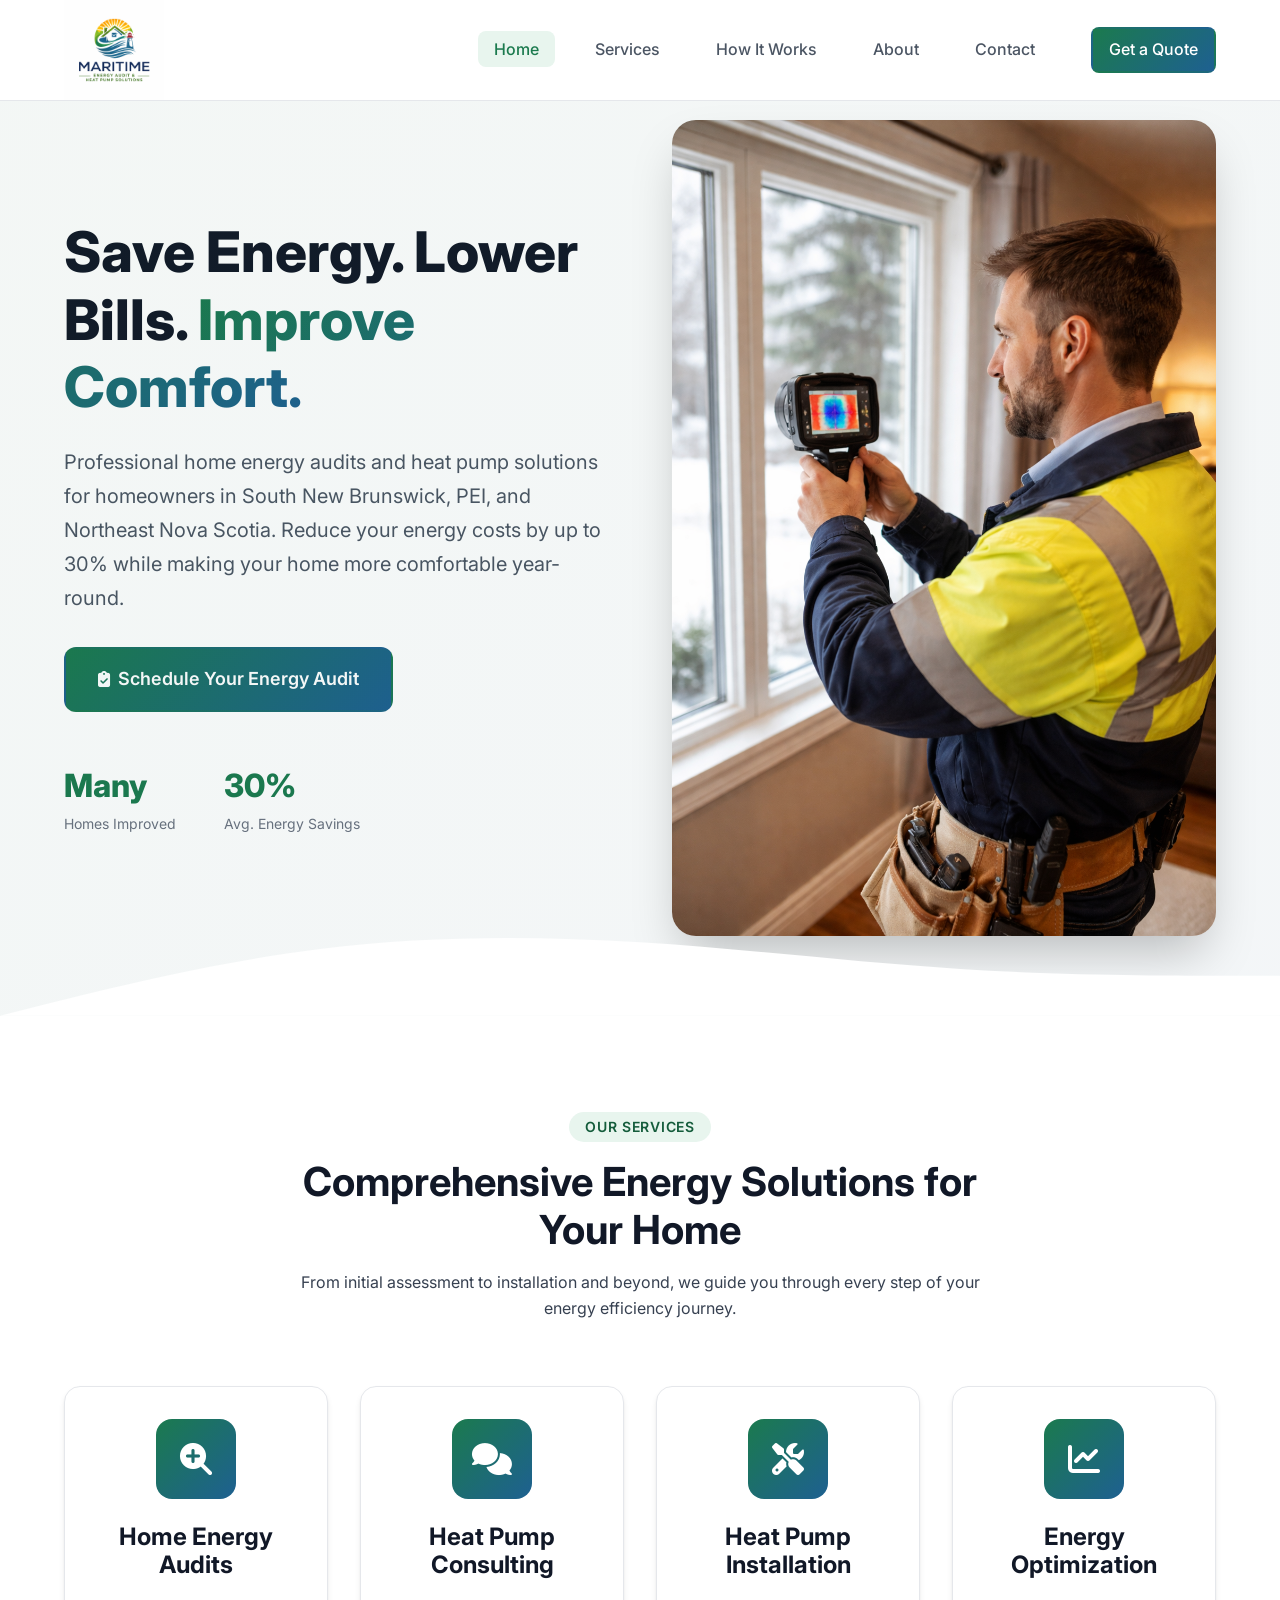
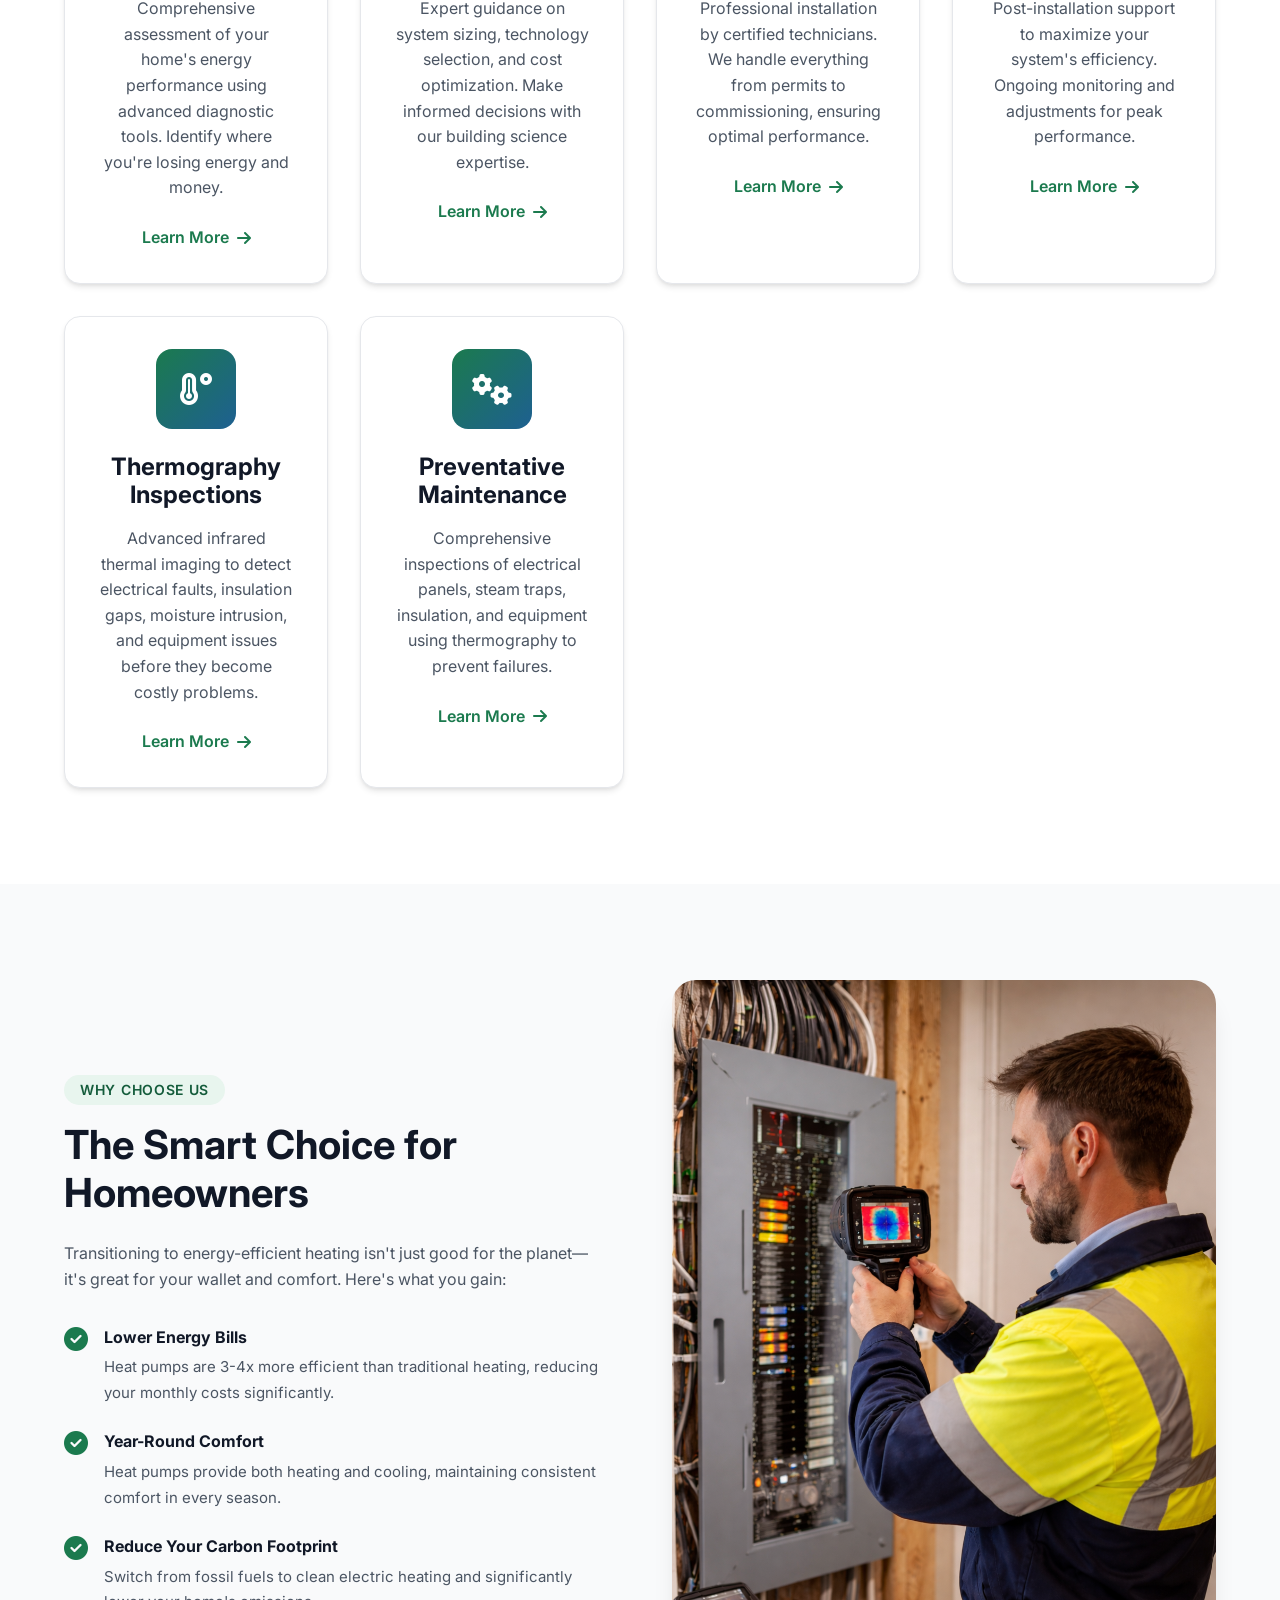
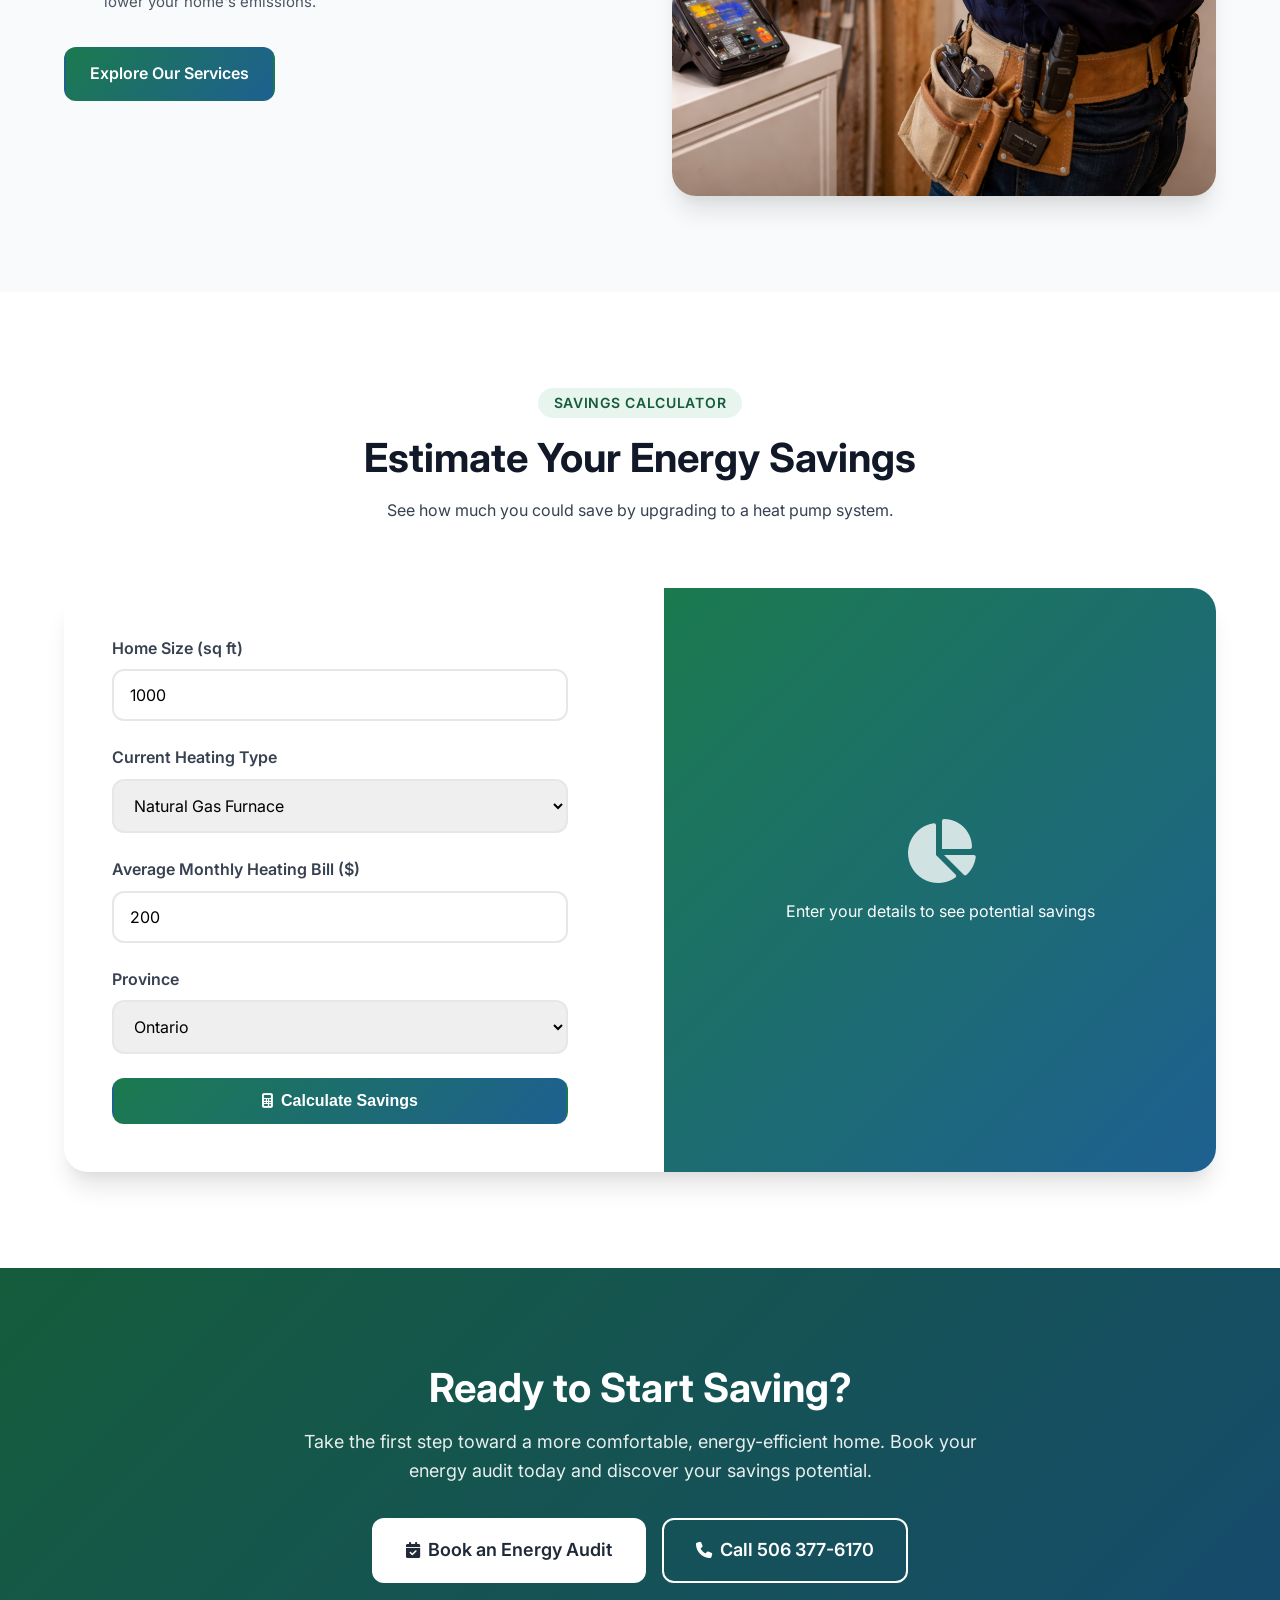
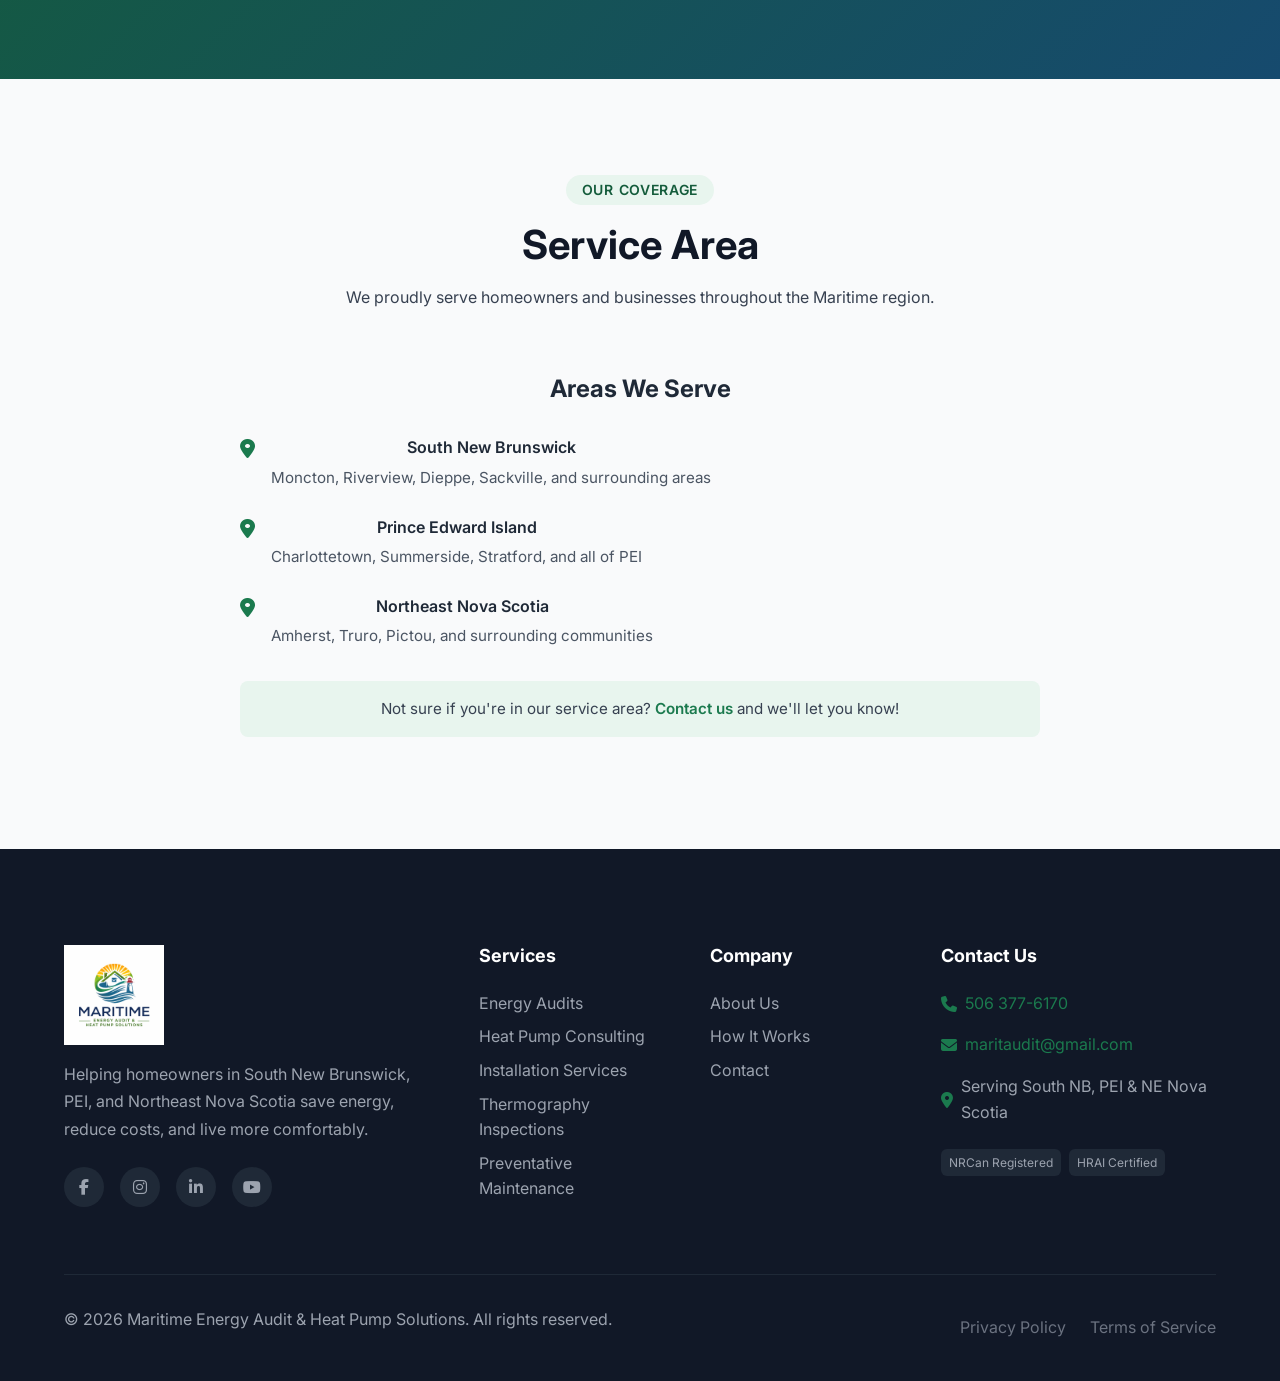
<file: index.html>
<!DOCTYPE html>
<html lang="en">
<head>
    <meta charset="UTF-8">
    <meta name="viewport" content="width=device-width, initial-scale=1.0">
    <meta name="description" content="Professional home energy audits, heat pump consulting, and installation services in South New Brunswick, PEI, and Northeast Nova Scotia. Save energy, lower bills, and improve home comfort with Maritime Energy Audit & Heat Pump Solutions.">
    <meta name="keywords" content="Energy Audit, Heat Pump Installation, Home Energy Efficiency, Heat Pump Consulting, South New Brunswick, PEI, Prince Edward Island, Northeast Nova Scotia, Moncton, Charlottetown">
    <meta name="author" content="Maritime Energy Audit & Heat Pump Solutions">
    <title>Maritime Energy Audit & Heat Pump Solutions | Energy Audits & Heat Pump Installation</title>
    <link rel="stylesheet" href="css/styles.css">
    <link rel="stylesheet" href="https://cdnjs.cloudflare.com/ajax/libs/font-awesome/6.4.0/css/all.min.css">
    <link href="https://fonts.googleapis.com/css2?family=Inter:wght@300;400;500;600;700;800&display=swap" rel="stylesheet">
</head>
<body>
    <!-- Navigation -->
    <nav class="navbar" id="navbar">
        <div class="container">
            <a href="index.html" class="logo">
                <img src="images/logo.png" alt="Maritime Energy Audit & Heat Pump Solutions" class="logo-img">
            </a>
            <button class="nav-toggle" id="navToggle" aria-label="Toggle navigation">
                <span></span>
                <span></span>
                <span></span>
            </button>
            <ul class="nav-menu" id="navMenu">
                <li><a href="index.html" class="active">Home</a></li>
                <li><a href="services.html">Services</a></li>
                <li><a href="how-it-works.html">How It Works</a></li>
                <li><a href="about.html">About</a></li>
                <li><a href="contact.html">Contact</a></li>
                <li><a href="contact.html" class="btn btn-primary btn-nav">Get a Quote</a></li>
            </ul>
        </div>
    </nav>

    <!-- Hero Section -->
    <section class="hero">
        <div class="hero-bg"></div>
        <div class="container">
            <div class="hero-content">
                <h1>Save Energy. Lower Bills. <span class="highlight">Improve Comfort.</span></h1>
                <p class="hero-subtitle">Professional home energy audits and heat pump solutions for homeowners in South New Brunswick, PEI, and Northeast Nova Scotia. Reduce your energy costs by up to 30% while making your home more comfortable year-round.</p>
                <div class="hero-buttons">
                    <a href="contact.html?service=audit" class="btn btn-primary btn-lg">
                        <i class="fas fa-clipboard-check"></i>
                        Schedule Your Energy Audit
                    </a>
                </div>
                <div class="hero-stats">
                    <div class="stat">
                        <span class="stat-number">Many</span>
                        <span class="stat-label">Homes Improved</span>
                    </div>
                    <div class="stat">
                        <span class="stat-number">30%</span>
                        <span class="stat-label">Avg. Energy Savings</span>
                    </div>
                </div>
            </div>
            <div class="hero-image">
                <img src="images/ChatGPT Image Apr 7, 2026, 09_31_38 AM.png" alt="Modern energy-efficient home with heat pump system" class="hero-img">
            </div>
        </div>
        <div class="hero-wave">
            <svg viewBox="0 0 1440 120" fill="none" xmlns="http://www.w3.org/2000/svg">
                <path d="M0 120L60 105C120 90 240 60 360 45C480 30 600 30 720 37.5C840 45 960 60 1080 67.5C1200 75 1320 75 1380 75L1440 75V120H1380C1320 120 1200 120 1080 120C960 120 840 120 720 120C600 120 480 120 360 120C240 120 120 120 60 120H0Z" fill="white"/>
            </svg>
        </div>
    </section>

    <!-- Services Overview -->
    <section class="services-overview section">
        <div class="container">
            <div class="section-header">
                <span class="section-tag">Our Services</span>
                <h2>Comprehensive Energy Solutions for Your Home</h2>
                <p>From initial assessment to installation and beyond, we guide you through every step of your energy efficiency journey.</p>
            </div>
            <div class="services-grid">
                <div class="service-card">
                    <div class="service-icon">
                        <i class="fas fa-search-plus"></i>
                    </div>
                    <h3>Home Energy Audits</h3>
                    <p>Comprehensive assessment of your home's energy performance using advanced diagnostic tools. Identify where you're losing energy and money.</p>
                    <a href="services.html#audits" class="btn-link">Learn More <i class="fas fa-arrow-right"></i></a>
                </div>
                <div class="service-card">
                    <div class="service-icon">
                        <i class="fas fa-comments"></i>
                    </div>
                    <h3>Heat Pump Consulting</h3>
                    <p>Expert guidance on system sizing, technology selection, and cost optimization. Make informed decisions with our building science expertise.</p>
                    <a href="services.html#consulting" class="btn-link">Learn More <i class="fas fa-arrow-right"></i></a>
                </div>
                <div class="service-card">
                    <div class="service-icon">
                        <i class="fas fa-tools"></i>
                    </div>
                    <h3>Heat Pump Installation</h3>
                    <p>Professional installation by certified technicians. We handle everything from permits to commissioning, ensuring optimal performance.</p>
                    <a href="services.html#installation" class="btn-link">Learn More <i class="fas fa-arrow-right"></i></a>
                </div>
                <div class="service-card">
                    <div class="service-icon">
                        <i class="fas fa-chart-line"></i>
                    </div>
                    <h3>Energy Optimization</h3>
                    <p>Post-installation support to maximize your system's efficiency. Ongoing monitoring and adjustments for peak performance.</p>
                    <a href="services.html#optimization" class="btn-link">Learn More <i class="fas fa-arrow-right"></i></a>
                </div>
                <div class="service-card">
                    <div class="service-icon">
                        <i class="fas fa-temperature-high"></i>
                    </div>
                    <h3>Thermography Inspections</h3>
                    <p>Advanced infrared thermal imaging to detect electrical faults, insulation gaps, moisture intrusion, and equipment issues before they become costly problems.</p>
                    <a href="services.html#thermography" class="btn-link">Learn More <i class="fas fa-arrow-right"></i></a>
                </div>
                <div class="service-card">
                    <div class="service-icon">
                        <i class="fas fa-cogs"></i>
                    </div>
                    <h3>Preventative Maintenance</h3>
                    <p>Comprehensive inspections of electrical panels, steam traps, insulation, and equipment using thermography to prevent failures.</p>
                    <a href="services.html#maintenance" class="btn-link">Learn More <i class="fas fa-arrow-right"></i></a>
                </div>
            </div>
        </div>
    </section>

    <!-- Benefits Section -->
    <section class="benefits section bg-light">
        <div class="container">
            <div class="benefits-content">
                <div class="benefits-text">
                    <span class="section-tag">Why Choose Us</span>
                    <h2>The Smart Choice for Homeowners</h2>
                    <p>Transitioning to energy-efficient heating isn't just good for the planet—it's great for your wallet and comfort. Here's what you gain:</p>
                    <ul class="benefits-list">
                        <li>
                            <i class="fas fa-check-circle"></i>
                            <div>
                                <strong>Lower Energy Bills</strong>
                                <span>Heat pumps are 3-4x more efficient than traditional heating, reducing your monthly costs significantly.</span>
                            </div>
                        </li>
                        <li>
                            <i class="fas fa-check-circle"></i>
                            <div>
                                <strong>Year-Round Comfort</strong>
                                <span>Heat pumps provide both heating and cooling, maintaining consistent comfort in every season.</span>
                            </div>
                        </li>
                        <li>
                            <i class="fas fa-check-circle"></i>
                            <div>
                                <strong>Reduce Your Carbon Footprint</strong>
                                <span>Switch from fossil fuels to clean electric heating and significantly lower your home's emissions.</span>
                            </div>
                        </li>
                    </ul>
                    <a href="services.html" class="btn btn-primary">Explore Our Services</a>
                </div>
                <div class="benefits-image">
                    <img src="images/ChatGPT Image Apr 7, 2026, 09_33_05 AM.png" alt="Family enjoying comfortable energy-efficient home" class="benefits-img">
                </div>
            </div>
        </div>
    </section>

    <!-- Energy Calculator -->
    <section class="calculator section" id="calculator">
        <div class="container">
            <div class="section-header">
                <span class="section-tag">Savings Calculator</span>
                <h2>Estimate Your Energy Savings</h2>
                <p>See how much you could save by upgrading to a heat pump system.</p>
            </div>
            <div class="calculator-container">
                <div class="calculator-form">
                    <div class="form-group">
                        <label for="homeSize">Home Size (sq ft)</label>
                        <input type="number" id="homeSize" placeholder="e.g., 1000" value="1000">
                    </div>
                    <div class="form-group">
                        <label for="heatingType">Current Heating Type</label>
                        <select id="heatingType">
                            <option value="gas">Natural Gas Furnace</option>
                            <option value="oil">Oil Furnace</option>
                            <option value="electric">Electric Baseboard</option>
                            <option value="propane">Propane</option>
                        </select>
                    </div>
                    <div class="form-group">
                        <label for="monthlyBill">Average Monthly Heating Bill ($)</label>
                        <input type="number" id="monthlyBill" placeholder="e.g., 200" value="200">
                    </div>
                    <div class="form-group">
                        <label for="province">Province</label>
                        <select id="province">
                            <option value="on">Ontario</option>
                            <option value="bc">British Columbia</option>
                            <option value="ab">Alberta</option>
                            <option value="qc">Quebec</option>
                            <option value="ns">Nova Scotia</option>
                            <option value="nb">New Brunswick</option>
                            <option value="other">Other</option>
                        </select>
                    </div>
                    <button type="button" class="btn btn-primary btn-block" onclick="calculateSavings()">
                        <i class="fas fa-calculator"></i> Calculate Savings
                    </button>
                </div>
                <div class="calculator-results" id="calculatorResults">
                    <div class="results-placeholder">
                        <i class="fas fa-chart-pie"></i>
                        <p>Enter your details to see potential savings</p>
                    </div>
                </div>
            </div>
        </div>
    </section>

    <!-- CTA Section -->
    <section class="cta section">
        <div class="container">
            <div class="cta-content">
                <h2>Ready to Start Saving?</h2>
                <p>Take the first step toward a more comfortable, energy-efficient home. Book your energy audit today and discover your savings potential.</p>
                <div class="cta-buttons">
                    <a href="contact.html?service=audit" class="btn btn-white btn-lg">
                        <i class="fas fa-calendar-check"></i>
                        Book an Energy Audit
                    </a>
                    <a href="tel:1-506-377-6170" class="btn btn-outline-white btn-lg">
                        <i class="fas fa-phone"></i>
                        Call 506 377-6170
                    </a>
                </div>
            </div>
        </div>
    </section>

    <!-- Service Area Section -->
    <section class="service-area section bg-light">
        <div class="container">
            <div class="section-header">
                <span class="section-tag">Our Coverage</span>
                <h2>Service Area</h2>
                <p>We proudly serve homeowners and businesses throughout the Maritime region.</p>
            </div>
            <div class="service-area-content">
                <div class="service-area-details">
                    <h3>Areas We Serve</h3>
                    <div class="area-list">
                        <div class="area-item">
                            <i class="fas fa-map-marker-alt"></i>
                            <div>
                                <strong>South New Brunswick</strong>
                                <span>Moncton, Riverview, Dieppe, Sackville, and surrounding areas</span>
                            </div>
                        </div>
                        <div class="area-item">
                            <i class="fas fa-map-marker-alt"></i>
                            <div>
                                <strong>Prince Edward Island</strong>
                                <span>Charlottetown, Summerside, Stratford, and all of PEI</span>
                            </div>
                        </div>
                        <div class="area-item">
                            <i class="fas fa-map-marker-alt"></i>
                            <div>
                                <strong>Northeast Nova Scotia</strong>
                                <span>Amherst, Truro, Pictou, and surrounding communities</span>
                            </div>
                        </div>
                    </div>
                    <p class="area-note">Not sure if you're in our service area? <a href="contact.html">Contact us</a> and we'll let you know!</p>
                </div>
            </div>
        </div>
    </section>

    <!-- Footer -->
    <footer class="footer">
        <div class="container">
            <div class="footer-grid">
                <div class="footer-brand">
                    <a href="index.html" class="logo">
                        <img src="images/logo.png" alt="Maritime Energy Audit & Heat Pump Solutions" class="logo-img">
                    </a>
                    <p>Helping homeowners in South New Brunswick, PEI, and Northeast Nova Scotia save energy, reduce costs, and live more comfortably.</p>
                    <div class="social-links">
                        <a href="#" aria-label="Facebook"><i class="fab fa-facebook-f"></i></a>
                        <a href="#" aria-label="Instagram"><i class="fab fa-instagram"></i></a>
                        <a href="#" aria-label="LinkedIn"><i class="fab fa-linkedin-in"></i></a>
                        <a href="#" aria-label="YouTube"><i class="fab fa-youtube"></i></a>
                    </div>
                </div>
                <div class="footer-links">
                    <h4>Services</h4>
                    <ul>
                        <li><a href="services.html#audits">Energy Audits</a></li>
                        <li><a href="services.html#consulting">Heat Pump Consulting</a></li>
                        <li><a href="services.html#installation">Installation Services</a></li>
                        <li><a href="services.html#thermography">Thermography Inspections</a></li>
                        <li><a href="services.html#maintenance">Preventative Maintenance</a></li>
                    </ul>
                </div>
                <div class="footer-links">
                    <h4>Company</h4>
                    <ul>
                        <li><a href="about.html">About Us</a></li>
                        <li><a href="how-it-works.html">How It Works</a></li>
                        <li><a href="contact.html">Contact</a></li>
                    </ul>
                </div>
                <div class="footer-contact">
                    <h4>Contact Us</h4>
                    <ul>
                        <li>
                            <i class="fas fa-phone"></i>
                            <a href="tel:+15063776170">506 377-6170</a>
                        </li>
                        <li>
                            <i class="fas fa-envelope"></i>
                            <a href="mailto:maritaudit@gmail.com">maritaudit@gmail.com</a>
                        </li>
                        <li><i class="fas fa-map-marker-alt"></i> Serving South NB, PEI & NE Nova Scotia</li>
                    </ul>
                    <div class="certifications">
                        <span class="cert-badge">NRCan Registered</span>
                        <span class="cert-badge">HRAI Certified</span>
                    </div>
                </div>
            </div>
            <div class="footer-bottom">
                <p>&copy; 2026 Maritime Energy Audit & Heat Pump Solutions. All rights reserved.</p>
                <div class="footer-legal">
                    <a href="privacy-policy.html">Privacy Policy</a>
                    <a href="terms-of-service.html">Terms of Service</a>
                </div>
            </div>
        </div>
    </footer>

    <script src="js/main.js"></script>
</body>
</html>
</file>
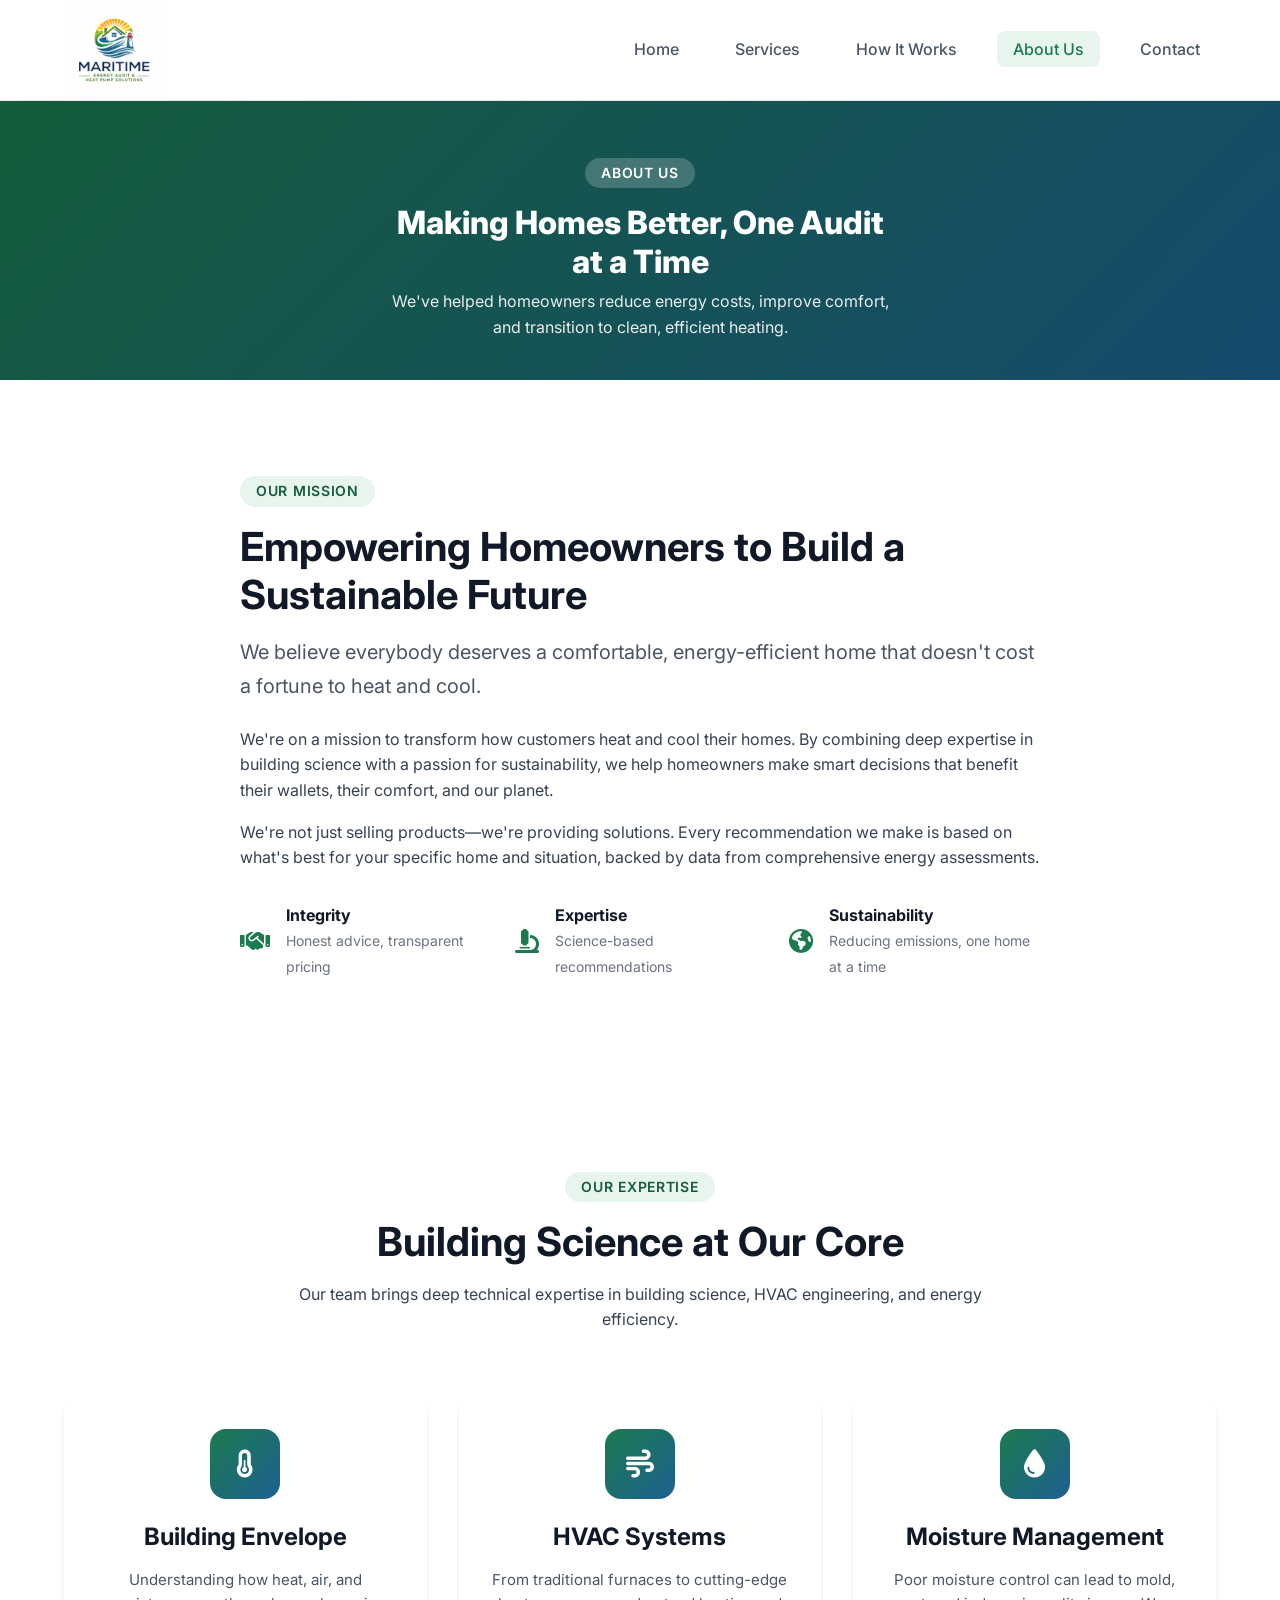
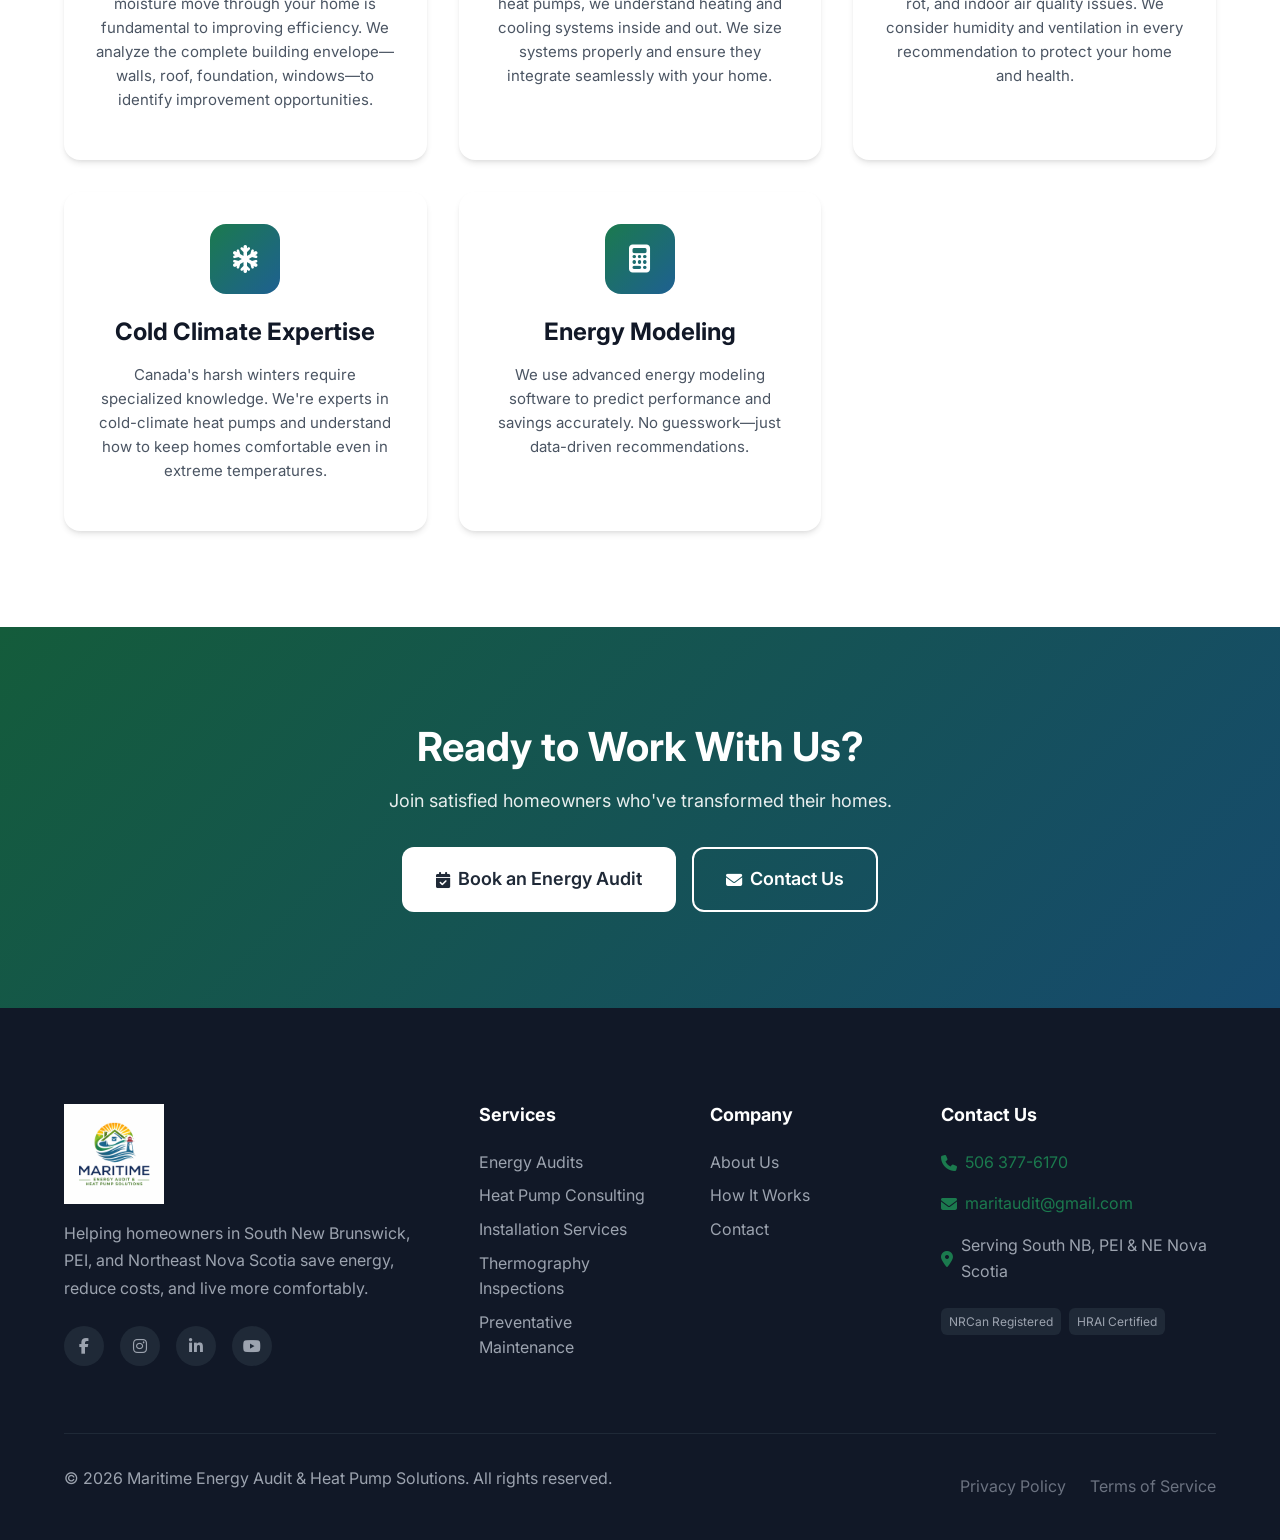
<file: about.html>
<!DOCTYPE html>
<html lang="en">
<head>
    <meta charset="UTF-8">
    <meta name="viewport" content="width=device-width, initial-scale=1.0">
    <meta name="description" content="Learn about Maritime Energy Audit & Heat Pump Solutions - the Maritimes' trusted provider of home energy audits, heat pump consulting, and installation servi                <h2>Join satisfied homeowners who've transformed their homes with Maritime Energy Solutions.</h2>es.">
    <meta name="keywords" content="About Maritime Energy, Energy Efficiency Company Maritimes, Heat Pump Experts, Building Science, Nova Scotia, New Brunswick, PEI">
    <title>About Us | Maritime Energy Audit & Heat Pump Solutions</title>
    <link rel="stylesheet" href="css/styles.css">
    <link rel="stylesheet" href="https://cdnjs.cloudflare.com/ajax/libs/font-awesome/6.4.0/css/all.min.css">
    <link href="https://fonts.googleapis.com/css2?family=Inter:wght@300;400;500;600;700;800&display=swap" rel="stylesheet">
</head>
<body>
    <!-- Navigation -->
    <nav class="navbar" id="navbar">
        <div class="container">
            <a href="index.html" class="logo">
                <img src="images/logo.png" alt="Maritime Energy Audit & Heat Pump Solutions" class="logo-img">
            </a>
            <button class="nav-toggle" id="navToggle" aria-label="Toggle navigation">
                <span></span>
                <span></span>
                <span></span>
            </button>
            <ul class="nav-menu" id="navMenu">
                <li><a href="index.html">Home</a></li>
                <li><a href="services.html">Services</a></li>
                <li><a href="how-it-works.html">How It Works</a></li>
                
                <li><a href="about.html" class="active">About Us</a></li>
                <li><a href="contact.html">Contact</a></li>
            </ul>
        </div>
    </nav>

    <!-- Page Hero -->
    <section class="page-hero about-hero">
        <div class="container">
            <div class="page-hero-content">
                <span class="section-tag">About Us</span>
                <h1>Making Homes Better, One Audit at a Time</h1>
                <p> We've helped homeowners reduce energy costs, improve comfort, and transition to clean, efficient heating.</p>
            </div>
        </div>
    </section>

    <!-- Mission Section -->
    <section class="mission-section section">
        <div class="container">
            <div class="mission-grid">
                <div class="mission-content">
                    <span class="section-tag">Our Mission</span>
                    <h2>Empowering Homeowners to Build a Sustainable Future</h2>
                    <p class="lead">We believe everybody deserves a comfortable, energy-efficient home that doesn't cost a fortune to heat and cool.</p>
                    <p>We're on a mission to transform how customers heat and cool their homes. By combining deep expertise in building science with a passion for sustainability, we help homeowners make smart decisions that benefit their wallets, their comfort, and our planet.</p>
                    <p>We're not just selling products—we're providing solutions. Every recommendation we make is based on what's best for your specific home and situation, backed by data from comprehensive energy assessments.</p>
                    <div class="mission-values">
                        <div class="value-item">
                            <i class="fas fa-handshake"></i>
                            <div>
                                <strong>Integrity</strong>
                                <span>Honest advice, transparent pricing</span>
                            </div>
                        </div>
                        <div class="value-item">
                            <i class="fas fa-microscope"></i>
                            <div>
                                <strong>Expertise</strong>
                                <span>Science-based recommendations</span>
                            </div>
                        </div>
                        <div class="value-item">
                            <i class="fas fa-globe-americas"></i>
                            <div>
                                <strong>Sustainability</strong>
                                <span>Reducing emissions, one home at a time</span>
                            </div>
                        </div>
                    </div>
                </div>
            </div>
        </div>
    </section>

    <!-- Expertise Section -->
    <section class="expertise-section section">
        <div class="container">
            <div class="section-header">
                <span class="section-tag">Our Expertise</span>
                <h2>Building Science at Our Core</h2>
                <p>Our team brings deep technical expertise in building science, HVAC engineering, and energy efficiency.</p>
            </div>
            <div class="expertise-grid">
                <div class="expertise-card">
                    <div class="expertise-icon">
                        <i class="fas fa-thermometer-half"></i>
                    </div>
                    <h3>Building Envelope</h3>
                    <p>Understanding how heat, air, and moisture move through your home is fundamental to improving efficiency. We analyze the complete building envelope—walls, roof, foundation, windows—to identify improvement opportunities.</p>
                </div>
                <div class="expertise-card">
                    <div class="expertise-icon">
                        <i class="fas fa-wind"></i>
                    </div>
                    <h3>HVAC Systems</h3>
                    <p>From traditional furnaces to cutting-edge heat pumps, we understand heating and cooling systems inside and out. We size systems properly and ensure they integrate seamlessly with your home.</p>
                </div>
                <div class="expertise-card">
                    <div class="expertise-icon">
                        <i class="fas fa-tint"></i>
                    </div>
                    <h3>Moisture Management</h3>
                    <p>Poor moisture control can lead to mold, rot, and indoor air quality issues. We consider humidity and ventilation in every recommendation to protect your home and health.</p>
                </div>
                <div class="expertise-card">
                    <div class="expertise-icon">
                        <i class="fas fa-snowflake"></i>
                    </div>
                    <h3>Cold Climate Expertise</h3>
                    <p>Canada's harsh winters require specialized knowledge. We're experts in cold-climate heat pumps and understand how to keep homes comfortable even in extreme temperatures.</p>
                </div>
                <div class="expertise-card">
                    <div class="expertise-icon">
                        <i class="fas fa-calculator"></i>
                    </div>
                    <h3>Energy Modeling</h3>
                    <p>We use advanced energy modeling software to predict performance and savings accurately. No guesswork—just data-driven recommendations.</p>
                </div>
            </div>
        </div>
    </section>

    <!-- CTA Section -->
    <section class="cta section">
        <div class="container">
            <div class="cta-content">
                <h2>Ready to Work With Us?</h2>
                <p>Join satisfied homeowners who've transformed their homes.</p>
                <div class="cta-buttons">
                    <a href="contact.html?service=audit" class="btn btn-white btn-lg">
                        <i class="fas fa-calendar-check"></i>
                        Book an Energy Audit
                    </a>
                    <a href="contact.html" class="btn btn-outline-white btn-lg">
                        <i class="fas fa-envelope"></i>
                        Contact Us
                    </a>
                </div>
            </div>
        </div>
    </section>

    <!-- Footer -->
    <footer class="footer">
        <div class="container">
            <div class="footer-grid">
                <div class="footer-brand">
                    <a href="index.html" class="logo">
                        <img src="images/logo.png" alt="Maritime Energy Audit & Heat Pump Solutions" class="logo-img">
                    </a>
                    <p>Helping homeowners in South New Brunswick, PEI, and Northeast Nova Scotia save energy, reduce costs, and live more comfortably.</p>
                    <div class="social-links">
                        <a href="#" aria-label="Facebook"><i class="fab fa-facebook-f"></i></a>
                        <a href="#" aria-label="Instagram"><i class="fab fa-instagram"></i></a>
                        <a href="#" aria-label="LinkedIn"><i class="fab fa-linkedin-in"></i></a>
                        <a href="#" aria-label="YouTube"><i class="fab fa-youtube"></i></a>
                    </div>
                </div>
                <div class="footer-links">
                    <h4>Services</h4>
                    <ul>
                        <li><a href="services.html#audits">Energy Audits</a></li>
                        <li><a href="services.html#consulting">Heat Pump Consulting</a></li>
                        <li><a href="services.html#installation">Installation Services</a></li>
                        <li><a href="services.html#thermography">Thermography Inspections</a></li>
                        <li><a href="services.html#maintenance">Preventative Maintenance</a></li>
                    </ul>
                </div>
                <div class="footer-links">
                    <h4>Company</h4>
                    <ul>
                        <li><a href="about.html">About Us</a></li>
                        <li><a href="how-it-works.html">How It Works</a></li>
                        
                        <li><a href="contact.html">Contact</a></li>
                    </ul>
                </div>
                <div class="footer-contact">
                    <h4>Contact Us</h4>
                    <ul>
                        <li>
                            <i class="fas fa-phone"></i>
                            <a href="tel:+15063776170">506 377-6170</a>
                        </li>
                        <li>
                            <i class="fas fa-envelope"></i>
                            <a href="mailto:maritaudit@gmail.com">maritaudit@gmail.com</a>
                        </li>
                        <li><i class="fas fa-map-marker-alt"></i> Serving South NB, PEI & NE Nova Scotia</li>
                    </ul>
                    <div class="certifications">
                        <span class="cert-badge">NRCan Registered</span>
                        <span class="cert-badge">HRAI Certified</span>
                    </div>
                </div>
            </div>
            <div class="footer-bottom">
                <p>&copy; 2026 Maritime Energy Audit & Heat Pump Solutions. All rights reserved.</p>
                <div class="footer-legal">
                    <a href="privacy-policy.html">Privacy Policy</a>
                    <a href="terms-of-service.html">Terms of Service</a>
                </div>
            </div>
        </div>
    </footer>

    <script src="js/main.js"></script>
</body>
</html>
</file>
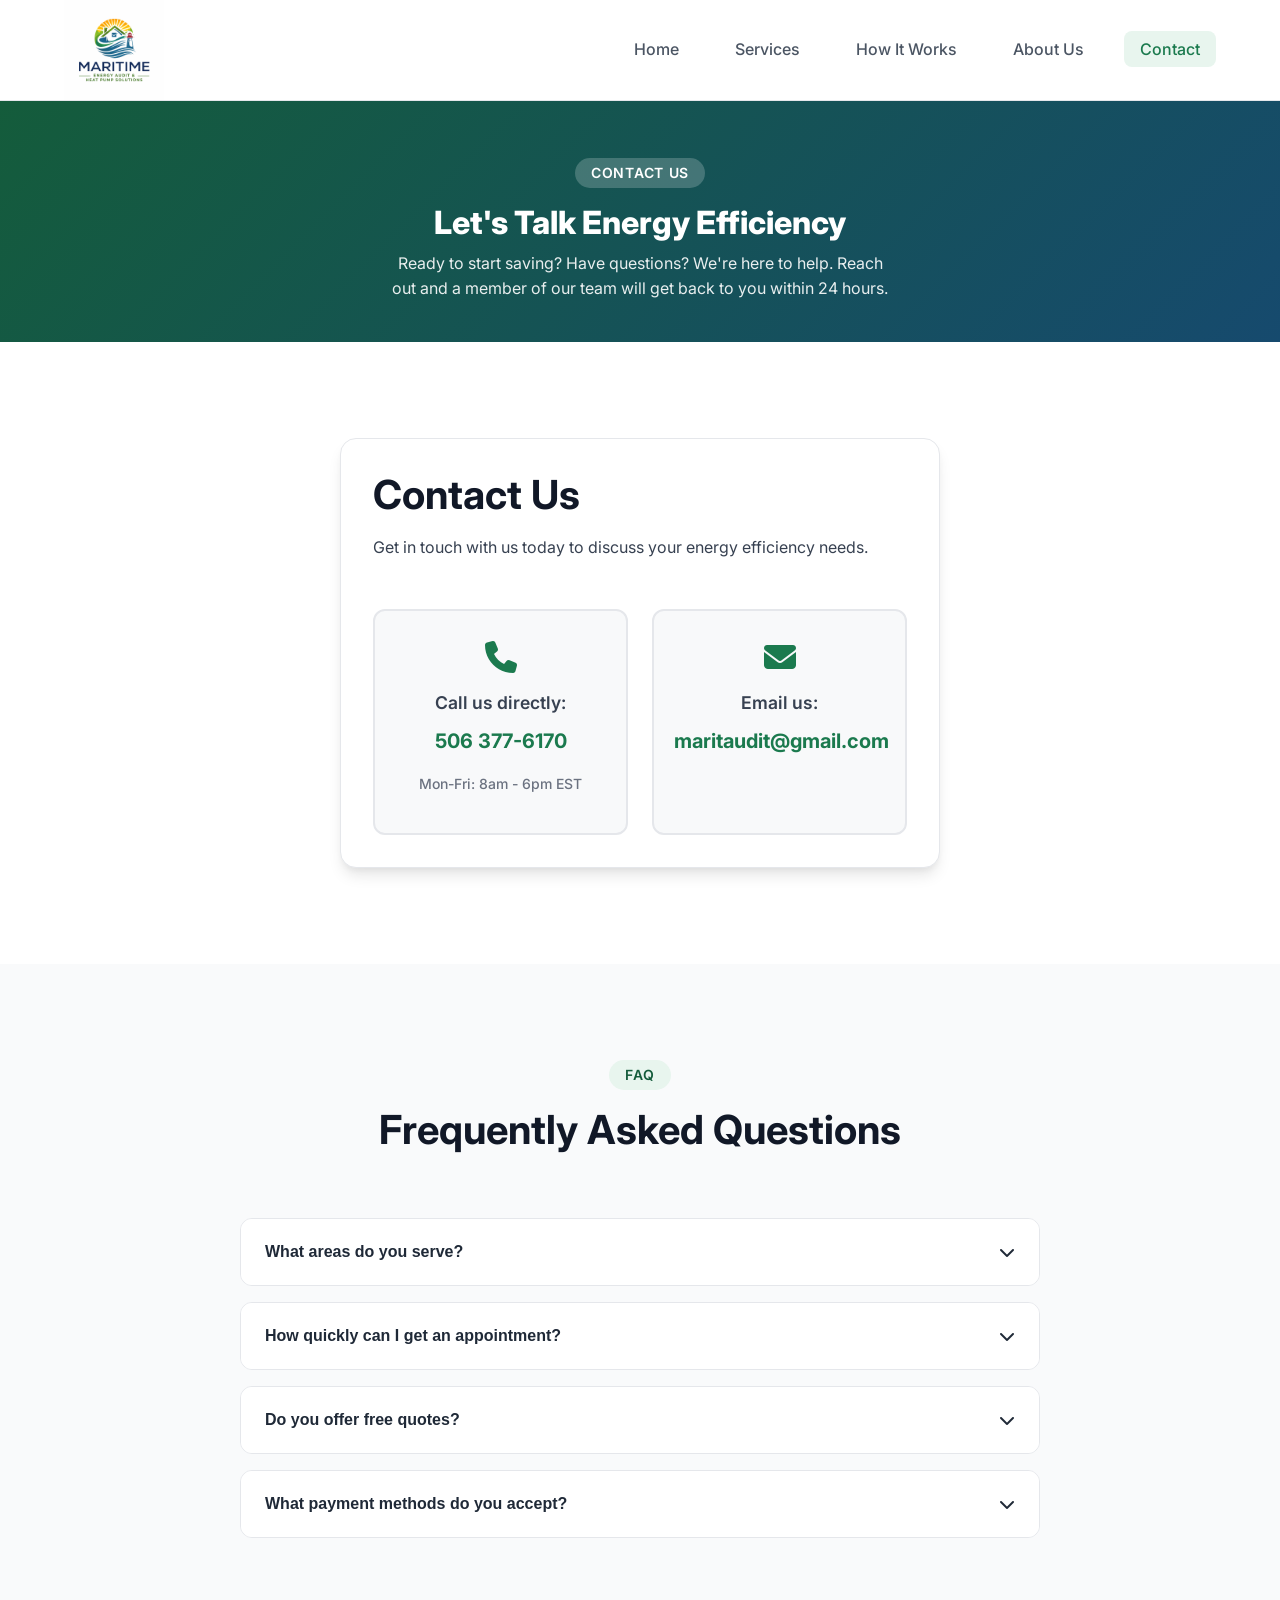
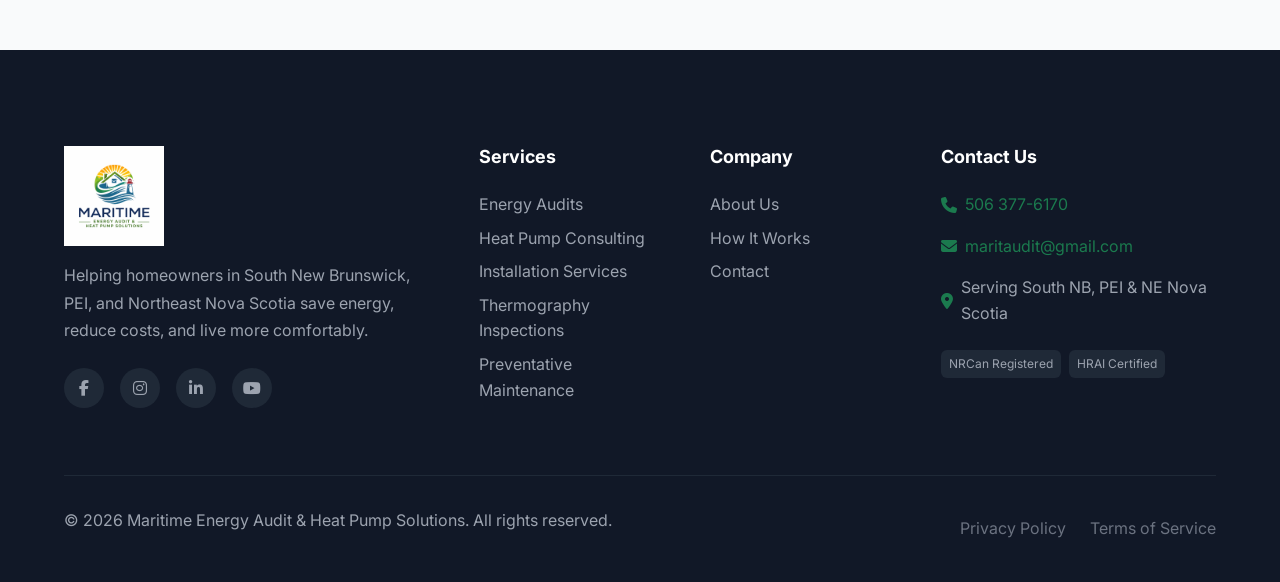
<file: contact.html>
<!DOCTYPE html>
<html lang="en">
<head>
    <meta charset="UTF-8">
    <meta name="viewport" content="width=device-width, initial-scale=1.0">
    <meta name="description" content="Contact Maritime Energy Audit & Heat Pump Solutions for energy audits, heat pump quotes, and consultation. Serving South New Brunswick, PEI, and Northeast Nova Scotia.">
    <meta name="keywords" content="Contact Energy Auditor, Heat Pump Quote, Energy Efficiency Consultation, South New Brunswick, PEI, Northeast Nova Scotia, Moncton, Charlottetown">
    <title>Contact Us | Maritime Energy Audit & Heat Pump Solutions</title>
    <link rel="stylesheet" href="css/styles.css">
    <link rel="stylesheet" href="https://cdnjs.cloudflare.com/ajax/libs/font-awesome/6.4.0/css/all.min.css">
    <link href="https://fonts.googleapis.com/css2?family=Inter:wght@300;400;500;600;700;800&display=swap" rel="stylesheet">
</head>
<body>
    <!-- Navigation -->
    <nav class="navbar" id="navbar">
        <div class="container">
            <a href="index.html" class="logo">
                <img src="images/logo.png" alt="Maritime Energy Audit & Heat Pump Solutions" class="logo-img">
            </a>
            <button class="nav-toggle" id="navToggle" aria-label="Toggle navigation">
                <span></span>
                <span></span>
                <span></span>
            </button>
            <ul class="nav-menu" id="navMenu">
                <li><a href="index.html">Home</a></li>
                <li><a href="services.html">Services</a></li>
                <li><a href="how-it-works.html">How It Works</a></li>
                
                <li><a href="about.html">About Us</a></li>
                <li><a href="contact.html" class="active">Contact</a></li>
            </ul>
        </div>
    </nav>

    <!-- Page Hero -->
    <section class="page-hero contact-hero">
        <div class="container">
            <div class="page-hero-content">
                <span class="section-tag">Contact Us</span>
                <h1>Let's Talk Energy Efficiency</h1>
                <p>Ready to start saving? Have questions? We're here to help. Reach out and a member of our team will get back to you within 24 hours.</p>
            </div>
        </div>
    </section>

    <!-- Contact Section -->
    <section class="contact-section section">
        <div class="container">
            <div class="contact-grid">
                <!-- Contact Information -->
                <div class="contact-form-wrapper">
                    <div class="form-header">
                        <h2>Contact Us</h2>
                        <p>Get in touch with us today to discuss your energy efficiency needs.</p>
                    </div>
                    <div class="contact-info-horizontal">
                        <div style="text-align: center; padding: 30px 20px; background: #f8f9fa; border-radius: 12px; flex: 1;">
                            <i class="fas fa-phone" style="font-size: 2rem; color: #28a745; margin-bottom: 15px;"></i>
                            <p style="font-size: 1.1rem; margin-bottom: 5px; font-weight: 600;">Call us directly:</p>
                            <a href="tel:+15063776170" style="font-size: 1.3rem; color: #28a745; text-decoration: none; font-weight: bold;">506 377-6170</a>
                            <p style="margin-top: 15px; color: #666;">Mon-Fri: 8am - 6pm EST</p>
                        </div>
                        <div style="text-align: center; padding: 30px 20px; background: #f8f9fa; border-radius: 12px; flex: 1;">
                            <i class="fas fa-envelope" style="font-size: 2rem; color: #28a745; margin-bottom: 15px;"></i>
                            <p style="font-size: 1.1rem; margin-bottom: 5px; font-weight: 600;">Email us:</p>
                            <a href="mailto:maritaudit@gmail.com" style="font-size: 1.3rem; color: #28a745; text-decoration: none; font-weight: bold;">maritaudit@gmail.com</a>
                        </div>
                    </div>
                </div>

                <!-- Contact Info Sidebar -->
                <div class="contact-sidebar">
                </div>
            </div>
        </div>
    </section>

    <!-- FAQ Section -->
    <section class="contact-faq section bg-light">
        <div class="container">
            <div class="section-header">
                <span class="section-tag">FAQ</span>
                <h2>Frequently Asked Questions</h2>
            </div>
            <div class="faq-grid">
                <div class="faq-item">
                    <button class="faq-question">
                        <span>What areas do you serve?</span>
                        <i class="fas fa-chevron-down"></i>
                    </button>
                    <div class="faq-answer">
                        <p>We serve homeowners in South New Brunswick, Prince Edward Island, and Northeast Nova Scotia. This includes the Moncton area, Charlottetown, and surrounding communities.</p>
                    </div>
                </div>
                <div class="faq-item">
                    <button class="faq-question">
                        <span>How quickly can I get an appointment?</span>
                        <i class="fas fa-chevron-down"></i>
                    </button>
                    <div class="faq-answer">
                        <p>Typically, we can schedule an energy audit within 1-2 weeks, depending on your location and season. During peak times (spring and fall), appointments may book up faster, so we recommend booking early.</p>
                    </div>
                </div>
                <div class="faq-item">
                    <button class="faq-question">
                        <span>Do you offer free quotes?</span>
                        <i class="fas fa-chevron-down"></i>
                    </button>
                    <div class="faq-answer">
                        <p>Yes! We offer free initial consultations by phone to discuss your needs and provide a preliminary estimate. For detailed heat pump quotes, we recommend an energy audit first to ensure accurate sizing and recommendations.</p>
                    </div>
                </div>
                <div class="faq-item">
                    <button class="faq-question">
                        <span>What payment methods do you accept?</span>
                        <i class="fas fa-chevron-down"></i>
                    </button>
                    <div class="faq-answer">
                        <p>We accept all major credit cards, debit, e-transfer, and cheque.</p>
                    </div>
                </div>
            </div>
        </div>
    </section>

    <!-- Footer -->
    <footer class="footer">
        <div class="container">
            <div class="footer-grid">
                <div class="footer-brand">
                    <a href="index.html" class="logo">
                        <img src="images/logo.png" alt="Maritime Energy Audit & Heat Pump Solutions" class="logo-img">
                    </a>
                    <p>Helping homeowners in South New Brunswick, PEI, and Northeast Nova Scotia save energy, reduce costs, and live more comfortably.</p>
                    <div class="social-links">
                        <a href="#" aria-label="Facebook"><i class="fab fa-facebook-f"></i></a>
                        <a href="#" aria-label="Instagram"><i class="fab fa-instagram"></i></a>
                        <a href="#" aria-label="LinkedIn"><i class="fab fa-linkedin-in"></i></a>
                        <a href="#" aria-label="YouTube"><i class="fab fa-youtube"></i></a>
                    </div>
                </div>
                <div class="footer-links">
                    <h4>Services</h4>
                    <ul>
                        <li><a href="services.html#audits">Energy Audits</a></li>
                        <li><a href="services.html#consulting">Heat Pump Consulting</a></li>
                        <li><a href="services.html#installation">Installation Services</a></li>
                        <li><a href="services.html#thermography">Thermography Inspections</a></li>
                        <li><a href="services.html#maintenance">Preventative Maintenance</a></li>
                    </ul>
                </div>
                <div class="footer-links">
                    <h4>Company</h4>
                    <ul>
                        <li><a href="about.html">About Us</a></li>
                        <li><a href="how-it-works.html">How It Works</a></li>
                        
                        <li><a href="contact.html">Contact</a></li>
                    </ul>
                </div>
                <div class="footer-contact">
                    <h4>Contact Us</h4>
                    <ul>
                        <li>
                            <i class="fas fa-phone"></i>
                            <a href="tel:+15063776170">506 377-6170</a>
                        </li>
                        <li>
                            <i class="fas fa-envelope"></i>
                            <a href="mailto:maritaudit@gmail.com">maritaudit@gmail.com</a>
                        </li>
                        <li><i class="fas fa-map-marker-alt"></i> Serving South NB, PEI & NE Nova Scotia</li>
                    </ul>
                    <div class="certifications">
                        <span class="cert-badge">NRCan Registered</span>
                        <span class="cert-badge">HRAI Certified</span>
                    </div>
                </div>
            </div>
            <div class="footer-bottom">
                <p>&copy; 2026 Maritime Energy Audit & Heat Pump Solutions. All rights reserved.</p>
                <div class="footer-legal">
                    <a href="privacy-policy.html">Privacy Policy</a>
                    <a href="terms-of-service.html">Terms of Service</a>
                </div>
            </div>
        </div>
    </footer>

    <script src="js/main.js"></script>
    <script>
        // Pre-fill service selection from URL parameter
        document.addEventListener('DOMContentLoaded', function() {
            const urlParams = new URLSearchParams(window.location.search);
            const service = urlParams.get('service');
            if (service) {
                const serviceSelect = document.getElementById('service');
                if (serviceSelect) {
                    serviceSelect.value = service;
                }
            }
        });
    </script>
</body>
</html>
</file>
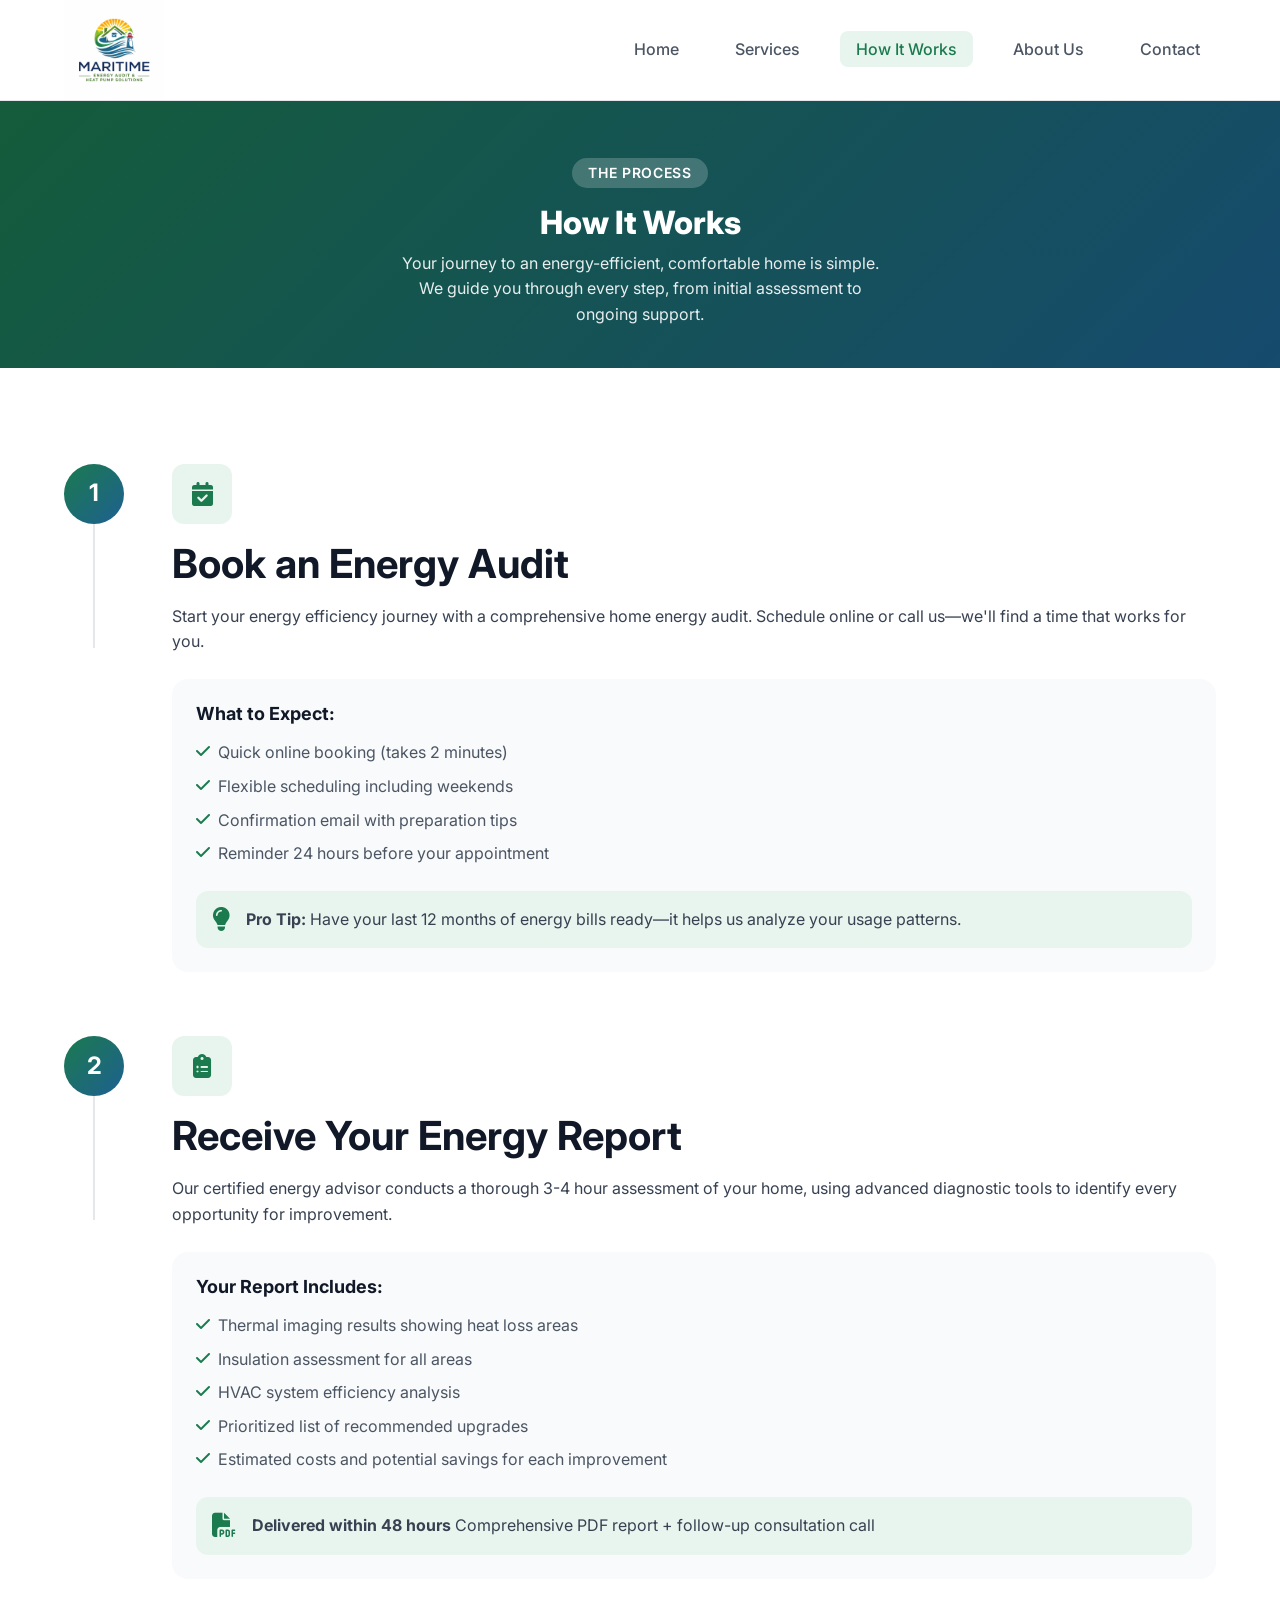
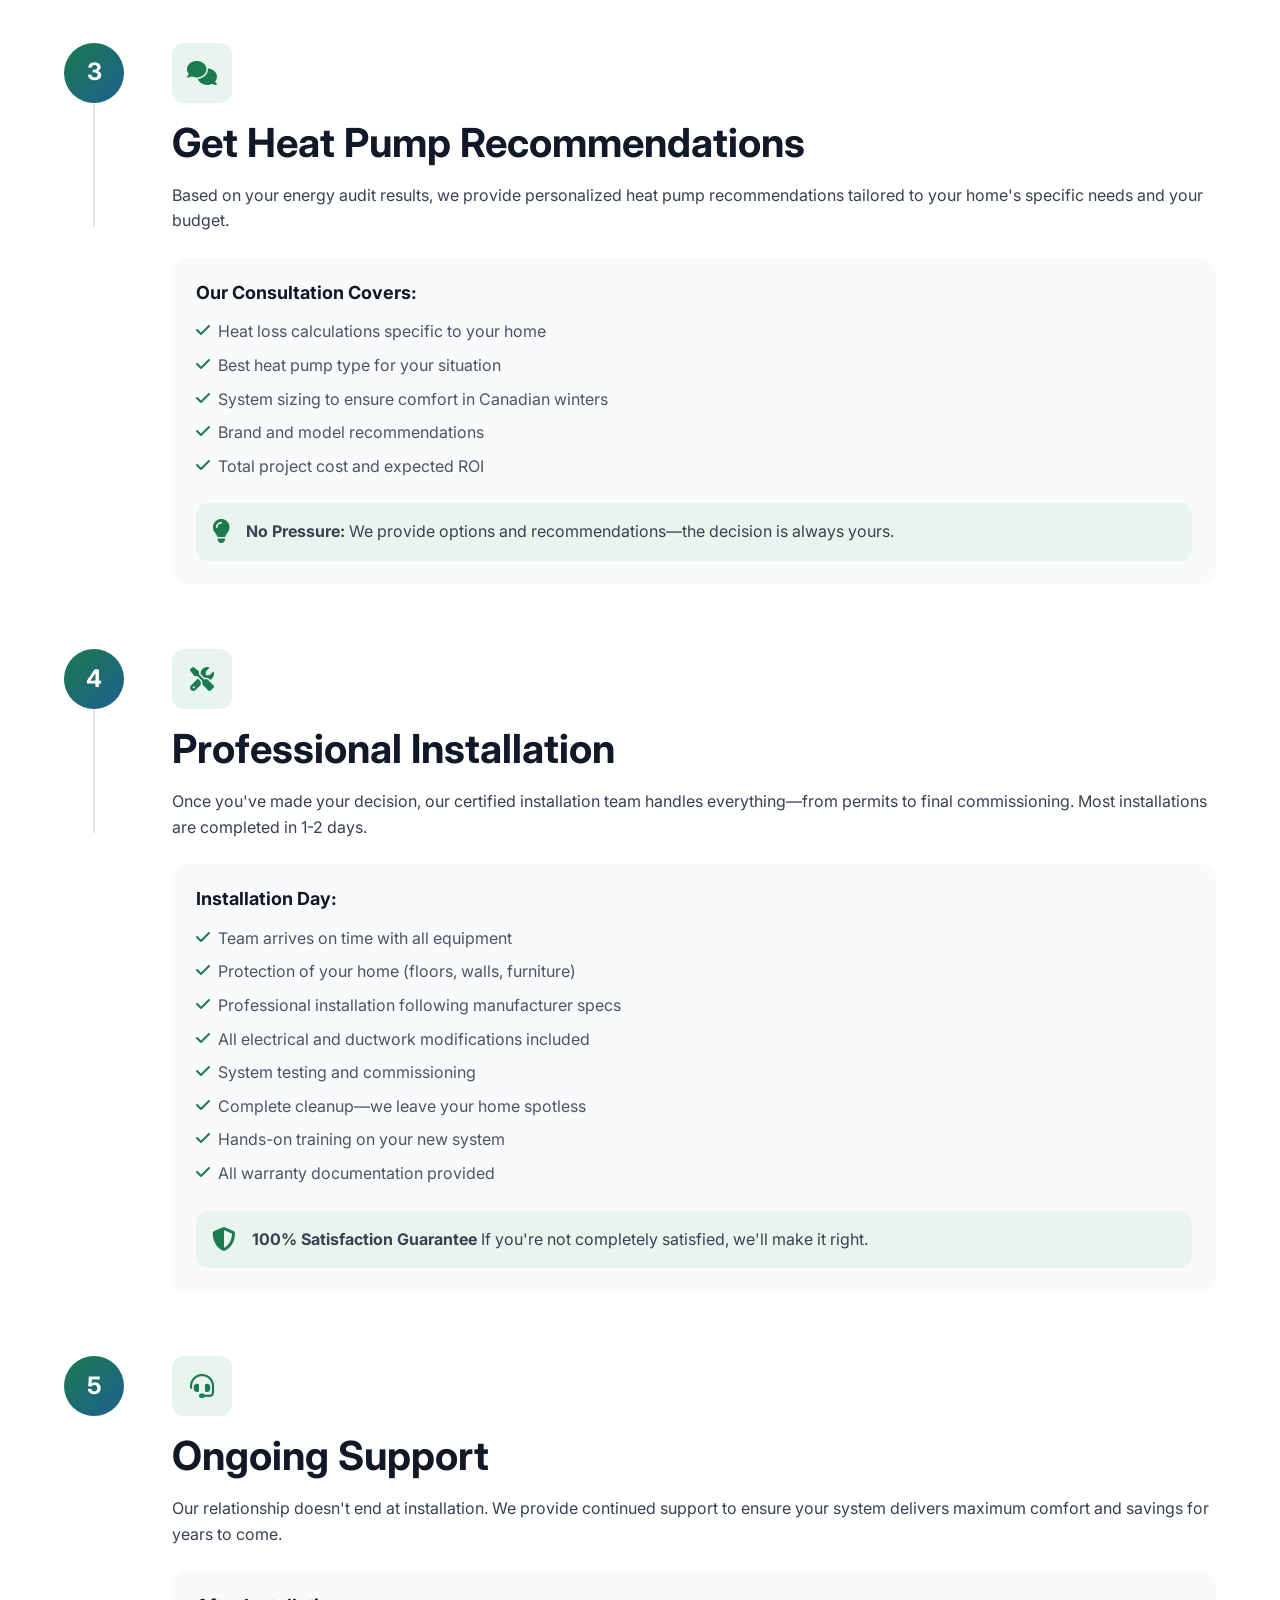
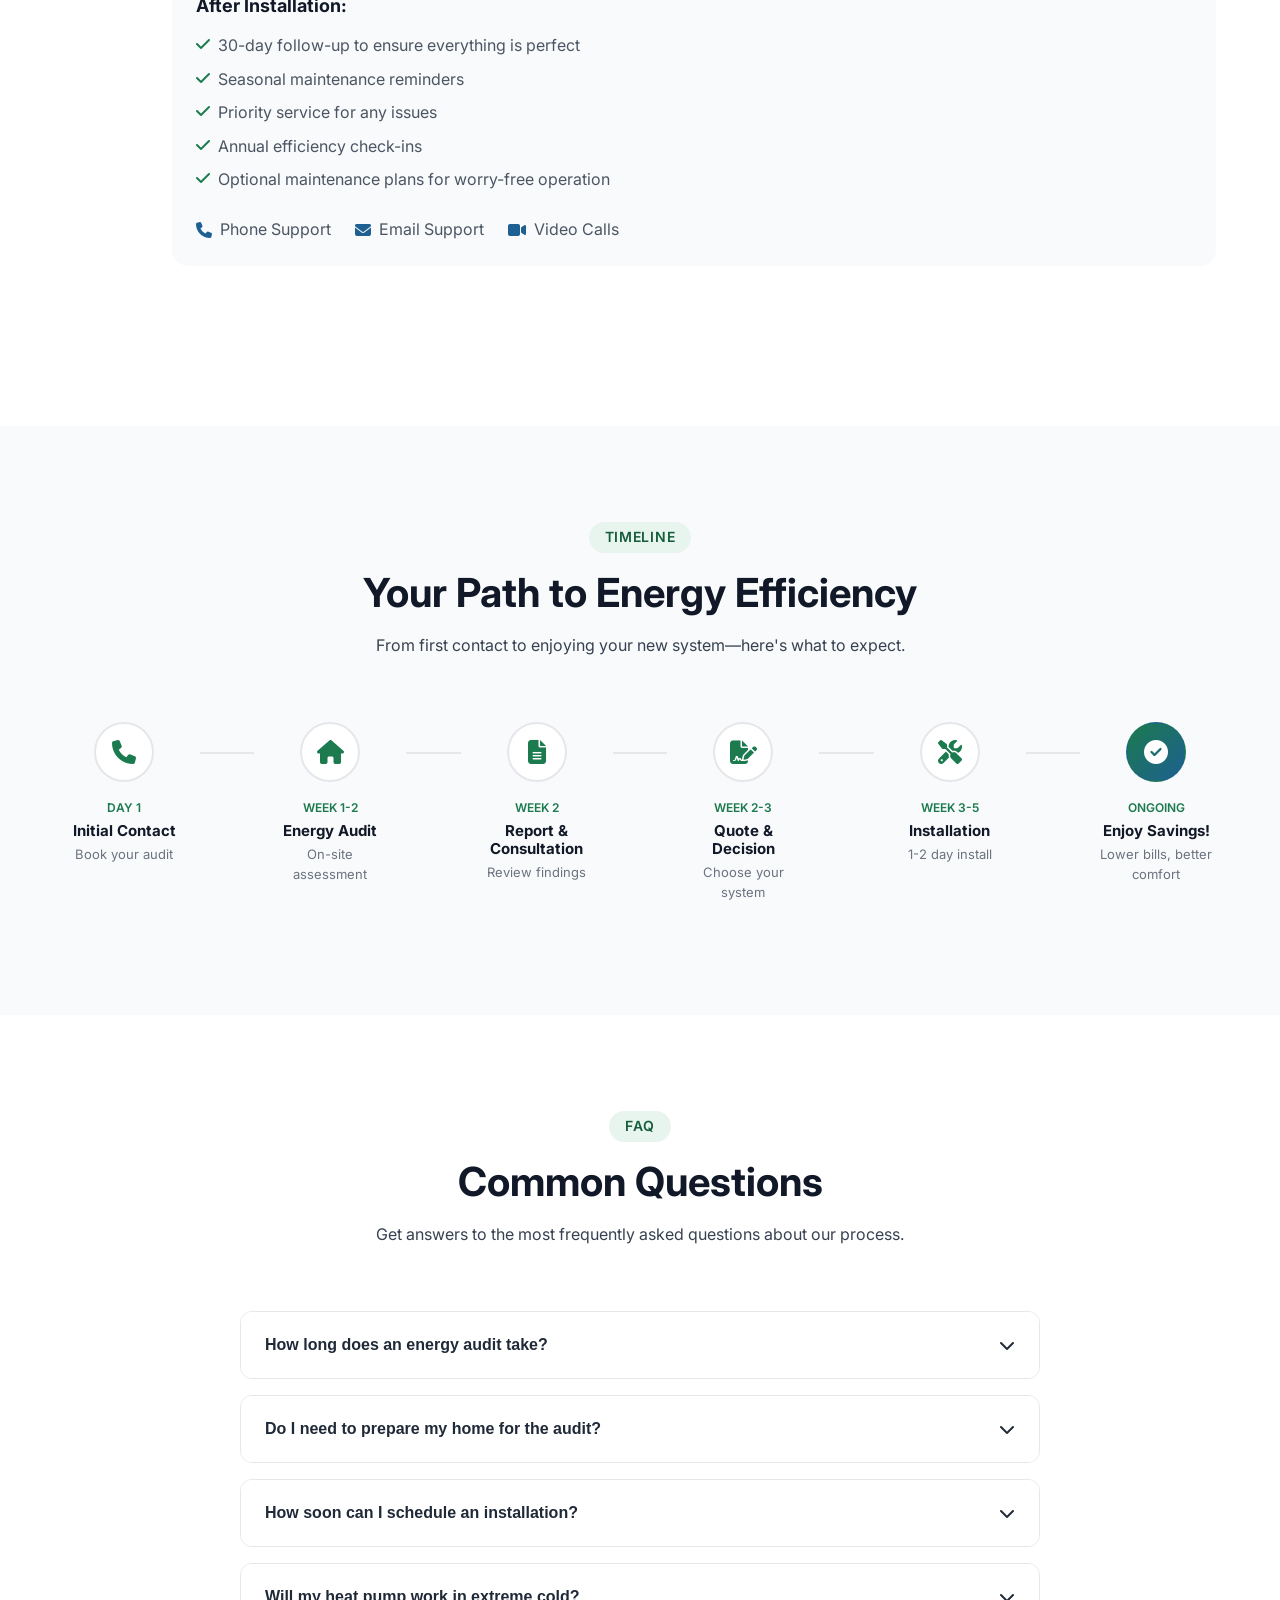
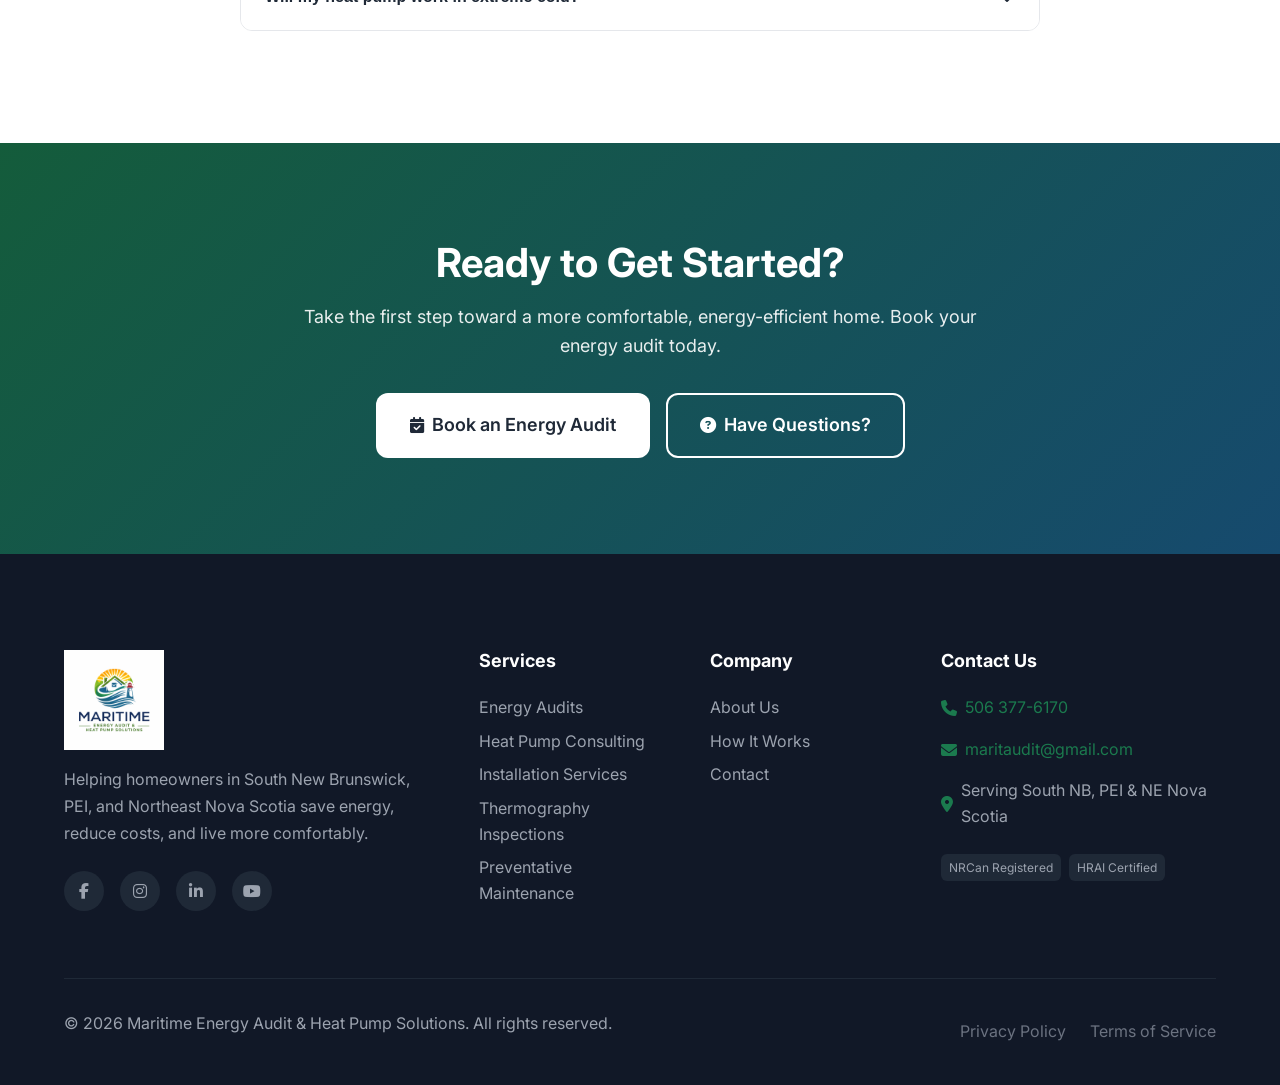
<file: how-it-works.html>
<!DOCTYPE html>
<html lang="en">
<head>
    <meta charset="UTF-8">
    <meta name="viewport" content="width=device-width, initial-scale=1.0">
    <meta name="description" content="Learn how our energy audit and heat pump installation process works. Simple 5-step journey to an energy-efficient home in the Maritimes.">
    <meta name="keywords" content="Energy Audit Process, Heat Pump Installation Steps, Home Energy Efficiency, Maritime Canada">
    <title>How It Works | Maritime Energy Audit & Heat Pump Solutions</title>
    <link rel="stylesheet" href="css/styles.css">
    <link rel="stylesheet" href="https://cdnjs.cloudflare.com/ajax/libs/font-awesome/6.4.0/css/all.min.css">
    <link href="https://fonts.googleapis.com/css2?family=Inter:wght@300;400;500;600;700;800&display=swap" rel="stylesheet">
</head>
<body>
    <!-- Navigation -->
    <nav class="navbar" id="navbar">
        <div class="container">
            <a href="index.html" class="logo">
                <img src="images/logo.png" alt="Maritime Energy Audit & Heat Pump Solutions" class="logo-img">
            </a>
            <button class="nav-toggle" id="navToggle" aria-label="Toggle navigation">
                <span></span>
                <span></span>
                <span></span>
            </button>
            <ul class="nav-menu" id="navMenu">
                <li><a href="index.html">Home</a></li>
                <li><a href="services.html">Services</a></li>
                <li><a href="how-it-works.html" class="active">How It Works</a></li>
                
                <li><a href="about.html">About Us</a></li>
                <li><a href="contact.html">Contact</a></li>
            </ul>
        </div>
    </nav>

    <!-- Page Hero -->
    <section class="page-hero">
        <div class="container">
            <div class="page-hero-content">
                <span class="section-tag">The Process</span>
                <h1>How It Works</h1>
                <p>Your journey to an energy-efficient, comfortable home is simple. We guide you through every step, from initial assessment to ongoing support.</p>
            </div>
        </div>
    </section>

    <!-- Process Steps -->
    <section class="process-section section">
        <div class="container">
            <div class="process-timeline">
                <!-- Step 1 -->
                <div class="process-step">
                    <div class="step-number">1</div>
                    <div class="step-content">
                        <div class="step-icon">
                            <i class="fas fa-calendar-check"></i>
                        </div>
                        <h2>Book an Energy Audit</h2>
                        <p>Start your energy efficiency journey with a comprehensive home energy audit. Schedule online or call us—we'll find a time that works for you.</p>
                        <div class="step-details">
                            <h4>What to Expect:</h4>
                            <ul>
                                <li><i class="fas fa-check"></i> Quick online booking (takes 2 minutes)</li>
                                <li><i class="fas fa-check"></i> Flexible scheduling including weekends</li>
                                <li><i class="fas fa-check"></i> Confirmation email with preparation tips</li>
                                <li><i class="fas fa-check"></i> Reminder 24 hours before your appointment</li>
                            </ul>
                            <div class="step-tip">
                                <i class="fas fa-lightbulb"></i>
                                <span><strong>Pro Tip:</strong> Have your last 12 months of energy bills ready—it helps us analyze your usage patterns.</span>
                            </div>
                        </div>
                    </div>
                </div>

                <!-- Step 2 -->
                <div class="process-step">
                    <div class="step-number">2</div>
                    <div class="step-content">
                        <div class="step-icon">
                            <i class="fas fa-clipboard-list"></i>
                        </div>
                        <h2>Receive Your Energy Report</h2>
                        <p>Our certified energy advisor conducts a thorough 3-4 hour assessment of your home, using advanced diagnostic tools to identify every opportunity for improvement.</p>
                        <div class="step-details">
                            <h4>Your Report Includes:</h4>
                            <ul>
                                <li><i class="fas fa-check"></i> Thermal imaging results showing heat loss areas</li>
                                <li><i class="fas fa-check"></i> Insulation assessment for all areas</li>
                                <li><i class="fas fa-check"></i> HVAC system efficiency analysis</li>
                                <li><i class="fas fa-check"></i> Prioritized list of recommended upgrades</li>
                                <li><i class="fas fa-check"></i> Estimated costs and potential savings for each improvement</li>
                            </ul>
                            <div class="step-deliverable">
                                <i class="fas fa-file-pdf"></i>
                                <div>
                                    <strong>Delivered within 48 hours</strong>
                                    <span>Comprehensive PDF report + follow-up consultation call</span>
                                </div>
                            </div>
                        </div>
                    </div>
                </div>

                <!-- Step 3 -->
                <div class="process-step">
                    <div class="step-number">3</div>
                    <div class="step-content">
                        <div class="step-icon">
                            <i class="fas fa-comments"></i>
                        </div>
                        <h2>Get Heat Pump Recommendations</h2>
                        <p>Based on your energy audit results, we provide personalized heat pump recommendations tailored to your home's specific needs and your budget.</p>
                        <div class="step-details">
                            <h4>Our Consultation Covers:</h4>
                            <ul>
                                <li><i class="fas fa-check"></i> Heat loss calculations specific to your home</li>
                                <li><i class="fas fa-check"></i> Best heat pump type for your situation</li>
                                <li><i class="fas fa-check"></i> System sizing to ensure comfort in Canadian winters</li>
                                <li><i class="fas fa-check"></i> Brand and model recommendations</li>
                                <li><i class="fas fa-check"></i> Total project cost and expected ROI</li>
                            </ul>
                            <div class="step-tip">
                                <i class="fas fa-lightbulb"></i>
                                <span><strong>No Pressure:</strong> We provide options and recommendations—the decision is always yours.</span>
                            </div>
                        </div>
                    </div>
                </div>

                <!-- Step 4 -->
                <div class="process-step">
                    <div class="step-number">4</div>
                    <div class="step-content">
                        <div class="step-icon">
                            <i class="fas fa-tools"></i>
                        </div>
                        <h2>Professional Installation</h2>
                        <p>Once you've made your decision, our certified installation team handles everything—from permits to final commissioning. Most installations are completed in 1-2 days.</p>
                        <div class="step-details">
                            <h4>Installation Day:</h4>
                            <ul>
                                <li><i class="fas fa-check"></i> Team arrives on time with all equipment</li>
                                <li><i class="fas fa-check"></i> Protection of your home (floors, walls, furniture)</li>
                                <li><i class="fas fa-check"></i> Professional installation following manufacturer specs</li>
                                <li><i class="fas fa-check"></i> All electrical and ductwork modifications included</li>
                                <li><i class="fas fa-check"></i> System testing and commissioning</li>
                                <li><i class="fas fa-check"></i> Complete cleanup—we leave your home spotless</li>
                                <li><i class="fas fa-check"></i> Hands-on training on your new system</li>
                                <li><i class="fas fa-check"></i> All warranty documentation provided</li>
                            </ul>
                            <div class="step-guarantee">
                                <i class="fas fa-shield-alt"></i>
                                <div>
                                    <strong>100% Satisfaction Guarantee</strong>
                                    <span>If you're not completely satisfied, we'll make it right.</span>
                                </div>
                            </div>
                        </div>
                    </div>
                </div>

                <!-- Step 5 -->
                <div class="process-step">
                    <div class="step-number">5</div>
                    <div class="step-content">
                        <div class="step-icon">
                            <i class="fas fa-headset"></i>
                        </div>
                        <h2>Ongoing Support</h2>
                        <p>Our relationship doesn't end at installation. We provide continued support to ensure your system delivers maximum comfort and savings for years to come.</p>
                        <div class="step-details">
                            <h4>After Installation:</h4>
                            <ul>
                                <li><i class="fas fa-check"></i> 30-day follow-up to ensure everything is perfect</li>
                                <li><i class="fas fa-check"></i> Seasonal maintenance reminders</li>
                                <li><i class="fas fa-check"></i> Priority service for any issues</li>
                                <li><i class="fas fa-check"></i> Annual efficiency check-ins</li>
                                <li><i class="fas fa-check"></i> Optional maintenance plans for worry-free operation</li>
                            </ul>
                            <div class="step-support">
                                <div class="support-item">
                                    <i class="fas fa-phone"></i>
                                    <span>Phone Support</span>
                                </div>
                                <div class="support-item">
                                    <i class="fas fa-envelope"></i>
                                    <span>Email Support</span>
                                </div>
                                <div class="support-item">
                                    <i class="fas fa-video"></i>
                                    <span>Video Calls</span>
                                </div>
                            </div>
                        </div>
                    </div>
                </div>
            </div>
        </div>
    </section>

    <!-- Timeline Summary -->
    <section class="timeline-summary section bg-light">
        <div class="container">
            <div class="section-header">
                <span class="section-tag">Timeline</span>
                <h2>Your Path to Energy Efficiency</h2>
                <p>From first contact to enjoying your new system—here's what to expect.</p>
            </div>
            <div class="timeline-visual">
                <div class="timeline-item">
                    <div class="timeline-icon">
                        <i class="fas fa-phone"></i>
                    </div>
                    <div class="timeline-content">
                        <span class="timeline-day">Day 1</span>
                        <h4>Initial Contact</h4>
                        <p>Book your audit</p>
                    </div>
                </div>
                <div class="timeline-connector"></div>
                <div class="timeline-item">
                    <div class="timeline-icon">
                        <i class="fas fa-home"></i>
                    </div>
                    <div class="timeline-content">
                        <span class="timeline-day">Week 1-2</span>
                        <h4>Energy Audit</h4>
                        <p>On-site assessment</p>
                    </div>
                </div>
                <div class="timeline-connector"></div>
                <div class="timeline-item">
                    <div class="timeline-icon">
                        <i class="fas fa-file-alt"></i>
                    </div>
                    <div class="timeline-content">
                        <span class="timeline-day">Week 2</span>
                        <h4>Report & Consultation</h4>
                        <p>Review findings</p>
                    </div>
                </div>
                <div class="timeline-connector"></div>
                <div class="timeline-item">
                    <div class="timeline-icon">
                        <i class="fas fa-file-signature"></i>
                    </div>
                    <div class="timeline-content">
                        <span class="timeline-day">Week 2-3</span>
                        <h4>Quote & Decision</h4>
                        <p>Choose your system</p>
                    </div>
                </div>
                <div class="timeline-connector"></div>
                <div class="timeline-item">
                    <div class="timeline-icon">
                        <i class="fas fa-tools"></i>
                    </div>
                    <div class="timeline-content">
                        <span class="timeline-day">Week 3-5</span>
                        <h4>Installation</h4>
                        <p>1-2 day install</p>
                    </div>
                </div>
                <div class="timeline-connector"></div>
                <div class="timeline-item highlight">
                    <div class="timeline-icon">
                        <i class="fas fa-check-circle"></i>
                    </div>
                    <div class="timeline-content">
                        <span class="timeline-day">Ongoing</span>
                        <h4>Enjoy Savings!</h4>
                        <p>Lower bills, better comfort</p>
                    </div>
                </div>
            </div>
        </div>
    </section>

    <!-- FAQ Section -->
    <section class="faq-section section">
        <div class="container">
            <div class="section-header">
                <span class="section-tag">FAQ</span>
                <h2>Common Questions</h2>
                <p>Get answers to the most frequently asked questions about our process.</p>
            </div>
            <div class="faq-grid">
                <div class="faq-item">
                    <button class="faq-question">
                        <span>How long does an energy audit take?</span>
                        <i class="fas fa-chevron-down"></i>
                    </button>
                    <div class="faq-answer">
                        <p>A comprehensive energy audit typically takes 3-4 hours. This includes a thorough inspection of your home, thermal imaging, and discussion of findings with you. You don't need to be present the entire time, but we recommend being available for the beginning and end of the assessment.</p>
                    </div>
                </div>
                <div class="faq-item">
                    <button class="faq-question">
                        <span>Do I need to prepare my home for the audit?</span>
                        <i class="fas fa-chevron-down"></i>
                    </button>
                    <div class="faq-answer">
                        <p>Yes, a few simple preparations help: ensure access to your attic, basement, and mechanical room; close all windows and exterior doors; and have your energy bills ready for review. We'll send detailed preparation instructions when you book.</p>
                    </div>
                </div>
                <div class="faq-item">
                    <button class="faq-question">
                        <span>How soon can I schedule an installation?</span>
                        <i class="fas fa-chevron-down"></i>
                    </button>
                    <div class="faq-answer">
                        <p>Installation timing depends on equipment availability and our schedule. Typically, we can schedule installations within 1-3 weeks of receiving your approval. During peak seasons (spring and fall), lead times may be slightly longer.</p>
                    </div>
                </div>
                <div class="faq-item">
                    <button class="faq-question">
                        <span>Will my heat pump work in extreme cold?</span>
                        <i class="fas fa-chevron-down"></i>
                    </button>
                    <div class="faq-answer">
                        <p>Yes! We exclusively recommend cold-climate heat pumps rated for Canadian winters. Modern cold-climate heat pumps operate efficiently down to -25°C to -30°C. We size systems appropriately and may recommend backup heating for the coldest days in extreme climates.</p>
                    </div>
                </div>
            </div>
        </div>
    </section>

    <!-- CTA Section -->
    <section class="cta section">
        <div class="container">
            <div class="cta-content">
                <h2>Ready to Get Started?</h2>
                <p>Take the first step toward a more comfortable, energy-efficient home. Book your energy audit today.</p>
                <div class="cta-buttons">
                    <a href="contact.html?service=audit" class="btn btn-white btn-lg">
                        <i class="fas fa-calendar-check"></i>
                        Book an Energy Audit
                    </a>
                    <a href="contact.html" class="btn btn-outline-white btn-lg">
                        <i class="fas fa-question-circle"></i>
                        Have Questions?
                    </a>
                </div>
            </div>
        </div>
    </section>

    <!-- Footer -->
    <footer class="footer">
        <div class="container">
            <div class="footer-grid">
                <div class="footer-brand">
                    <a href="index.html" class="logo">
                        <img src="images/logo.png" alt="Maritime Energy Audit & Heat Pump Solutions" class="logo-img">
                    </a>
                    <p>Helping homeowners in South New Brunswick, PEI, and Northeast Nova Scotia save energy, reduce costs, and live more comfortably.</p>
                    <div class="social-links">
                        <a href="#" aria-label="Facebook"><i class="fab fa-facebook-f"></i></a>
                        <a href="#" aria-label="Instagram"><i class="fab fa-instagram"></i></a>
                        <a href="#" aria-label="LinkedIn"><i class="fab fa-linkedin-in"></i></a>
                        <a href="#" aria-label="YouTube"><i class="fab fa-youtube"></i></a>
                    </div>
                </div>
                <div class="footer-links">
                    <h4>Services</h4>
                    <ul>
                        <li><a href="services.html#audits">Energy Audits</a></li>
                        <li><a href="services.html#consulting">Heat Pump Consulting</a></li>
                        <li><a href="services.html#installation">Installation Services</a></li>
                        <li><a href="services.html#thermography">Thermography Inspections</a></li>
                        <li><a href="services.html#maintenance">Preventative Maintenance</a></li>
                    </ul>
                </div>
                <div class="footer-links">
                    <h4>Company</h4>
                    <ul>
                        <li><a href="about.html">About Us</a></li>
                        <li><a href="how-it-works.html">How It Works</a></li>
                        
                        <li><a href="contact.html">Contact</a></li>
                    </ul>
                </div>
                <div class="footer-contact">
                    <h4>Contact Us</h4>
                    <ul>
                        <li>
                            <i class="fas fa-phone"></i>
                            <a href="tel:+15063776170">506 377-6170</a>
                        </li>
                        <li>
                            <i class="fas fa-envelope"></i>
                            <a href="mailto:maritaudit@gmail.com">maritaudit@gmail.com</a>
                        </li>
                        <li><i class="fas fa-map-marker-alt"></i> Serving South NB, PEI & NE Nova Scotia</li>
                    </ul>
                    <div class="certifications">
                        <span class="cert-badge">NRCan Registered</span>
                        <span class="cert-badge">HRAI Certified</span>
                    </div>
                </div>
            </div>
            <div class="footer-bottom">
                <p>&copy; 2026 Maritime Energy Audit & Heat Pump Solutions. All rights reserved.</p>
                <div class="footer-legal">
                    <a href="privacy-policy.html">Privacy Policy</a>
                    <a href="terms-of-service.html">Terms of Service</a>
                </div>
            </div>
        </div>
    </footer>

    <script src="js/main.js"></script>
</body>
</html>
</file>
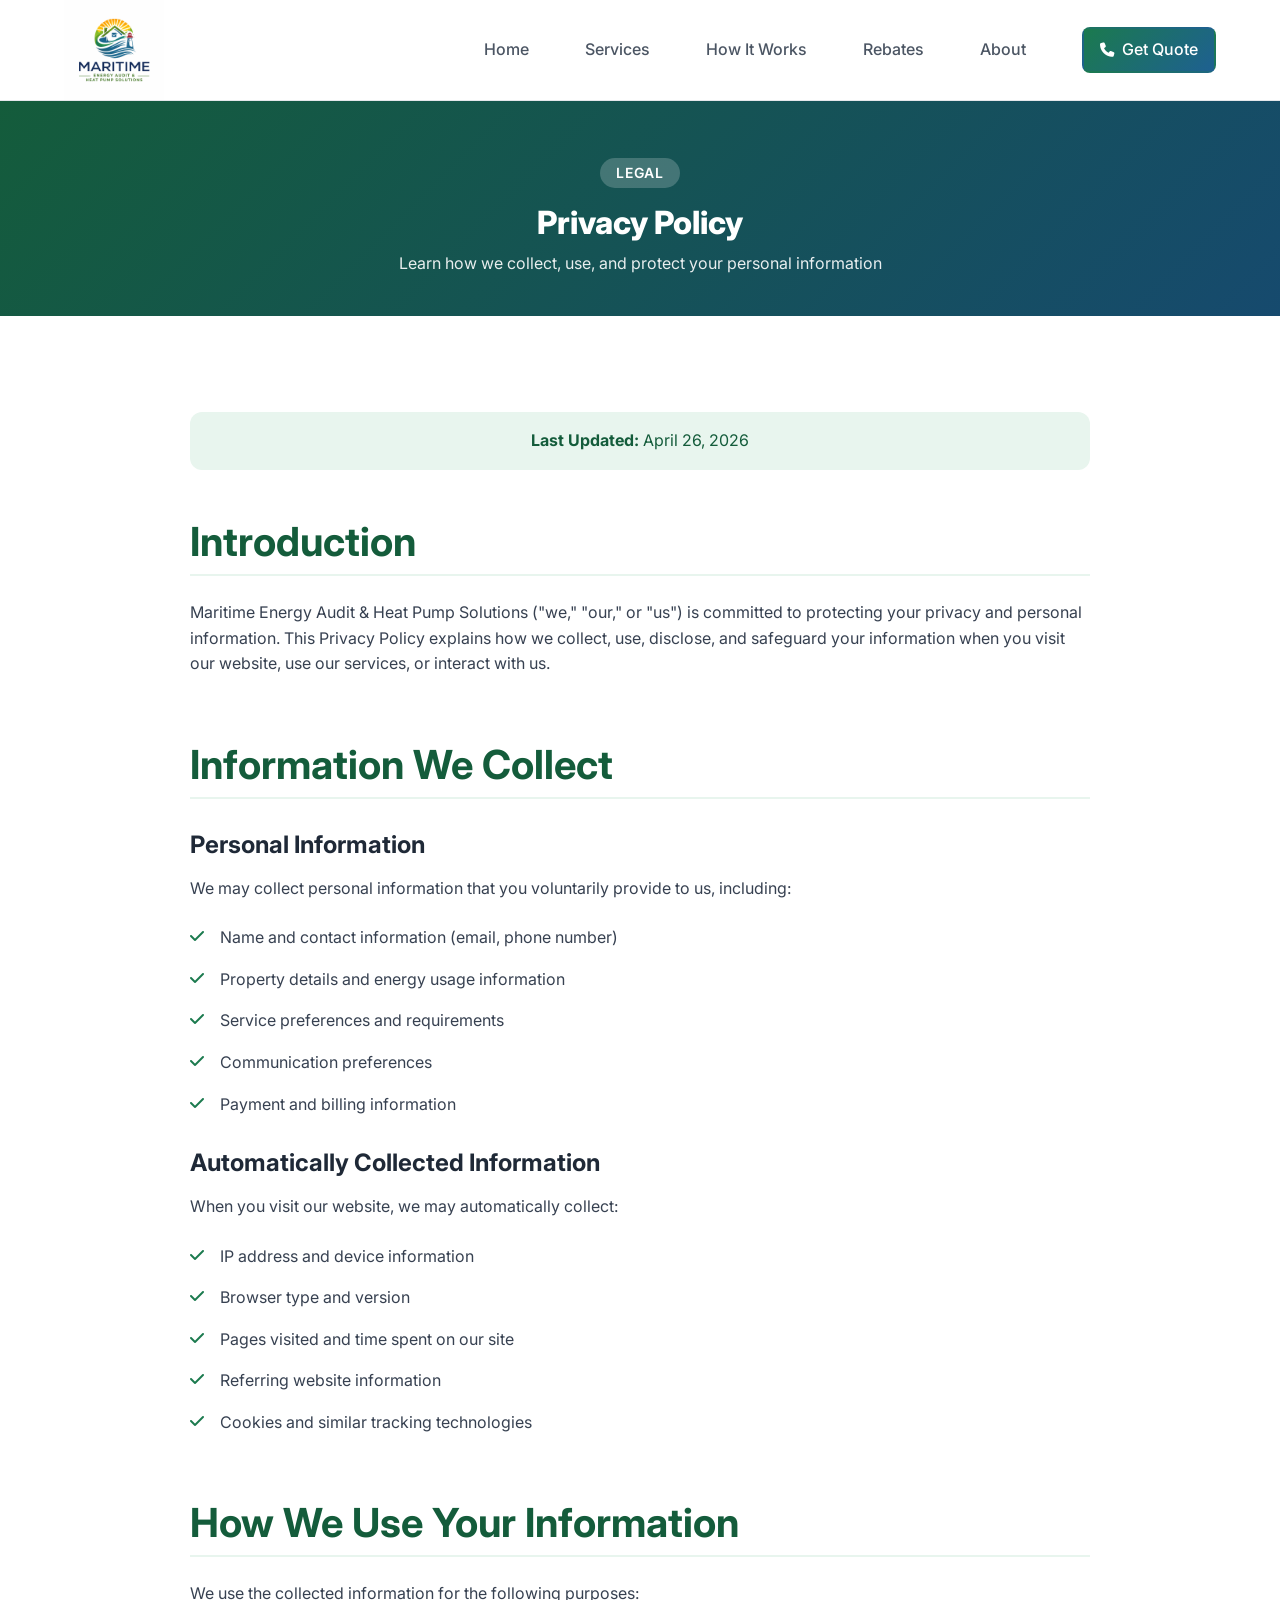
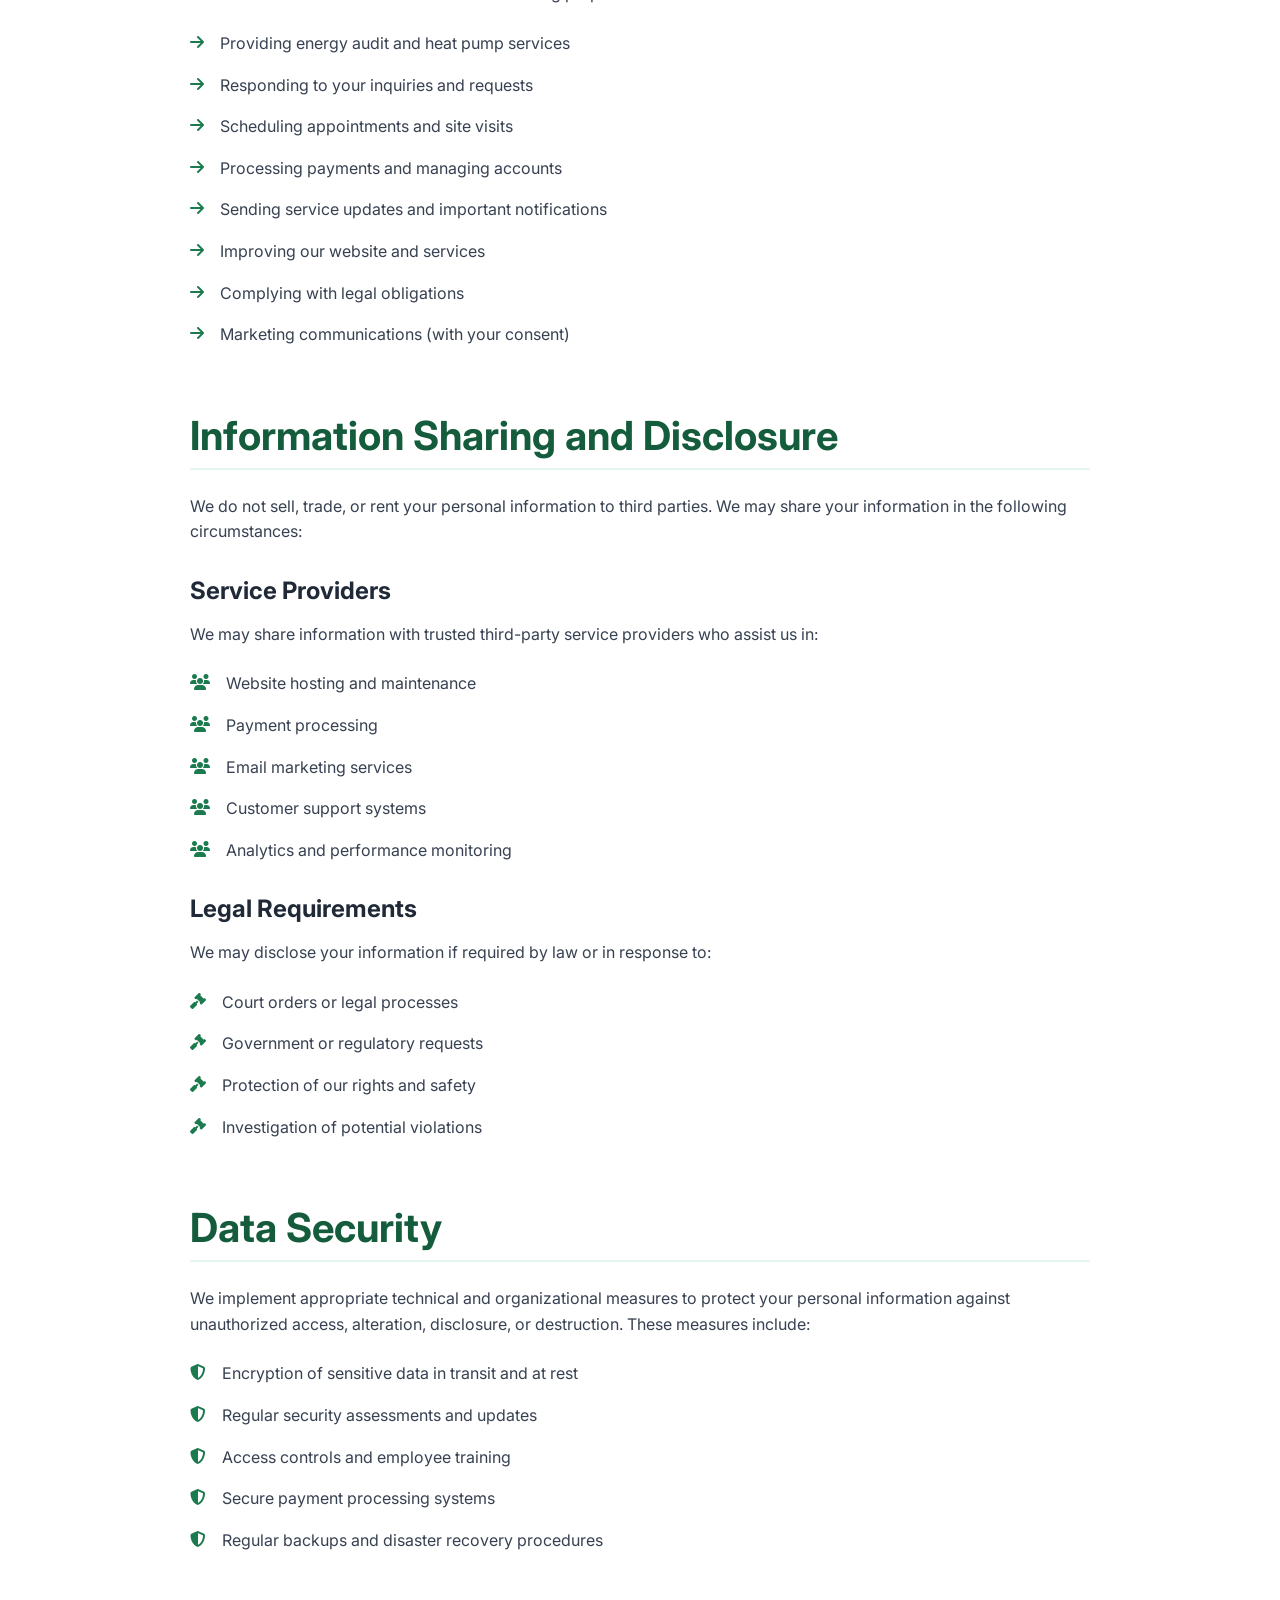
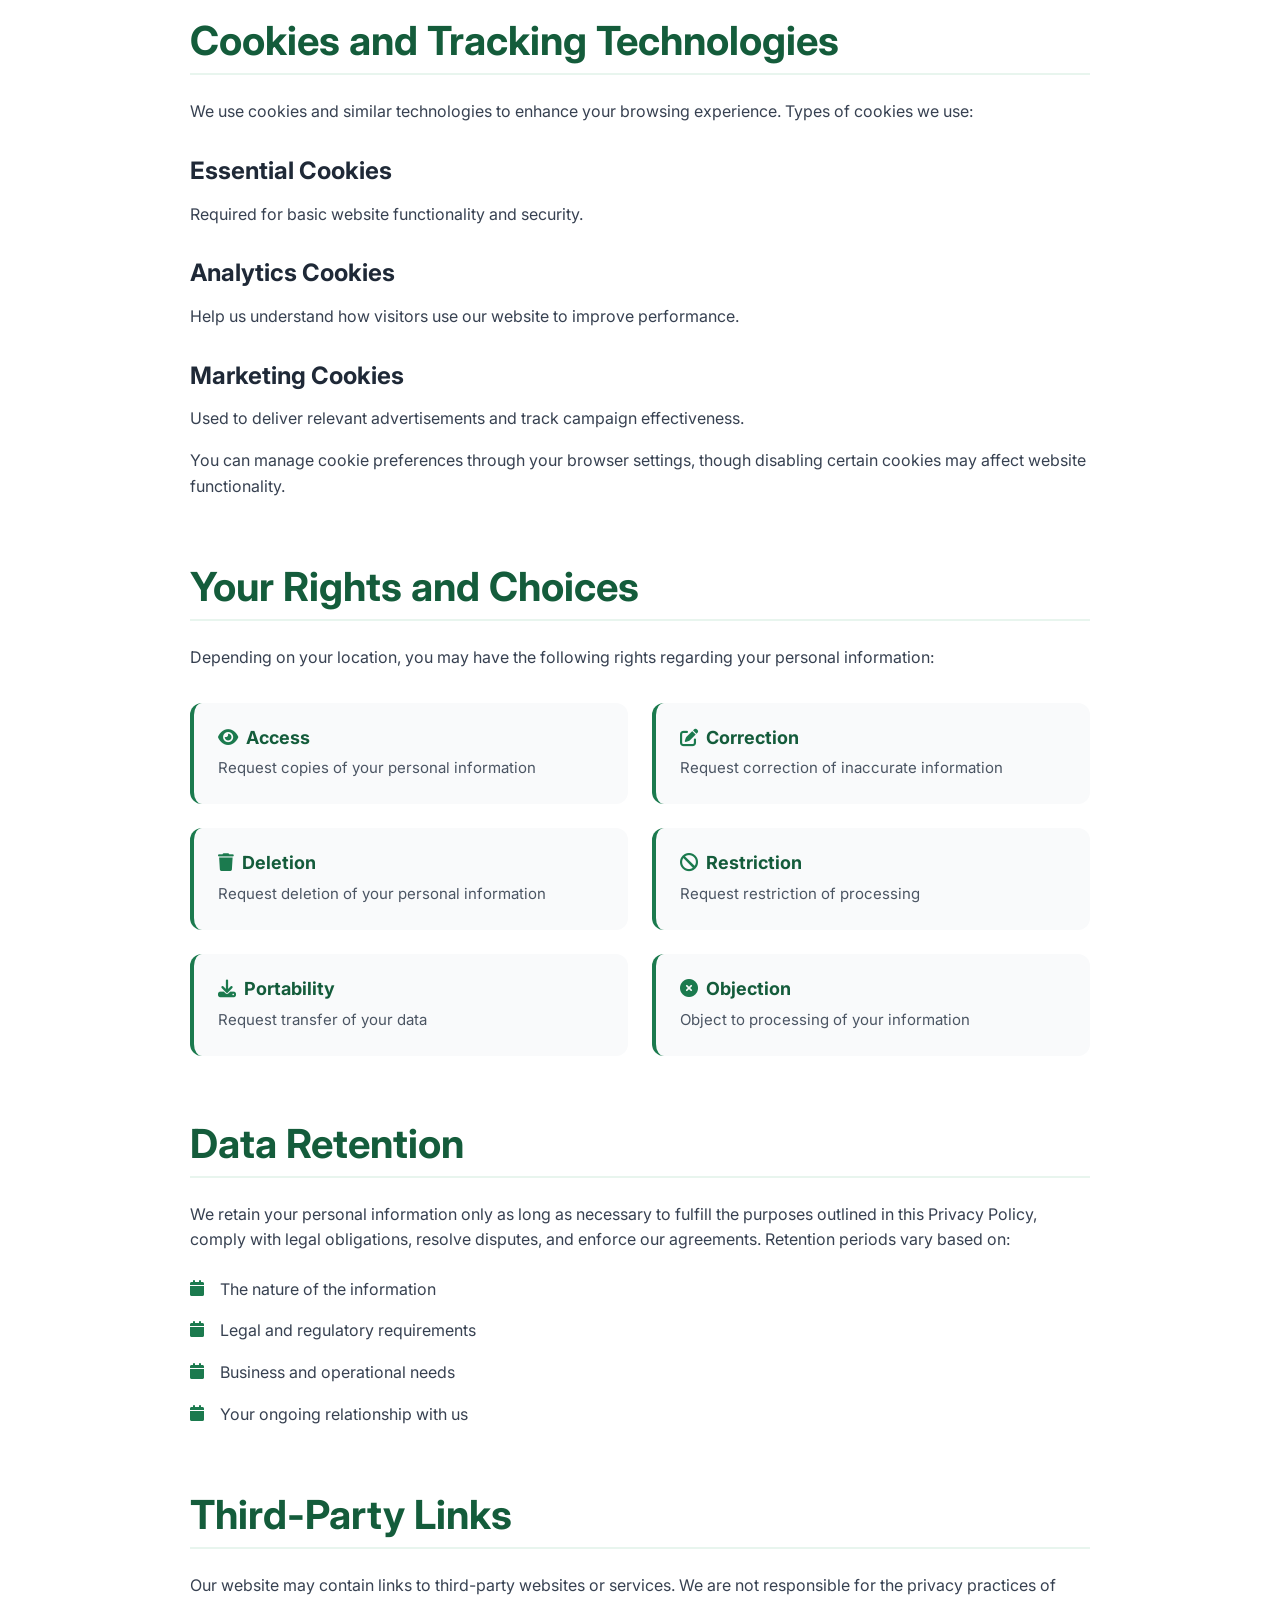
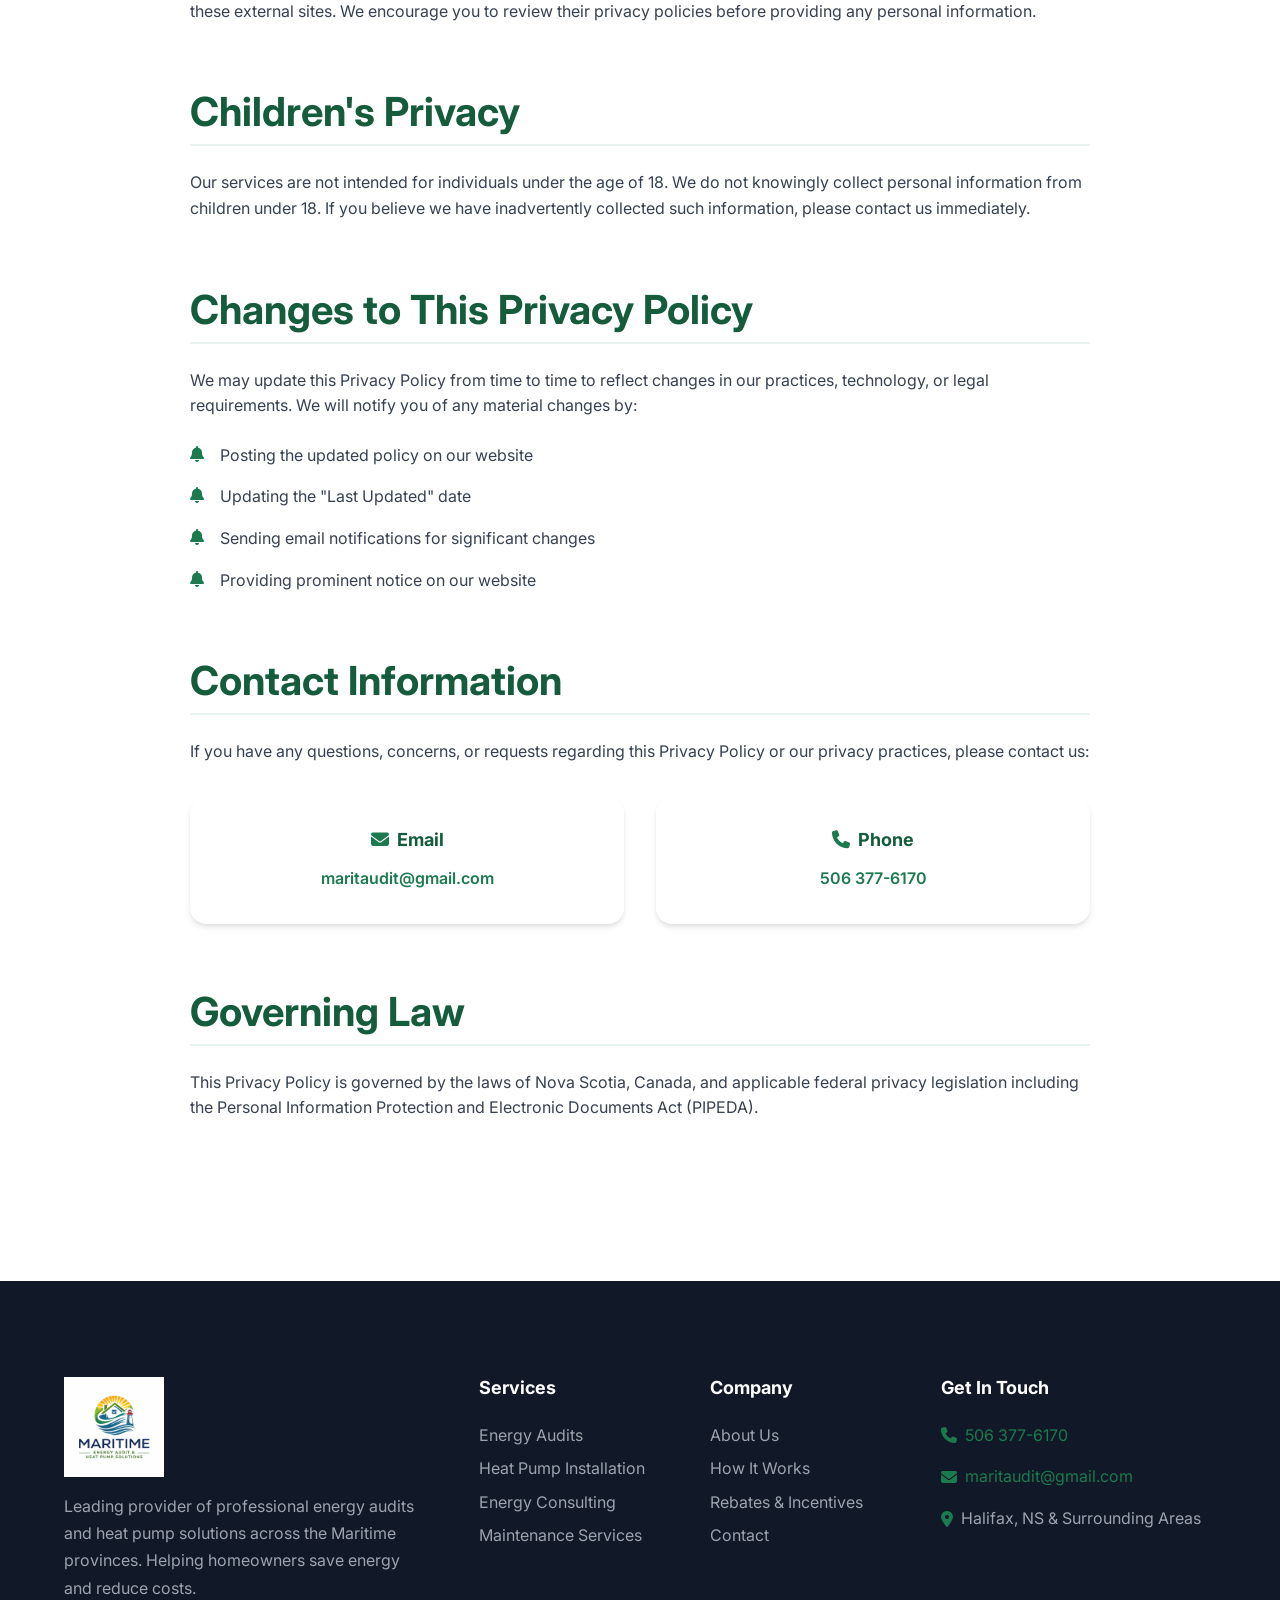
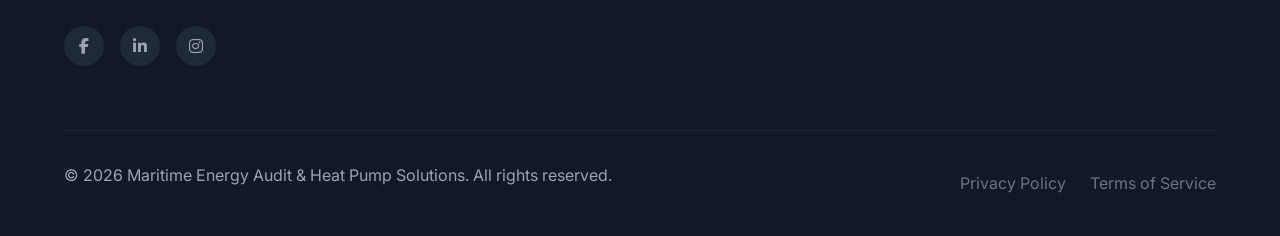
<file: privacy-policy.html>
<!DOCTYPE html>
<html lang="en">
<head>
    <meta charset="UTF-8">
    <meta name="viewport" content="width=device-width, initial-scale=1.0">
    <title>Privacy Policy - Maritime Energy Audit & Heat Pump Solutions</title>
    <meta name="description" content="Privacy Policy for Maritime Energy Audit & Heat Pump Solutions. Learn how we collect, use, and protect your personal information.">
    
    <!-- Favicon -->
    <link rel="icon" type="image/x-icon" href="images/favicon.ico">
    
    <!-- CSS -->
    <link rel="stylesheet" href="css/styles.css">
    
    <!-- Font Awesome -->
    <link rel="stylesheet" href="https://cdnjs.cloudflare.com/ajax/libs/font-awesome/6.4.0/css/all.min.css">
    
    <!-- Google Fonts -->
    <link rel="preconnect" href="https://fonts.googleapis.com">
    <link rel="preconnect" href="https://fonts.gstatic.com" crossorigin>
    <link href="https://fonts.googleapis.com/css2?family=Inter:wght@300;400;500;600;700;800&display=swap" rel="stylesheet">
</head>

<body>
    <!-- Navigation -->
    <nav class="navbar">
        <div class="container">
            <a href="index.html" class="logo">
                <img src="images/logo.png" alt="Maritime Energy Solutions Logo" class="logo-img">
            </a>
            
            <div class="nav-menu">
                <a href="index.html">Home</a>
                <a href="services.html">Services</a>
                <a href="how-it-works.html">How It Works</a>
                <a href="rebates.html">Rebates</a>
                <a href="about.html">About</a>
                <a href="contact.html" class="btn btn-primary btn-nav">
                    <i class="fas fa-phone"></i>
                    Get Quote
                </a>
            </div>
            
            <button class="nav-toggle">
                <span></span>
                <span></span>
                <span></span>
            </button>
        </div>
    </nav>

    <!-- Page Hero -->
    <section class="page-hero">
        <div class="container">
            <div class="page-hero-content">
                <span class="section-tag">Legal</span>
                <h1>Privacy Policy</h1>
                <p>Learn how we collect, use, and protect your personal information</p>
            </div>
        </div>
    </section>

    <!-- Privacy Policy Content -->
    <section class="section">
        <div class="container">
            <div class="privacy-content">
                <div class="last-updated">
                    <p><strong>Last Updated:</strong> April 26, 2026</p>
                </div>

                <div class="policy-section">
                    <h2>Introduction</h2>
                    <p>Maritime Energy Audit & Heat Pump Solutions ("we," "our," or "us") is committed to protecting your privacy and personal information. This Privacy Policy explains how we collect, use, disclose, and safeguard your information when you visit our website, use our services, or interact with us.</p>
                </div>

                <div class="policy-section">
                    <h2>Information We Collect</h2>
                    
                    <h3>Personal Information</h3>
                    <p>We may collect personal information that you voluntarily provide to us, including:</p>
                    <ul class="policy-list">
                        <li><i class="fas fa-check"></i> Name and contact information (email, phone number)</li>
                        <li><i class="fas fa-check"></i> Property details and energy usage information</li>
                        <li><i class="fas fa-check"></i> Service preferences and requirements</li>
                        <li><i class="fas fa-check"></i> Communication preferences</li>
                        <li><i class="fas fa-check"></i> Payment and billing information</li>
                    </ul>

                    <h3>Automatically Collected Information</h3>
                    <p>When you visit our website, we may automatically collect:</p>
                    <ul class="policy-list">
                        <li><i class="fas fa-check"></i> IP address and device information</li>
                        <li><i class="fas fa-check"></i> Browser type and version</li>
                        <li><i class="fas fa-check"></i> Pages visited and time spent on our site</li>
                        <li><i class="fas fa-check"></i> Referring website information</li>
                        <li><i class="fas fa-check"></i> Cookies and similar tracking technologies</li>
                    </ul>
                </div>

                <div class="policy-section">
                    <h2>How We Use Your Information</h2>
                    <p>We use the collected information for the following purposes:</p>
                    <ul class="policy-list">
                        <li><i class="fas fa-arrow-right"></i> Providing energy audit and heat pump services</li>
                        <li><i class="fas fa-arrow-right"></i> Responding to your inquiries and requests</li>
                        <li><i class="fas fa-arrow-right"></i> Scheduling appointments and site visits</li>
                        <li><i class="fas fa-arrow-right"></i> Processing payments and managing accounts</li>
                        <li><i class="fas fa-arrow-right"></i> Sending service updates and important notifications</li>
                        <li><i class="fas fa-arrow-right"></i> Improving our website and services</li>
                        <li><i class="fas fa-arrow-right"></i> Complying with legal obligations</li>
                        <li><i class="fas fa-arrow-right"></i> Marketing communications (with your consent)</li>
                    </ul>
                </div>

                <div class="policy-section">
                    <h2>Information Sharing and Disclosure</h2>
                    <p>We do not sell, trade, or rent your personal information to third parties. We may share your information in the following circumstances:</p>
                    
                    <h3>Service Providers</h3>
                    <p>We may share information with trusted third-party service providers who assist us in:</p>
                    <ul class="policy-list">
                        <li><i class="fas fa-users"></i> Website hosting and maintenance</li>
                        <li><i class="fas fa-users"></i> Payment processing</li>
                        <li><i class="fas fa-users"></i> Email marketing services</li>
                        <li><i class="fas fa-users"></i> Customer support systems</li>
                        <li><i class="fas fa-users"></i> Analytics and performance monitoring</li>
                    </ul>

                    <h3>Legal Requirements</h3>
                    <p>We may disclose your information if required by law or in response to:</p>
                    <ul class="policy-list">
                        <li><i class="fas fa-gavel"></i> Court orders or legal processes</li>
                        <li><i class="fas fa-gavel"></i> Government or regulatory requests</li>
                        <li><i class="fas fa-gavel"></i> Protection of our rights and safety</li>
                        <li><i class="fas fa-gavel"></i> Investigation of potential violations</li>
                    </ul>
                </div>

                <div class="policy-section">
                    <h2>Data Security</h2>
                    <p>We implement appropriate technical and organizational measures to protect your personal information against unauthorized access, alteration, disclosure, or destruction. These measures include:</p>
                    <ul class="policy-list">
                        <li><i class="fas fa-shield-alt"></i> Encryption of sensitive data in transit and at rest</li>
                        <li><i class="fas fa-shield-alt"></i> Regular security assessments and updates</li>
                        <li><i class="fas fa-shield-alt"></i> Access controls and employee training</li>
                        <li><i class="fas fa-shield-alt"></i> Secure payment processing systems</li>
                        <li><i class="fas fa-shield-alt"></i> Regular backups and disaster recovery procedures</li>
                    </ul>
                </div>

                <div class="policy-section">
                    <h2>Cookies and Tracking Technologies</h2>
                    <p>We use cookies and similar technologies to enhance your browsing experience. Types of cookies we use:</p>
                    
                    <h3>Essential Cookies</h3>
                    <p>Required for basic website functionality and security.</p>
                    
                    <h3>Analytics Cookies</h3>
                    <p>Help us understand how visitors use our website to improve performance.</p>
                    
                    <h3>Marketing Cookies</h3>
                    <p>Used to deliver relevant advertisements and track campaign effectiveness.</p>
                    
                    <p>You can manage cookie preferences through your browser settings, though disabling certain cookies may affect website functionality.</p>
                </div>

                <div class="policy-section">
                    <h2>Your Rights and Choices</h2>
                    <p>Depending on your location, you may have the following rights regarding your personal information:</p>
                    
                    <div class="rights-grid">
                        <div class="right-item">
                            <h4><i class="fas fa-eye"></i> Access</h4>
                            <p>Request copies of your personal information</p>
                        </div>
                        <div class="right-item">
                            <h4><i class="fas fa-edit"></i> Correction</h4>
                            <p>Request correction of inaccurate information</p>
                        </div>
                        <div class="right-item">
                            <h4><i class="fas fa-trash"></i> Deletion</h4>
                            <p>Request deletion of your personal information</p>
                        </div>
                        <div class="right-item">
                            <h4><i class="fas fa-ban"></i> Restriction</h4>
                            <p>Request restriction of processing</p>
                        </div>
                        <div class="right-item">
                            <h4><i class="fas fa-download"></i> Portability</h4>
                            <p>Request transfer of your data</p>
                        </div>
                        <div class="right-item">
                            <h4><i class="fas fa-times-circle"></i> Objection</h4>
                            <p>Object to processing of your information</p>
                        </div>
                    </div>
                </div>

                <div class="policy-section">
                    <h2>Data Retention</h2>
                    <p>We retain your personal information only as long as necessary to fulfill the purposes outlined in this Privacy Policy, comply with legal obligations, resolve disputes, and enforce our agreements. Retention periods vary based on:</p>
                    <ul class="policy-list">
                        <li><i class="fas fa-calendar"></i> The nature of the information</li>
                        <li><i class="fas fa-calendar"></i> Legal and regulatory requirements</li>
                        <li><i class="fas fa-calendar"></i> Business and operational needs</li>
                        <li><i class="fas fa-calendar"></i> Your ongoing relationship with us</li>
                    </ul>
                </div>

                <div class="policy-section">
                    <h2>Third-Party Links</h2>
                    <p>Our website may contain links to third-party websites or services. We are not responsible for the privacy practices of these external sites. We encourage you to review their privacy policies before providing any personal information.</p>
                </div>

                <div class="policy-section">
                    <h2>Children's Privacy</h2>
                    <p>Our services are not intended for individuals under the age of 18. We do not knowingly collect personal information from children under 18. If you believe we have inadvertently collected such information, please contact us immediately.</p>
                </div>

                <div class="policy-section">
                    <h2>Changes to This Privacy Policy</h2>
                    <p>We may update this Privacy Policy from time to time to reflect changes in our practices, technology, or legal requirements. We will notify you of any material changes by:</p>
                    <ul class="policy-list">
                        <li><i class="fas fa-bell"></i> Posting the updated policy on our website</li>
                        <li><i class="fas fa-bell"></i> Updating the "Last Updated" date</li>
                        <li><i class="fas fa-bell"></i> Sending email notifications for significant changes</li>
                        <li><i class="fas fa-bell"></i> Providing prominent notice on our website</li>
                    </ul>
                </div>

                <div class="policy-section">
                    <h2>Contact Information</h2>
                    <p>If you have any questions, concerns, or requests regarding this Privacy Policy or our privacy practices, please contact us:</p>
                    
                    <div class="contact-privacy">
                        <div class="contact-method">
                            <h4><i class="fas fa-envelope"></i> Email</h4>
                            <p><a href="mailto:maritaudit@gmail.com">maritaudit@gmail.com</a></p>
                        </div>
                        <div class="contact-method">
                            <h4><i class="fas fa-phone"></i> Phone</h4>
                            <p><a href="tel:+15063776170">506 377-6170</a></p>
                        </div>
                    </div>
                </div>

                <div class="policy-section">
                    <h2>Governing Law</h2>
                    <p>This Privacy Policy is governed by the laws of Nova Scotia, Canada, and applicable federal privacy legislation including the Personal Information Protection and Electronic Documents Act (PIPEDA).</p>
                </div>

            </div>
        </div>
    </section>

    <!-- Footer -->
    <footer class="footer">
        <div class="container">
            <div class="footer-grid">
                <div class="footer-brand">
                    <div class="logo">
                        <img src="images/logo.png" alt="Maritime Energy Solutions Logo" class="logo-img">
                    </div>
                    <p>Leading provider of professional energy audits and heat pump solutions across the Maritime provinces. Helping homeowners save energy and reduce costs.</p>
                    <div class="social-links">
                        <a href="#" aria-label="Facebook"><i class="fab fa-facebook-f"></i></a>
                        <a href="#" aria-label="LinkedIn"><i class="fab fa-linkedin-in"></i></a>
                        <a href="#" aria-label="Instagram"><i class="fab fa-instagram"></i></a>
                    </div>
                </div>
                
                <div class="footer-links">
                    <h4>Services</h4>
                    <ul>
                        <li><a href="services.html#energy-audits">Energy Audits</a></li>
                        <li><a href="services.html#heat-pumps">Heat Pump Installation</a></li>
                        <li><a href="services.html#consulting">Energy Consulting</a></li>
                        <li><a href="services.html#maintenance">Maintenance Services</a></li>
                    </ul>
                </div>
                
                <div class="footer-links">
                    <h4>Company</h4>
                    <ul>
                        <li><a href="about.html">About Us</a></li>
                        <li><a href="how-it-works.html">How It Works</a></li>
                        <li><a href="rebates.html">Rebates & Incentives</a></li>
                        <li><a href="contact.html">Contact</a></li>
                    </ul>
                </div>
                
                <div class="footer-contact">
                    <h4>Get In Touch</h4>
                    <ul>
                        <li>
                            <i class="fas fa-phone"></i>
                            <a href="tel:+15063776170">506 377-6170</a>
                        </li>
                        <li>
                            <i class="fas fa-envelope"></i>
                            <a href="mailto:maritaudit@gmail.com">maritaudit@gmail.com</a>
                        </li>
                        <li>
                            <i class="fas fa-map-marker-alt"></i>
                            <span>Halifax, NS & Surrounding Areas</span>
                        </li>
                    </ul>
                </div>
            </div>
            
            <div class="footer-bottom">
                <p>&copy; 2026 Maritime Energy Audit & Heat Pump Solutions. All rights reserved.</p>
                <div class="footer-legal">
                    <a href="privacy-policy.html">Privacy Policy</a>
                    <a href="terms-of-service.html">Terms of Service</a>
                </div>
            </div>
        </div>
    </footer>

    <!-- JavaScript -->
    <script src="js/main.js"></script>
</body>
</html>
</file>
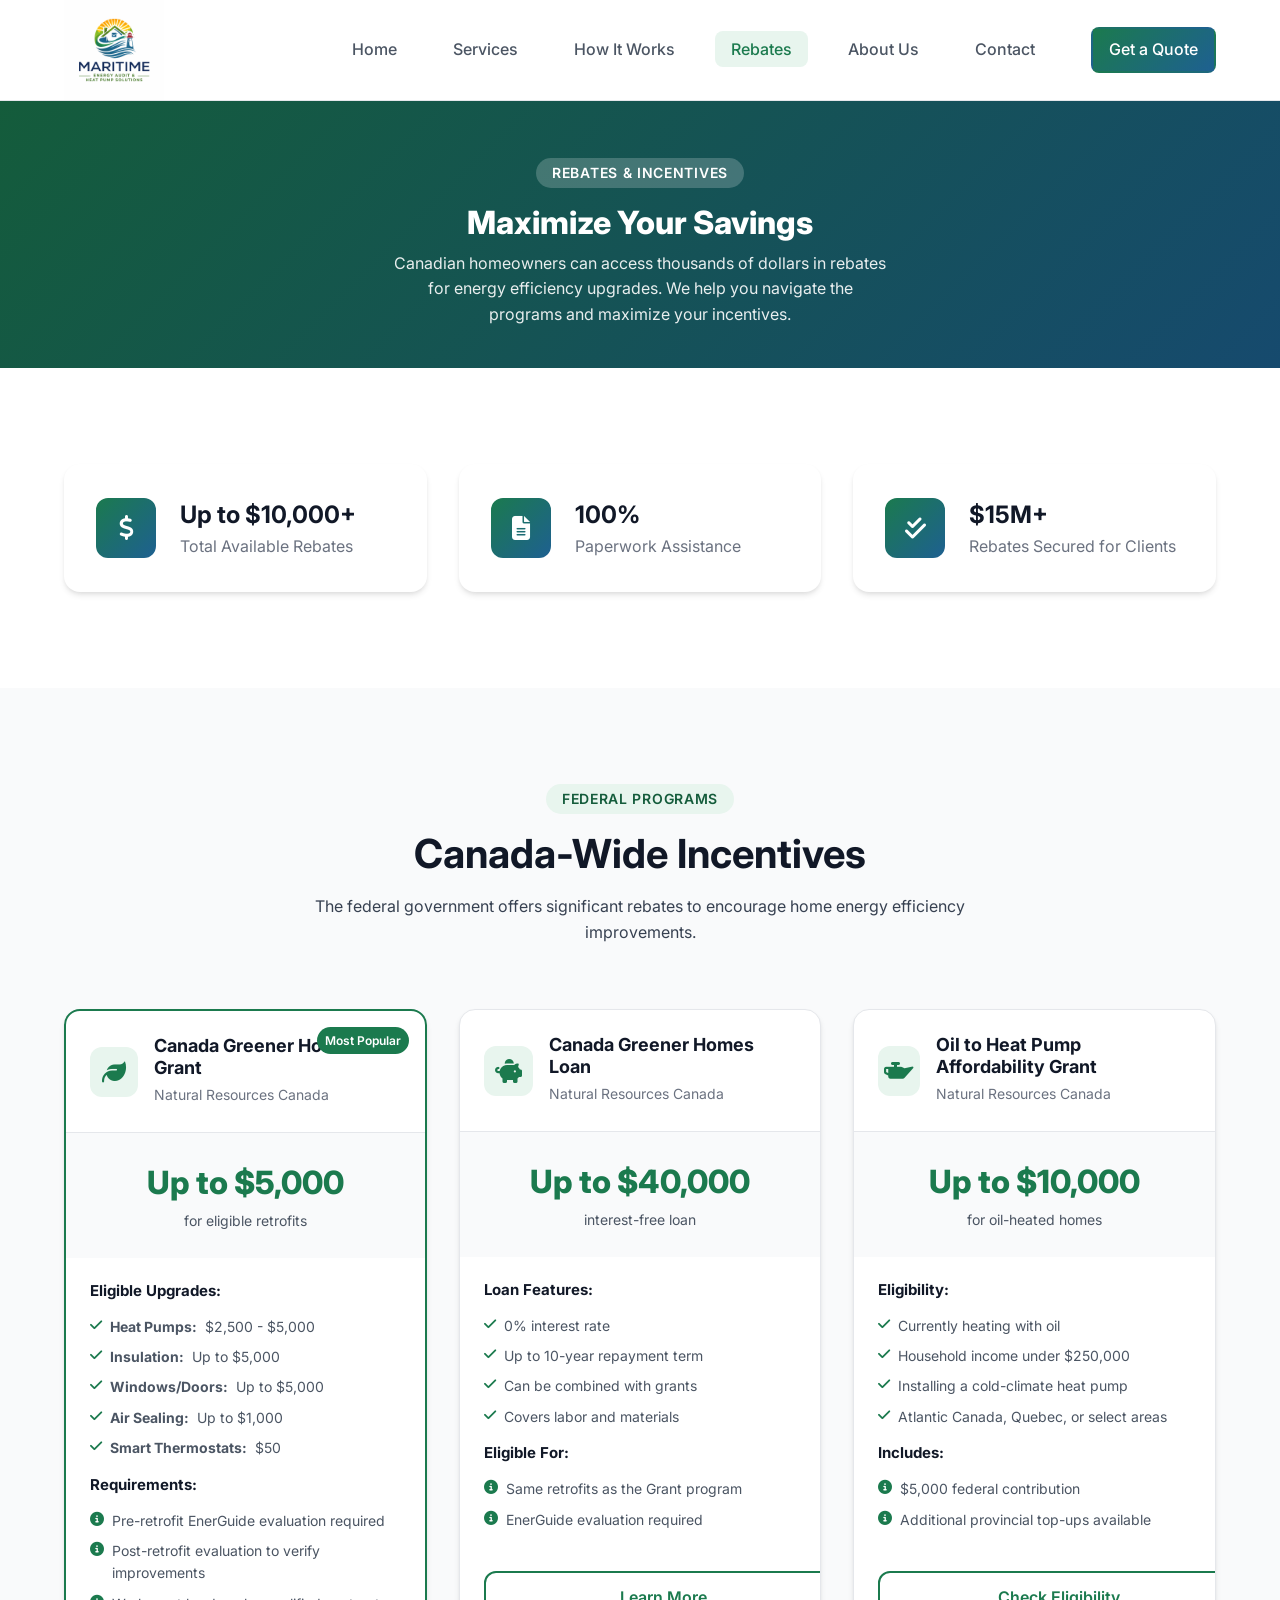
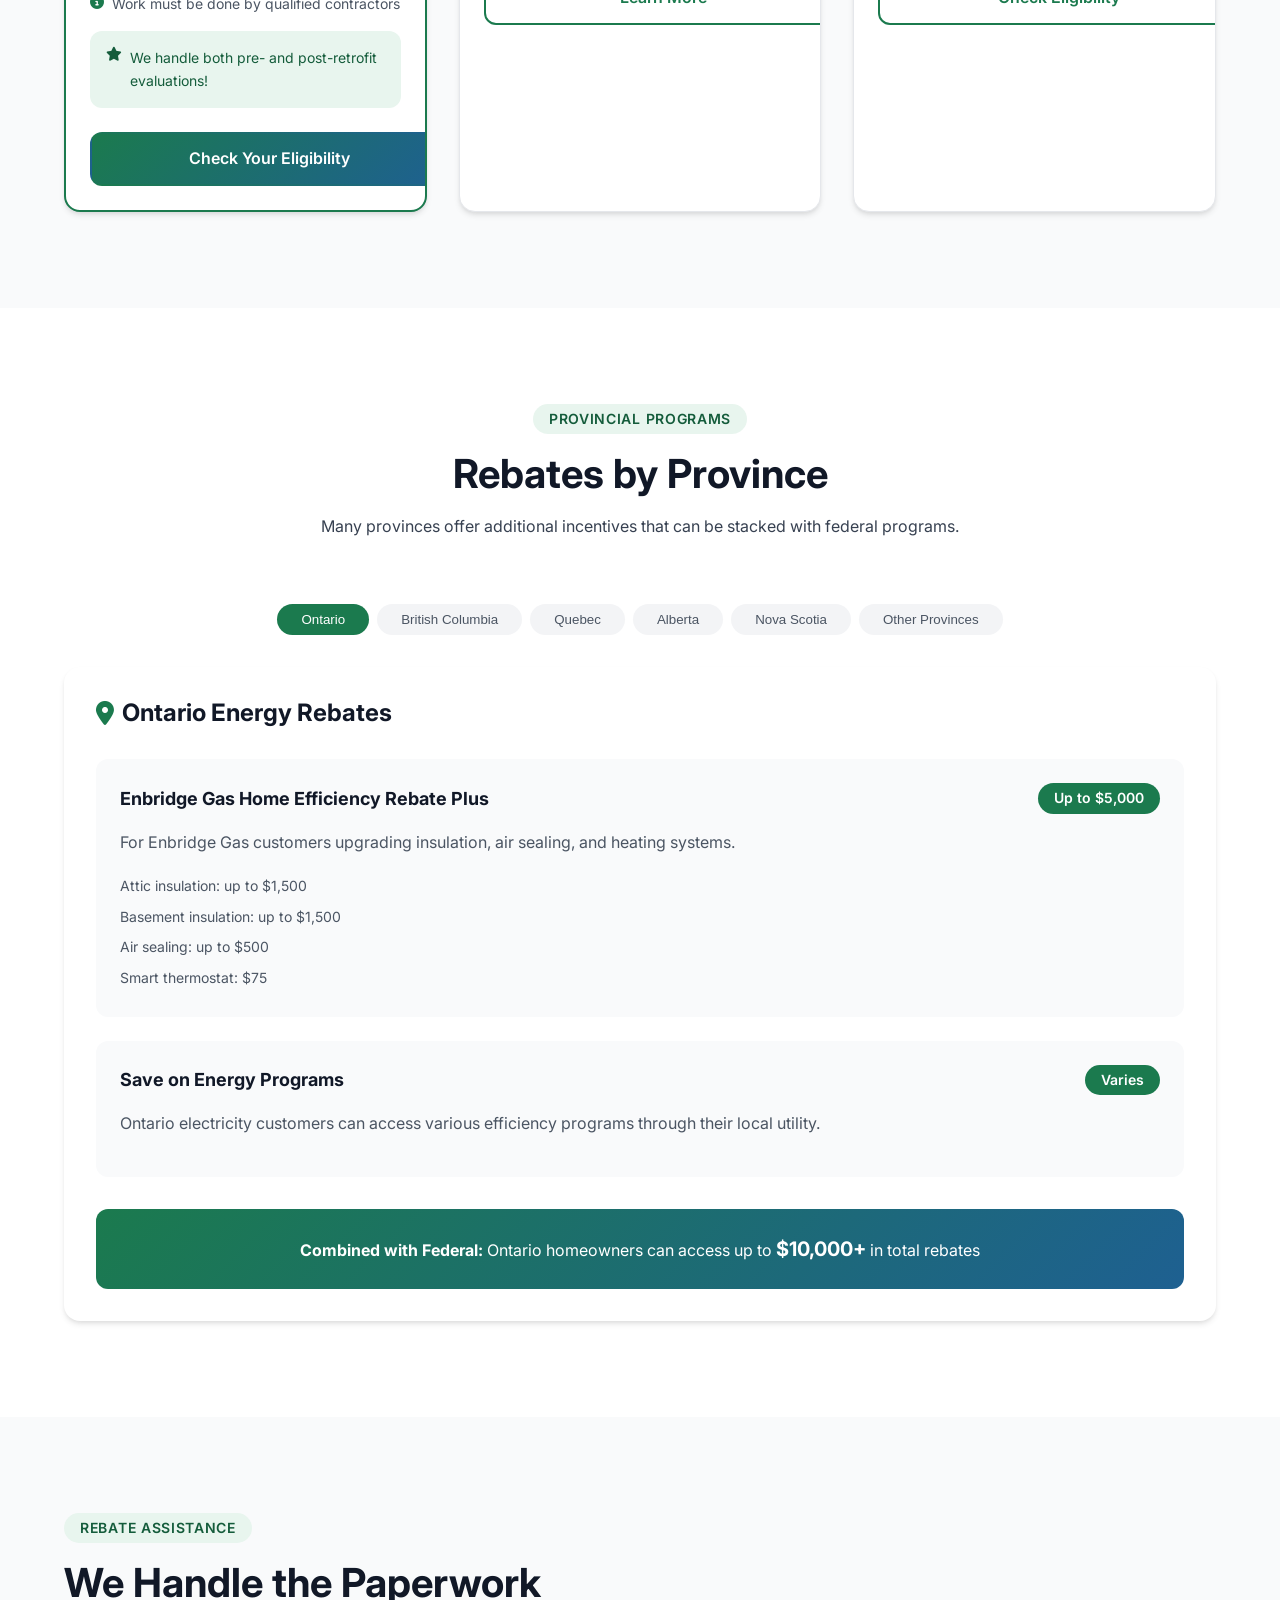
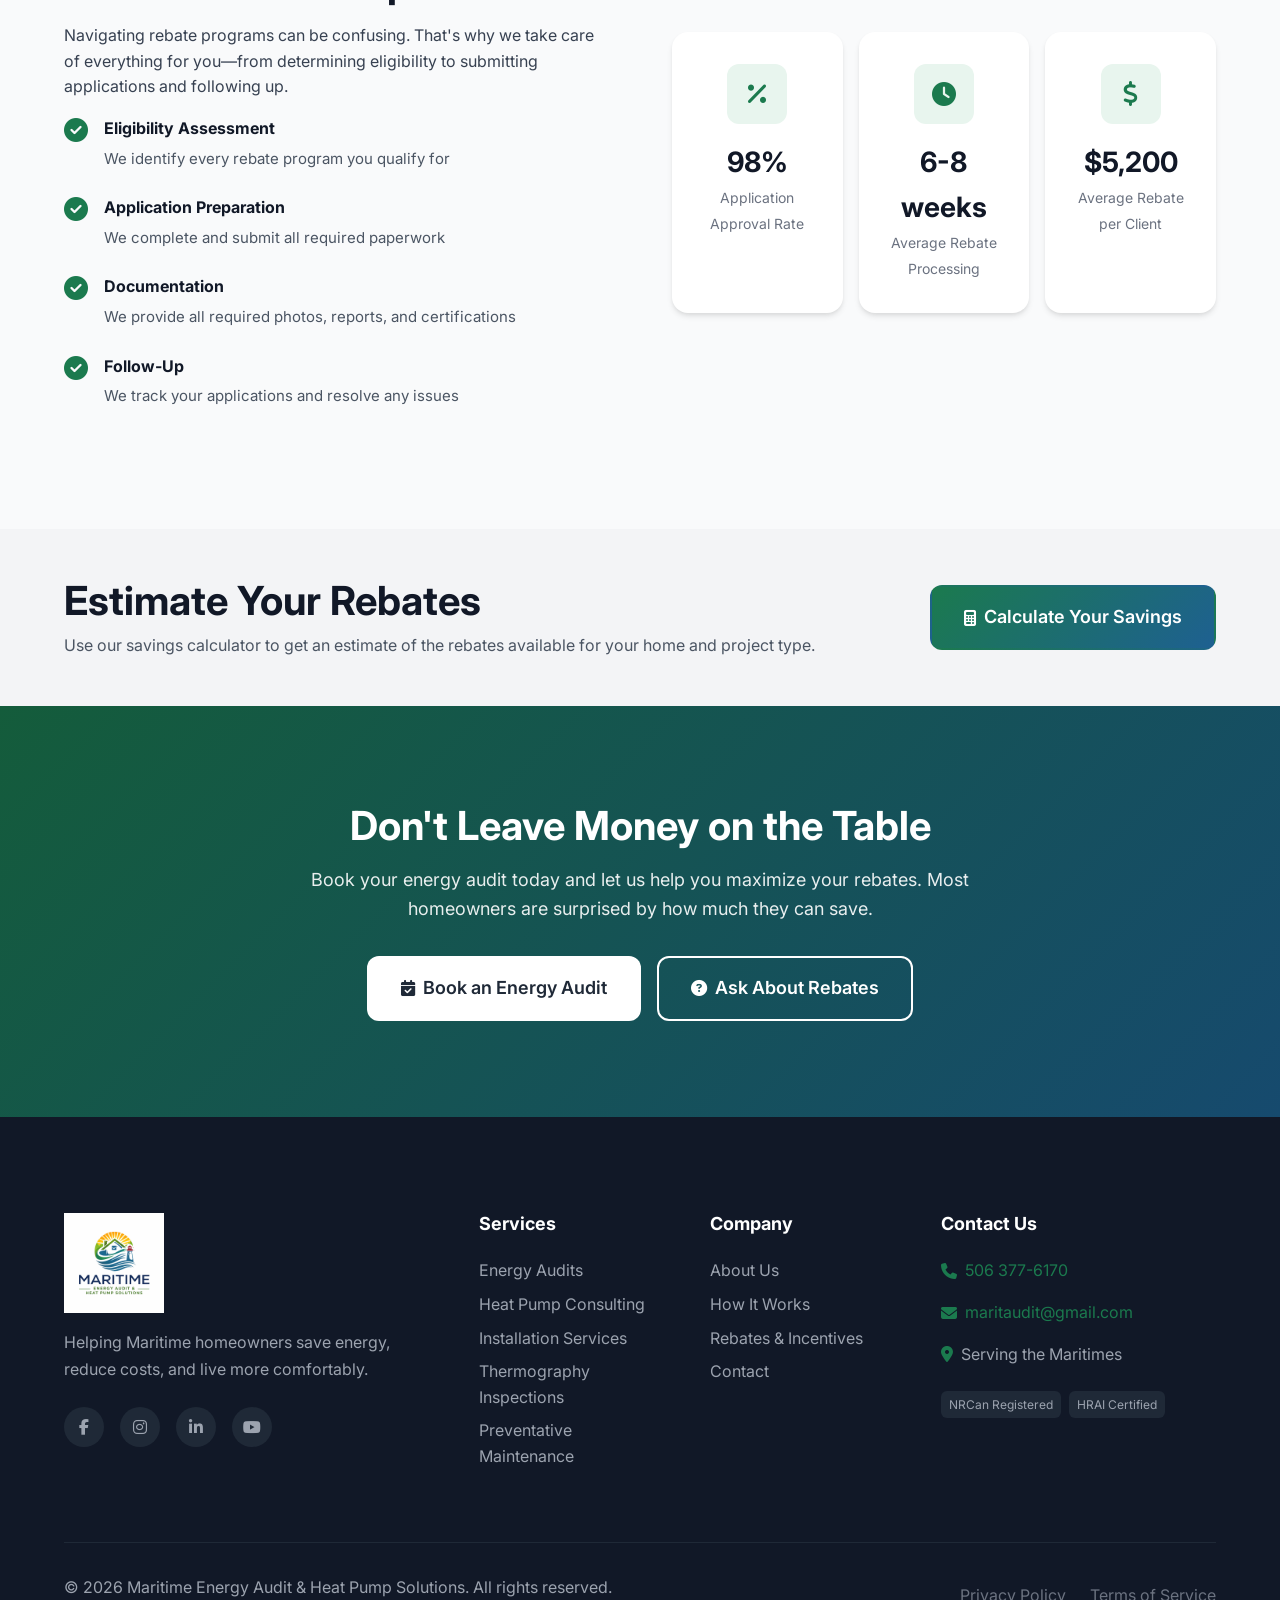
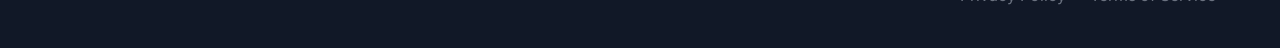
<file: rebates.html>
<!DOCTYPE html>
<html lang="en">
<head>
    <meta charset="UTF-8">
    <meta name="viewport" content="width=device-width, initial-scale=1.0">
    <meta name="description" content="Learn about Maritime and Canadian energy efficiency rebates and incentives for heat pumps and home improvements. Federal and provincial programs available.">
    <meta name="keywords" content="Canada Energy Rebates, Heat Pump Rebates, Greener Homes Grant, Energy Efficiency Incentives, Nova Scotia Rebates, New Brunswick Rebates, PEI Rebates">
    <title>Rebates & Incentives | Maritime Energy Audit & Heat Pump Solutions</title>
    <link rel="stylesheet" href="css/styles.css">
    <link rel="stylesheet" href="https://cdnjs.cloudflare.com/ajax/libs/font-awesome/6.4.0/css/all.min.css">
    <link href="https://fonts.googleapis.com/css2?family=Inter:wght@300;400;500;600;700;800&display=swap" rel="stylesheet">
</head>
<body>
    <!-- Navigation -->
    <nav class="navbar" id="navbar">
        <div class="container">
            <a href="index.html" class="logo">
                <img src="images/logo.png" alt="Maritime Energy Audit & Heat Pump Solutions" class="logo-img">
            </a>
            <button class="nav-toggle" id="navToggle" aria-label="Toggle navigation">
                <span></span>
                <span></span>
                <span></span>
            </button>
            <ul class="nav-menu" id="navMenu">
                <li><a href="index.html">Home</a></li>
                <li><a href="services.html">Services</a></li>
                <li><a href="how-it-works.html">How It Works</a></li>
                <li><a href="rebates.html" class="active">Rebates</a></li>
                <li><a href="about.html">About Us</a></li>
                <li><a href="contact.html">Contact</a></li>
                <li><a href="contact.html" class="btn btn-primary btn-nav">Get a Quote</a></li>
            </ul>
        </div>
    </nav>

    <!-- Page Hero -->
    <section class="page-hero">
        <div class="container">
            <div class="page-hero-content">
                <span class="section-tag">Rebates & Incentives</span>
                <h1>Maximize Your Savings</h1>
                <p>Canadian homeowners can access thousands of dollars in rebates for energy efficiency upgrades. We help you navigate the programs and maximize your incentives.</p>
            </div>
        </div>
    </section>

    <!-- Rebate Highlights -->
    <section class="rebate-highlights section">
        <div class="container">
            <div class="highlights-grid">
                <div class="highlight-card">
                    <div class="highlight-icon">
                        <i class="fas fa-dollar-sign"></i>
                    </div>
                    <div class="highlight-content">
                        <span class="highlight-amount">Up to $10,000+</span>
                        <span class="highlight-label">Total Available Rebates</span>
                    </div>
                </div>
                <div class="highlight-card">
                    <div class="highlight-icon">
                        <i class="fas fa-file-alt"></i>
                    </div>
                    <div class="highlight-content">
                        <span class="highlight-amount">100%</span>
                        <span class="highlight-label">Paperwork Assistance</span>
                    </div>
                </div>
                <div class="highlight-card">
                    <div class="highlight-icon">
                        <i class="fas fa-check-double"></i>
                    </div>
                    <div class="highlight-content">
                        <span class="highlight-amount">$15M+</span>
                        <span class="highlight-label">Rebates Secured for Clients</span>
                    </div>
                </div>
            </div>
        </div>
    </section>

    <!-- Federal Programs -->
    <section class="rebate-section section bg-light">
        <div class="container">
            <div class="section-header">
                <span class="section-tag">Federal Programs</span>
                <h2>Canada-Wide Incentives</h2>
                <p>The federal government offers significant rebates to encourage home energy efficiency improvements.</p>
            </div>

            <div class="rebate-cards">
                <div class="rebate-card featured">
                    <div class="rebate-badge">Most Popular</div>
                    <div class="rebate-header">
                        <div class="rebate-logo">
                            <i class="fas fa-leaf"></i>
                        </div>
                        <div>
                            <h3>Canada Greener Homes Grant</h3>
                            <span class="rebate-provider">Natural Resources Canada</span>
                        </div>
                    </div>
                    <div class="rebate-amount">
                        <span class="amount">Up to $5,000</span>
                        <span class="for-what">for eligible retrofits</span>
                    </div>
                    <div class="rebate-details">
                        <h4>Eligible Upgrades:</h4>
                        <ul>
                            <li><i class="fas fa-check"></i> <strong>Heat Pumps:</strong> $2,500 - $5,000</li>
                            <li><i class="fas fa-check"></i> <strong>Insulation:</strong> Up to $5,000</li>
                            <li><i class="fas fa-check"></i> <strong>Windows/Doors:</strong> Up to $5,000</li>
                            <li><i class="fas fa-check"></i> <strong>Air Sealing:</strong> Up to $1,000</li>
                            <li><i class="fas fa-check"></i> <strong>Smart Thermostats:</strong> $50</li>
                        </ul>
                        <h4>Requirements:</h4>
                        <ul>
                            <li><i class="fas fa-info-circle"></i> Pre-retrofit EnerGuide evaluation required</li>
                            <li><i class="fas fa-info-circle"></i> Post-retrofit evaluation to verify improvements</li>
                            <li><i class="fas fa-info-circle"></i> Work must be done by qualified contractors</li>
                        </ul>
                        <div class="rebate-note">
                            <i class="fas fa-star"></i>
                            <span>We handle both pre- and post-retrofit evaluations!</span>
                        </div>
                    </div>
                    <a href="contact.html?program=greener-homes" class="btn btn-primary btn-block">
                        Check Your Eligibility
                    </a>
                </div>

                <div class="rebate-card">
                    <div class="rebate-header">
                        <div class="rebate-logo">
                            <i class="fas fa-piggy-bank"></i>
                        </div>
                        <div>
                            <h3>Canada Greener Homes Loan</h3>
                            <span class="rebate-provider">Natural Resources Canada</span>
                        </div>
                    </div>
                    <div class="rebate-amount">
                        <span class="amount">Up to $40,000</span>
                        <span class="for-what">interest-free loan</span>
                    </div>
                    <div class="rebate-details">
                        <h4>Loan Features:</h4>
                        <ul>
                            <li><i class="fas fa-check"></i> 0% interest rate</li>
                            <li><i class="fas fa-check"></i> Up to 10-year repayment term</li>
                            <li><i class="fas fa-check"></i> Can be combined with grants</li>
                            <li><i class="fas fa-check"></i> Covers labor and materials</li>
                        </ul>
                        <h4>Eligible For:</h4>
                        <ul>
                            <li><i class="fas fa-info-circle"></i> Same retrofits as the Grant program</li>
                            <li><i class="fas fa-info-circle"></i> EnerGuide evaluation required</li>
                        </ul>
                    </div>
                    <a href="contact.html?program=greener-homes-loan" class="btn btn-outline btn-block">
                        Learn More
                    </a>
                </div>

                <div class="rebate-card">
                    <div class="rebate-header">
                        <div class="rebate-logo">
                            <i class="fas fa-oil-can"></i>
                        </div>
                        <div>
                            <h3>Oil to Heat Pump Affordability Grant</h3>
                            <span class="rebate-provider">Natural Resources Canada</span>
                        </div>
                    </div>
                    <div class="rebate-amount">
                        <span class="amount">Up to $10,000</span>
                        <span class="for-what">for oil-heated homes</span>
                    </div>
                    <div class="rebate-details">
                        <h4>Eligibility:</h4>
                        <ul>
                            <li><i class="fas fa-check"></i> Currently heating with oil</li>
                            <li><i class="fas fa-check"></i> Household income under $250,000</li>
                            <li><i class="fas fa-check"></i> Installing a cold-climate heat pump</li>
                            <li><i class="fas fa-check"></i> Atlantic Canada, Quebec, or select areas</li>
                        </ul>
                        <h4>Includes:</h4>
                        <ul>
                            <li><i class="fas fa-info-circle"></i> $5,000 federal contribution</li>
                            <li><i class="fas fa-info-circle"></i> Additional provincial top-ups available</li>
                        </ul>
                    </div>
                    <a href="contact.html?program=oil-to-hp" class="btn btn-outline btn-block">
                        Check Eligibility
                    </a>
                </div>
            </div>
        </div>
    </section>

    <!-- Provincial Programs -->
    <section class="rebate-section section">
        <div class="container">
            <div class="section-header">
                <span class="section-tag">Provincial Programs</span>
                <h2>Rebates by Province</h2>
                <p>Many provinces offer additional incentives that can be stacked with federal programs.</p>
            </div>

            <div class="province-tabs">
                <div class="tab-buttons">
                    <button class="tab-btn active" data-tab="ontario">Ontario</button>
                    <button class="tab-btn" data-tab="bc">British Columbia</button>
                    <button class="tab-btn" data-tab="quebec">Quebec</button>
                    <button class="tab-btn" data-tab="alberta">Alberta</button>
                    <button class="tab-btn" data-tab="nova-scotia">Nova Scotia</button>
                    <button class="tab-btn" data-tab="other">Other Provinces</button>
                </div>

                <div class="tab-content active" id="ontario">
                    <div class="province-rebates">
                        <h3><i class="fas fa-map-marker-alt"></i> Ontario Energy Rebates</h3>
                        <div class="rebate-list">
                            <div class="rebate-item">
                                <div class="rebate-item-header">
                                    <h4>Enbridge Gas Home Efficiency Rebate Plus</h4>
                                    <span class="rebate-value">Up to $5,000</span>
                                </div>
                                <p>For Enbridge Gas customers upgrading insulation, air sealing, and heating systems.</p>
                                <ul>
                                    <li>Attic insulation: up to $1,500</li>
                                    <li>Basement insulation: up to $1,500</li>
                                    <li>Air sealing: up to $500</li>
                                    <li>Smart thermostat: $75</li>
                                </ul>
                            </div>
                            <div class="rebate-item">
                                <div class="rebate-item-header">
                                    <h4>Save on Energy Programs</h4>
                                    <span class="rebate-value">Varies</span>
                                </div>
                                <p>Ontario electricity customers can access various efficiency programs through their local utility.</p>
                            </div>
                        </div>
                        <div class="province-total">
                            <strong>Combined with Federal:</strong> Ontario homeowners can access up to <span class="total-amount">$10,000+</span> in total rebates
                        </div>
                    </div>
                </div>

                <div class="tab-content" id="bc">
                    <div class="province-rebates">
                        <h3><i class="fas fa-map-marker-alt"></i> British Columbia Energy Rebates</h3>
                        <div class="rebate-list">
                            <div class="rebate-item">
                                <div class="rebate-item-header">
                                    <h4>CleanBC Better Homes & Home Renovation Rebate Program</h4>
                                    <span class="rebate-value">Up to $11,000</span>
                                </div>
                                <p>BC's comprehensive rebate program for heat pumps and efficiency upgrades.</p>
                                <ul>
                                    <li>Air-source heat pump: $3,000 - $6,000</li>
                                    <li>Heat pump water heater: $1,000</li>
                                    <li>Insulation upgrades: up to $3,000</li>
                                    <li>Window upgrades: up to $2,000</li>
                                </ul>
                            </div>
                            <div class="rebate-item">
                                <div class="rebate-item-header">
                                    <h4>FortisBC & BC Hydro Rebates</h4>
                                    <span class="rebate-value">Additional savings</span>
                                </div>
                                <p>Utility-specific rebates that can often be combined with CleanBC programs.</p>
                            </div>
                        </div>
                        <div class="province-total">
                            <strong>Combined with Federal:</strong> BC homeowners can access up to <span class="total-amount">$16,000+</span> in total rebates
                        </div>
                    </div>
                </div>

                <div class="tab-content" id="quebec">
                    <div class="province-rebates">
                        <h3><i class="fas fa-map-marker-alt"></i> Quebec Energy Rebates</h3>
                        <div class="rebate-list">
                            <div class="rebate-item">
                                <div class="rebate-item-header">
                                    <h4>Rénoclimat</h4>
                                    <span class="rebate-value">Up to $7,500</span>
                                </div>
                                <p>Quebec's main energy efficiency program offering substantial rebates.</p>
                                <ul>
                                    <li>Heat pump installation: up to $5,500</li>
                                    <li>Insulation: up to $4,000</li>
                                    <li>Air sealing: up to $1,000</li>
                                </ul>
                            </div>
                            <div class="rebate-item">
                                <div class="rebate-item-header">
                                    <h4>Hydro-Québec Rebates</h4>
                                    <span class="rebate-value">Varies</span>
                                </div>
                                <p>Additional rebates for Hydro-Québec customers on eligible equipment.</p>
                            </div>
                        </div>
                        <div class="province-total">
                            <strong>Combined with Federal:</strong> Quebec homeowners can access up to <span class="total-amount">$12,500+</span> in total rebates
                        </div>
                    </div>
                </div>

                <div class="tab-content" id="alberta">
                    <div class="province-rebates">
                        <h3><i class="fas fa-map-marker-alt"></i> Alberta Energy Rebates</h3>
                        <div class="rebate-list">
                            <div class="rebate-item">
                                <div class="rebate-item-header">
                                    <h4>Home Energy Plan Rebates</h4>
                                    <span class="rebate-value">Up to $8,000</span>
                                </div>
                                <p>Alberta's rebate program for comprehensive home energy improvements.</p>
                                <ul>
                                    <li>Cold climate heat pump: up to $4,500</li>
                                    <li>Insulation upgrades: up to $2,500</li>
                                    <li>Windows and doors: up to $1,000</li>
                                </ul>
                            </div>
                        </div>
                        <div class="province-total">
                            <strong>Combined with Federal:</strong> Alberta homeowners can access up to <span class="total-amount">$13,000+</span> in total rebates
                        </div>
                    </div>
                </div>

                <div class="tab-content" id="nova-scotia">
                    <div class="province-rebates">
                        <h3><i class="fas fa-map-marker-alt"></i> Nova Scotia Energy Rebates</h3>
                        <div class="rebate-list">
                            <div class="rebate-item">
                                <div class="rebate-item-header">
                                    <h4>HomeWarming Program</h4>
                                    <span class="rebate-value">Free upgrades</span>
                                </div>
                                <p>Income-qualified Nova Scotians may receive free energy upgrades including insulation and heat pumps.</p>
                            </div>
                            <div class="rebate-item">
                                <div class="rebate-item-header">
                                    <h4>Efficiency Nova Scotia Rebates</h4>
                                    <span class="rebate-value">Up to $5,000</span>
                                </div>
                                <p>Rebates for heat pumps, insulation, and other efficiency improvements.</p>
                                <ul>
                                    <li>Mini-split heat pump: up to $1,500</li>
                                    <li>Central heat pump: up to $3,000</li>
                                    <li>Insulation: varies by project</li>
                                </ul>
                            </div>
                        </div>
                        <div class="province-total">
                            <strong>Combined with Federal:</strong> Nova Scotia homeowners can access up to <span class="total-amount">$15,000+</span> in total rebates
                        </div>
                    </div>
                </div>

                <div class="tab-content" id="other">
                    <div class="province-rebates">
                        <h3><i class="fas fa-map-marker-alt"></i> Other Provincial Programs</h3>
                        <div class="rebate-list">
                            <div class="rebate-item">
                                <div class="rebate-item-header">
                                    <h4>New Brunswick</h4>
                                    <span class="rebate-value">Up to $5,000</span>
                                </div>
                                <p>Total Home Energy Savings Program offers rebates for heat pumps and efficiency upgrades.</p>
                            </div>
                            <div class="rebate-item">
                                <div class="rebate-item-header">
                                    <h4>Manitoba</h4>
                                    <span class="rebate-value">Up to $3,500</span>
                                </div>
                                <p>Efficiency Manitoba offers rebates for insulation, heating systems, and air sealing.</p>
                            </div>
                            <div class="rebate-item">
                                <div class="rebate-item-header">
                                    <h4>Saskatchewan</h4>
                                    <span class="rebate-value">Varies</span>
                                </div>
                                <p>SaskEnergy and SaskPower offer various rebates for efficiency improvements.</p>
                            </div>
                            <div class="rebate-item">
                                <div class="rebate-item-header">
                                    <h4>PEI, NL, Territories</h4>
                                    <span class="rebate-value">Contact us</span>
                                </div>
                                <p>Programs vary. Contact us for the latest available incentives in your area.</p>
                            </div>
                        </div>
                    </div>
                </div>
            </div>
        </div>
    </section>

    <!-- How We Help -->
    <section class="rebate-help section bg-light">
        <div class="container">
            <div class="help-content">
                <div class="help-text">
                    <span class="section-tag">Rebate Assistance</span>
                    <h2>We Handle the Paperwork</h2>
                    <p>Navigating rebate programs can be confusing. That's why we take care of everything for you—from determining eligibility to submitting applications and following up.</p>
                    <ul class="help-features">
                        <li>
                            <i class="fas fa-check-circle"></i>
                            <div>
                                <strong>Eligibility Assessment</strong>
                                <span>We identify every rebate program you qualify for</span>
                            </div>
                        </li>
                        <li>
                            <i class="fas fa-check-circle"></i>
                            <div>
                                <strong>Application Preparation</strong>
                                <span>We complete and submit all required paperwork</span>
                            </div>
                        </li>
                        <li>
                            <i class="fas fa-check-circle"></i>
                            <div>
                                <strong>Documentation</strong>
                                <span>We provide all required photos, reports, and certifications</span>
                            </div>
                        </li>
                        <li>
                            <i class="fas fa-check-circle"></i>
                            <div>
                                <strong>Follow-Up</strong>
                                <span>We track your applications and resolve any issues</span>
                            </div>
                        </li>
                    </ul>
                </div>
                <div class="help-stats">
                    <div class="stat-card">
                        <div class="stat-icon">
                            <i class="fas fa-percentage"></i>
                        </div>
                        <span class="stat-number">98%</span>
                        <span class="stat-label">Application Approval Rate</span>
                    </div>
                    <div class="stat-card">
                        <div class="stat-icon">
                            <i class="fas fa-clock"></i>
                        </div>
                        <span class="stat-number">6-8 weeks</span>
                        <span class="stat-label">Average Rebate Processing</span>
                    </div>
                    <div class="stat-card">
                        <div class="stat-icon">
                            <i class="fas fa-dollar-sign"></i>
                        </div>
                        <span class="stat-number">$5,200</span>
                        <span class="stat-label">Average Rebate per Client</span>
                    </div>
                </div>
            </div>
        </div>
    </section>

    <!-- Rebate Calculator Link -->
    <section class="rebate-calculator-cta section">
        <div class="container">
            <div class="calculator-cta-content">
                <div class="calculator-cta-text">
                    <h2>Estimate Your Rebates</h2>
                    <p>Use our savings calculator to get an estimate of the rebates available for your home and project type.</p>
                </div>
                <a href="index.html#calculator" class="btn btn-primary btn-lg">
                    <i class="fas fa-calculator"></i>
                    Calculate Your Savings
                </a>
            </div>
        </div>
    </section>

    <!-- CTA Section -->
    <section class="cta section">
        <div class="container">
            <div class="cta-content">
                <h2>Don't Leave Money on the Table</h2>
                <p>Book your energy audit today and let us help you maximize your rebates. Most homeowners are surprised by how much they can save.</p>
                <div class="cta-buttons">
                    <a href="contact.html?service=audit" class="btn btn-white btn-lg">
                        <i class="fas fa-calendar-check"></i>
                        Book an Energy Audit
                    </a>
                    <a href="contact.html" class="btn btn-outline-white btn-lg">
                        <i class="fas fa-question-circle"></i>
                        Ask About Rebates
                    </a>
                </div>
            </div>
        </div>
    </section>

    <!-- Footer -->
    <footer class="footer">
        <div class="container">
            <div class="footer-grid">
                <div class="footer-brand">
                    <a href="index.html" class="logo">
                        <img src="images/logo.png" alt="Maritime Energy Audit & Heat Pump Solutions" class="logo-img">
                    </a>
                    <p>Helping Maritime homeowners save energy, reduce costs, and live more comfortably.</p>
                    <div class="social-links">
                        <a href="#" aria-label="Facebook"><i class="fab fa-facebook-f"></i></a>
                        <a href="#" aria-label="Instagram"><i class="fab fa-instagram"></i></a>
                        <a href="#" aria-label="LinkedIn"><i class="fab fa-linkedin-in"></i></a>
                        <a href="#" aria-label="YouTube"><i class="fab fa-youtube"></i></a>
                    </div>
                </div>
                <div class="footer-links">
                    <h4>Services</h4>
                    <ul>
                        <li><a href="services.html#audits">Energy Audits</a></li>
                        <li><a href="services.html#consulting">Heat Pump Consulting</a></li>
                        <li><a href="services.html#installation">Installation Services</a></li>
                        <li><a href="services.html#thermography">Thermography Inspections</a></li>
                        <li><a href="services.html#maintenance">Preventative Maintenance</a></li>
                    </ul>
                </div>
                <div class="footer-links">
                    <h4>Company</h4>
                    <ul>
                        <li><a href="about.html">About Us</a></li>
                        <li><a href="how-it-works.html">How It Works</a></li>
                        <li><a href="rebates.html">Rebates & Incentives</a></li>
                        <li><a href="contact.html">Contact</a></li>
                    </ul>
                </div>
                <div class="footer-contact">
                    <h4>Contact Us</h4>
                    <ul>
                        <li>
                            <i class="fas fa-phone"></i>
                            <a href="tel:+15063776170">506 377-6170</a>
                        </li>
                        <li>
                            <i class="fas fa-envelope"></i>
                            <a href="mailto:maritaudit@gmail.com">maritaudit@gmail.com</a>
                        </li>
                        <li><i class="fas fa-map-marker-alt"></i> Serving the Maritimes</li>
                    </ul>
                    <div class="certifications">
                        <span class="cert-badge">NRCan Registered</span>
                        <span class="cert-badge">HRAI Certified</span>
                    </div>
                </div>
            </div>
            <div class="footer-bottom">
                <p>&copy; 2026 Maritime Energy Audit & Heat Pump Solutions. All rights reserved.</p>
                <div class="footer-legal">
                    <a href="privacy-policy.html">Privacy Policy</a>
                    <a href="terms-of-service.html">Terms of Service</a>
                </div>
            </div>
        </div>
    </footer>

    <script src="js/main.js"></script>
</body>
</html>
</file>
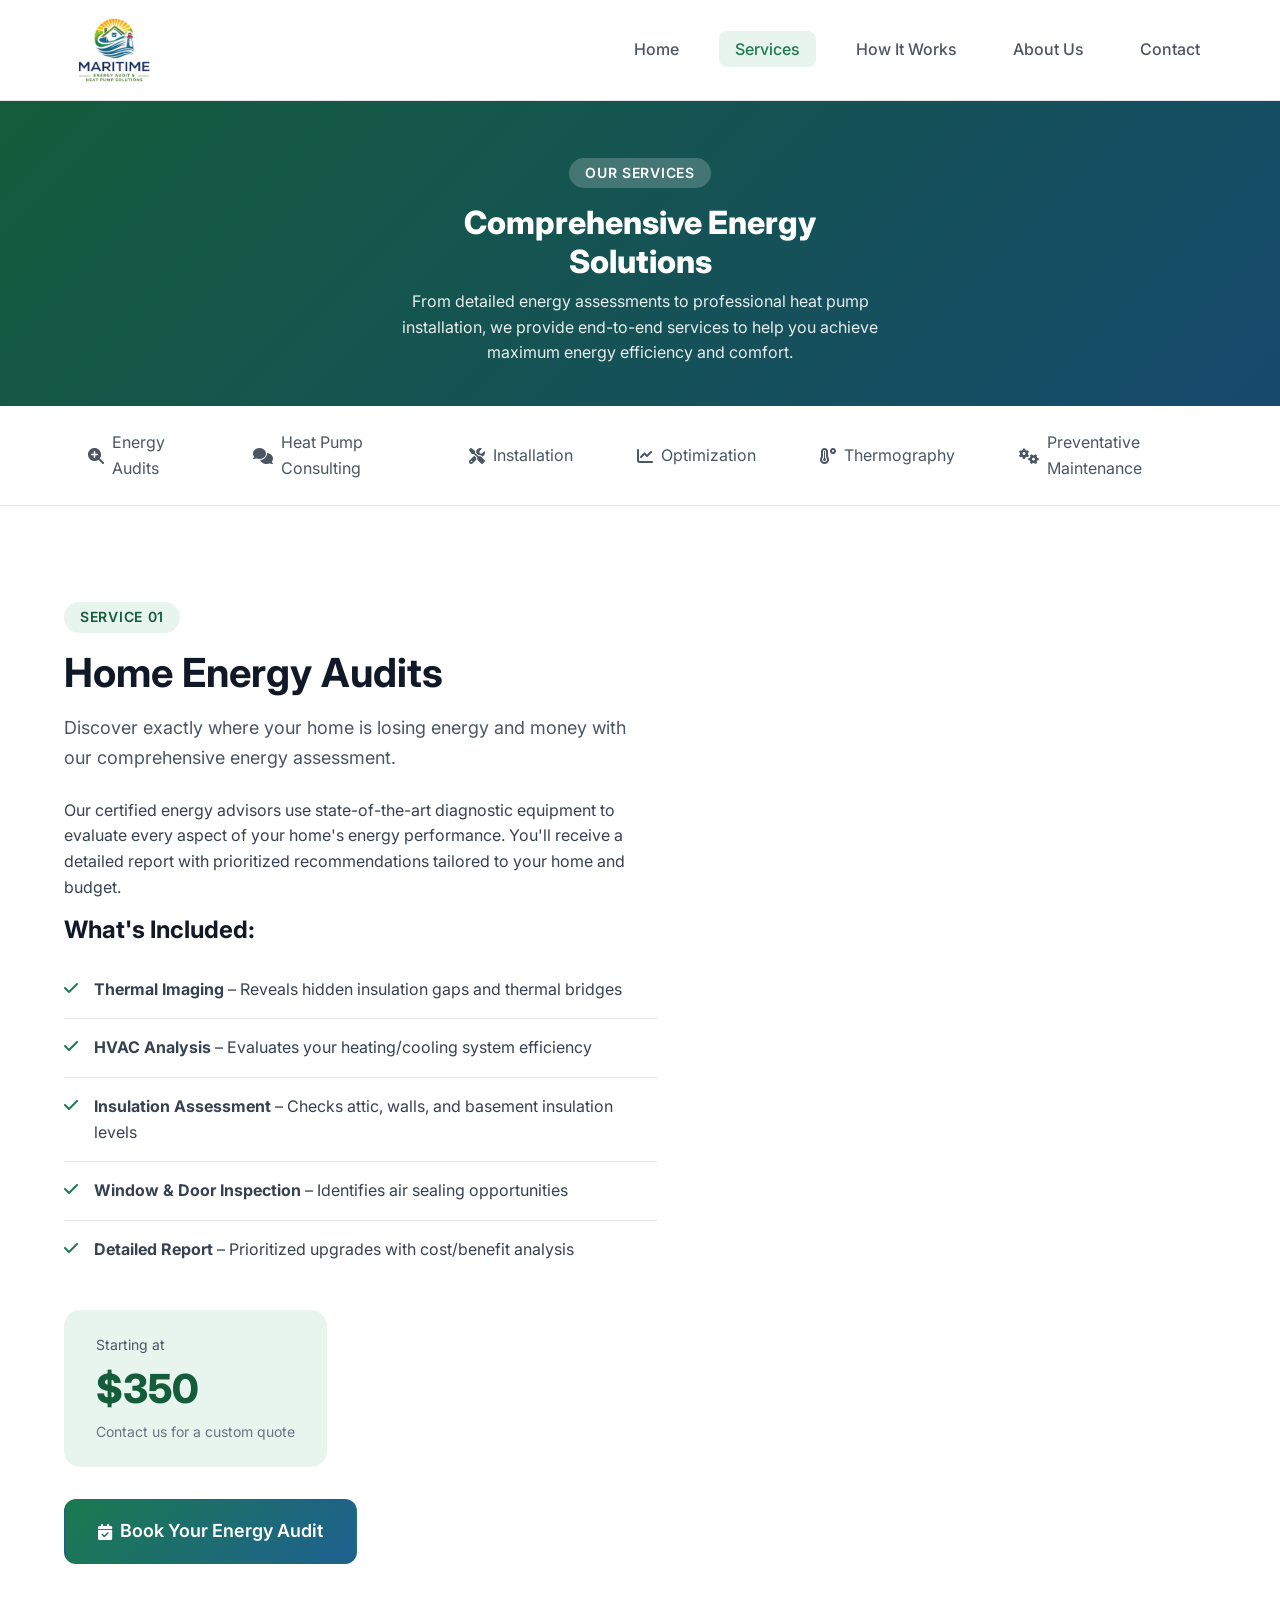
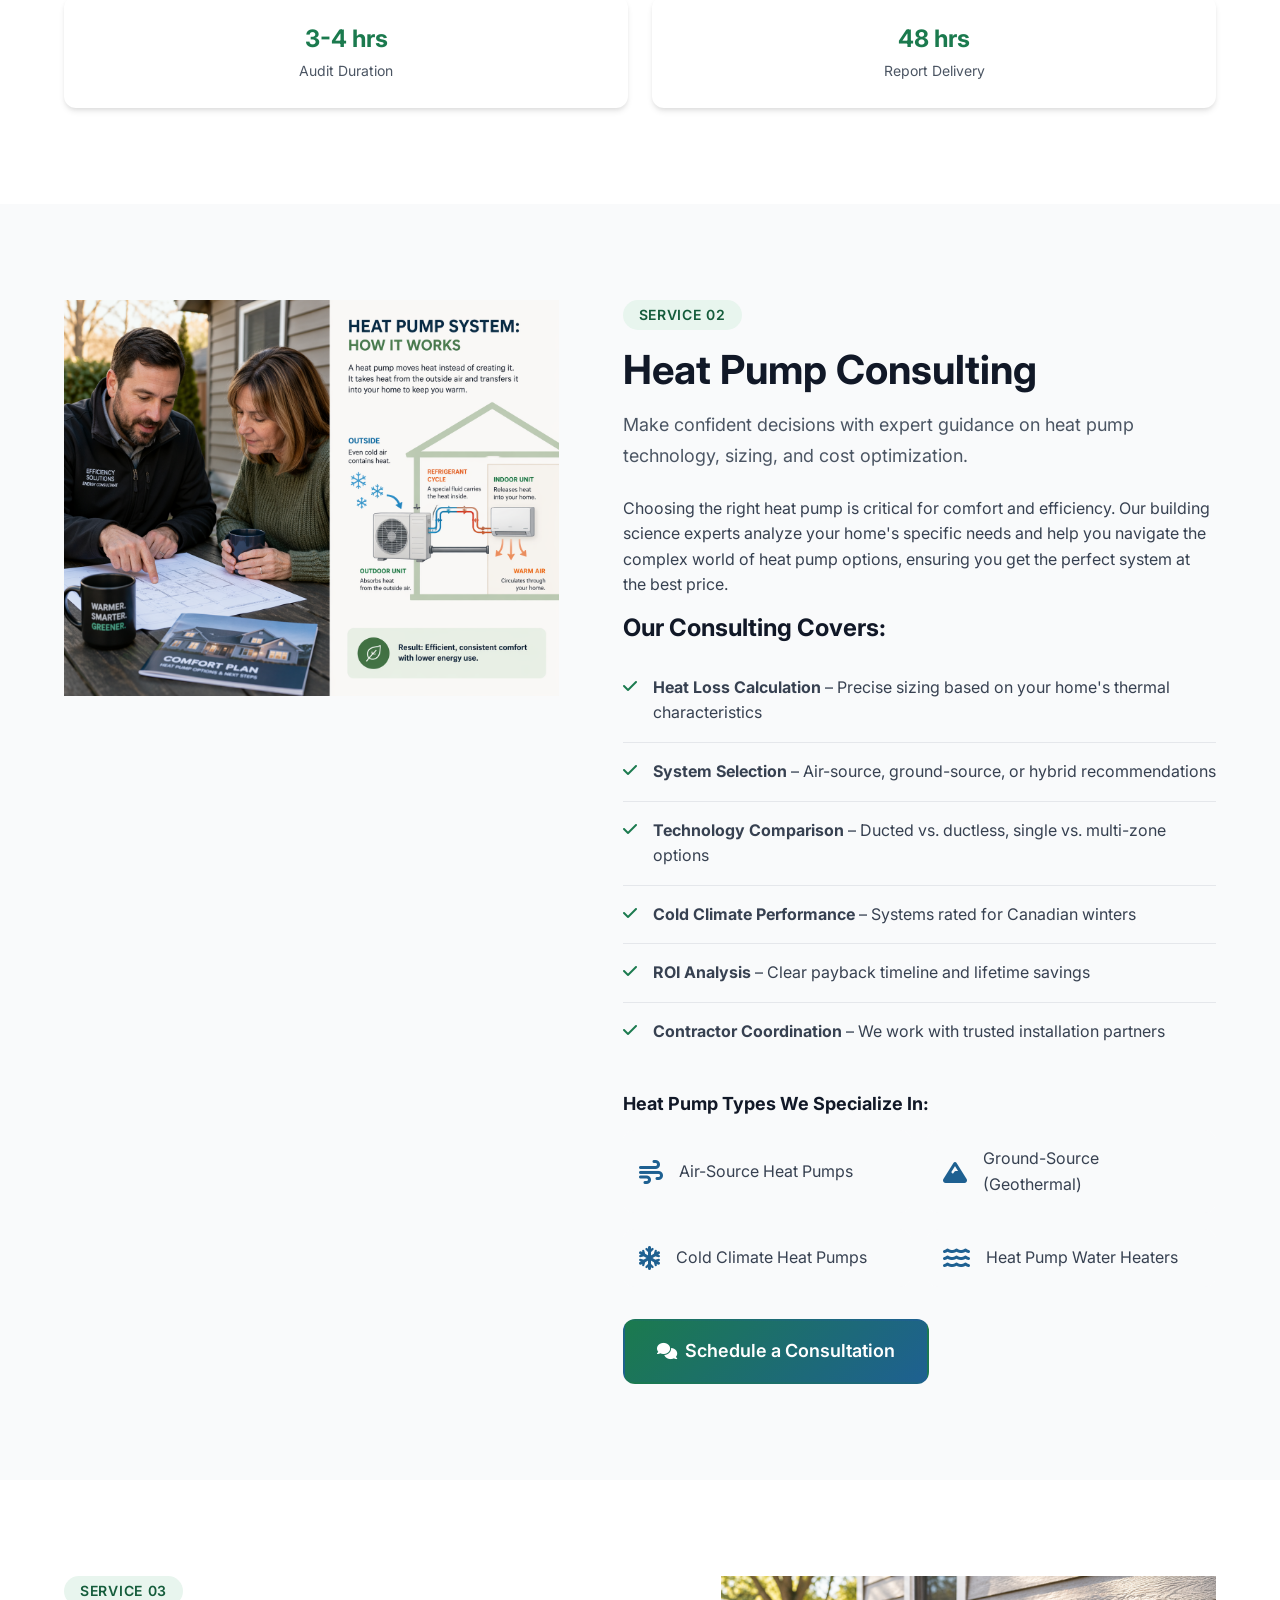
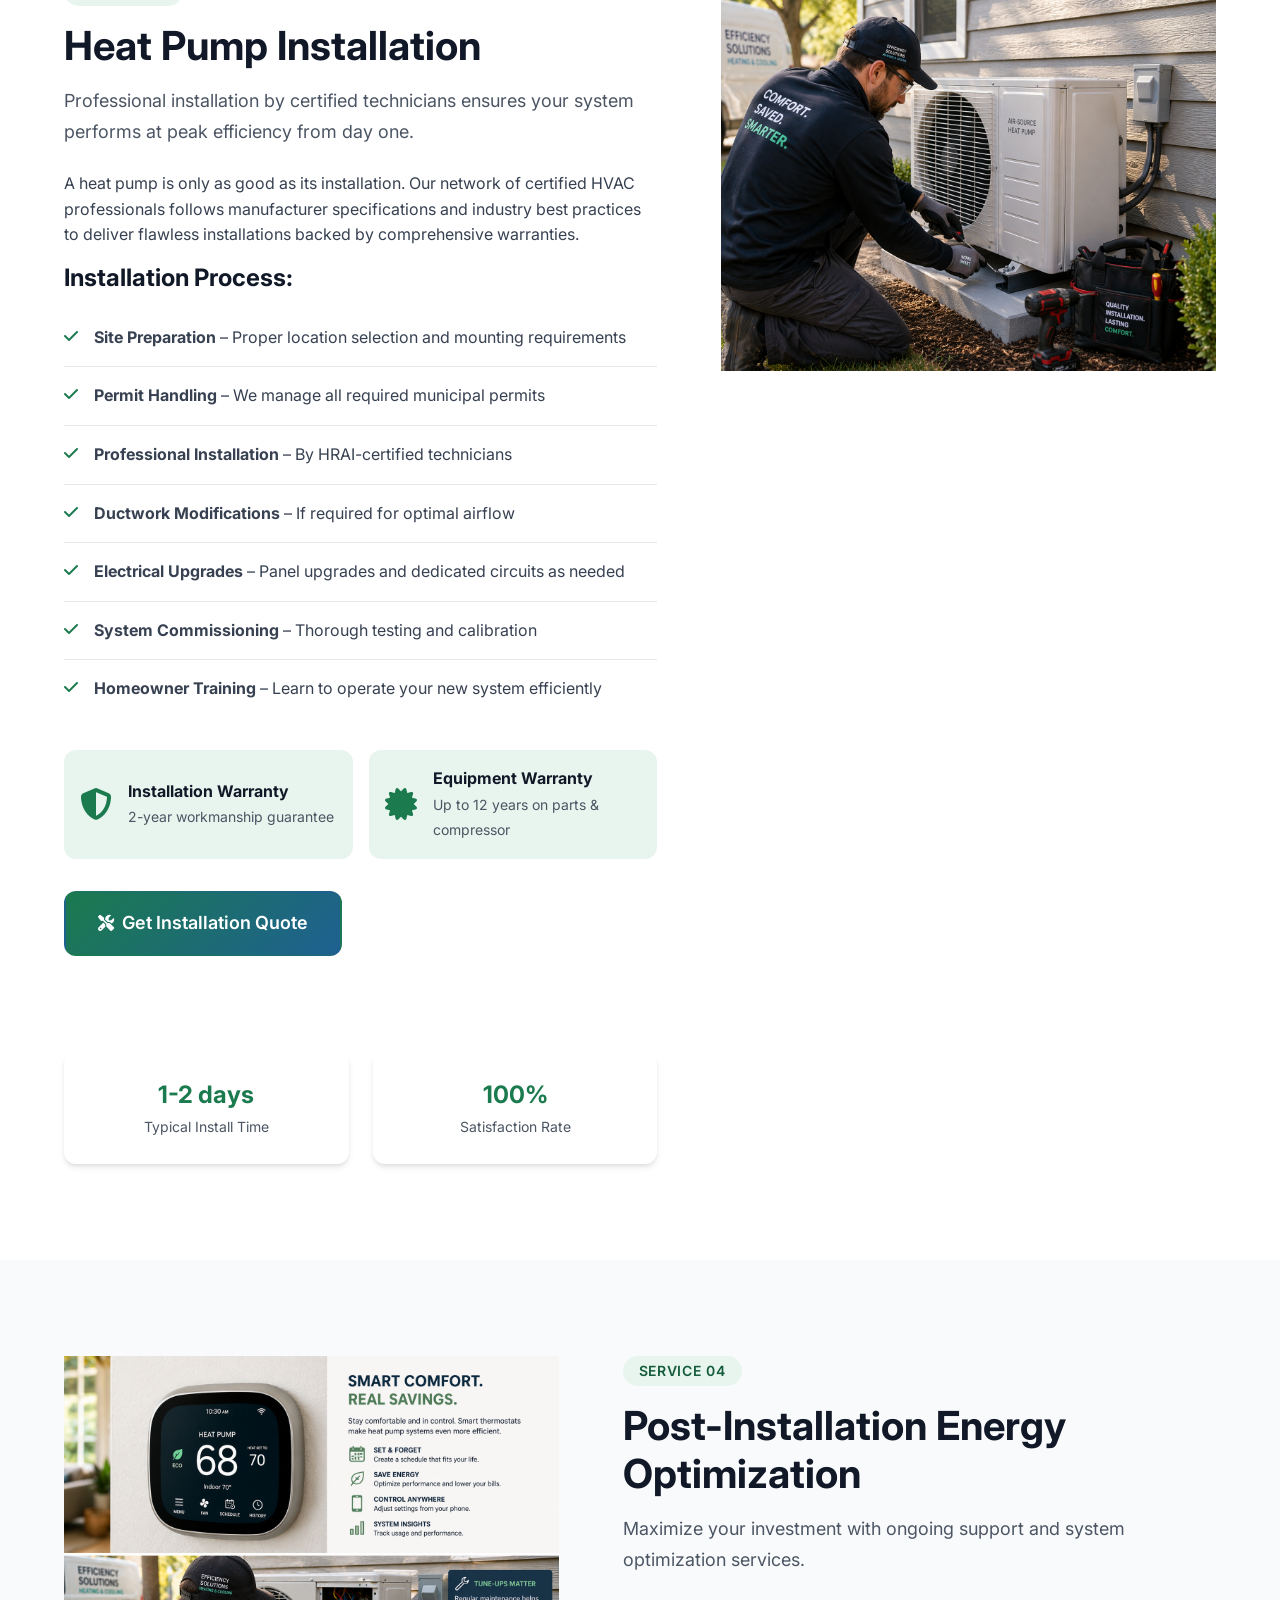
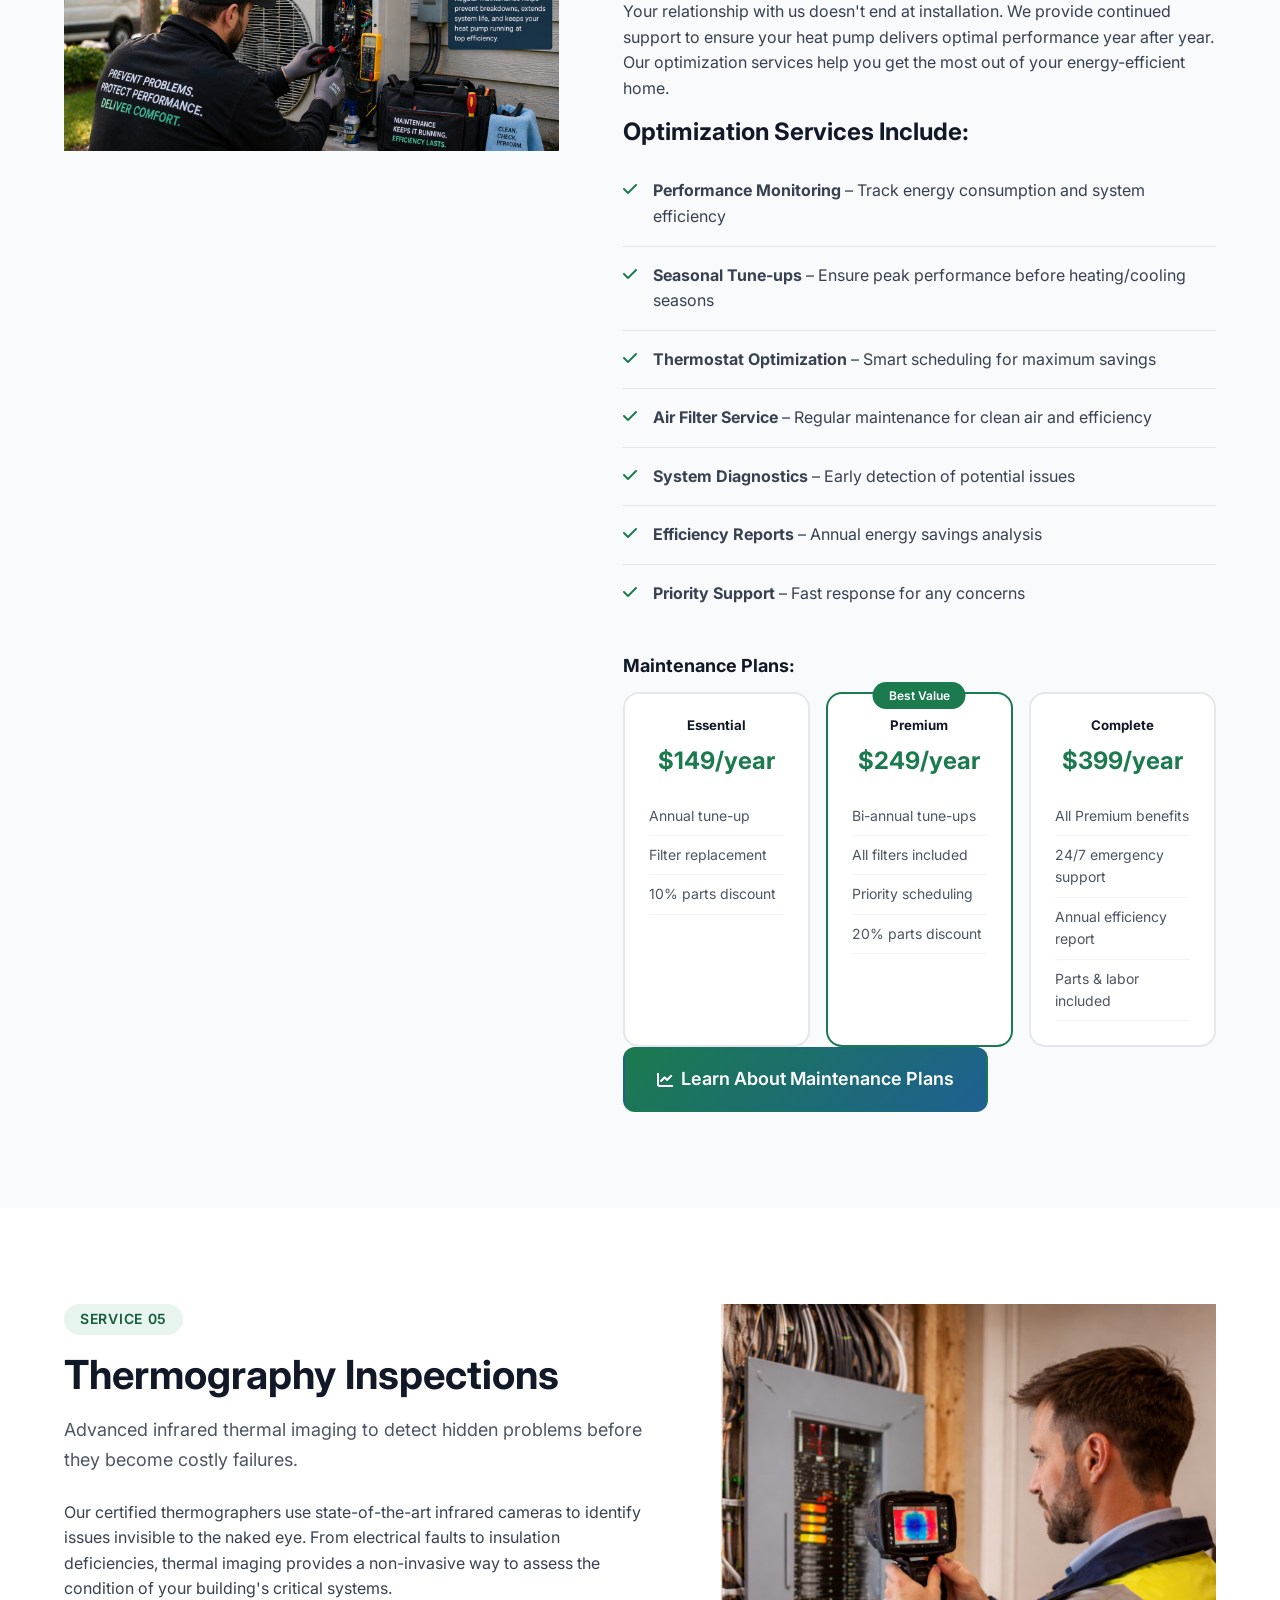
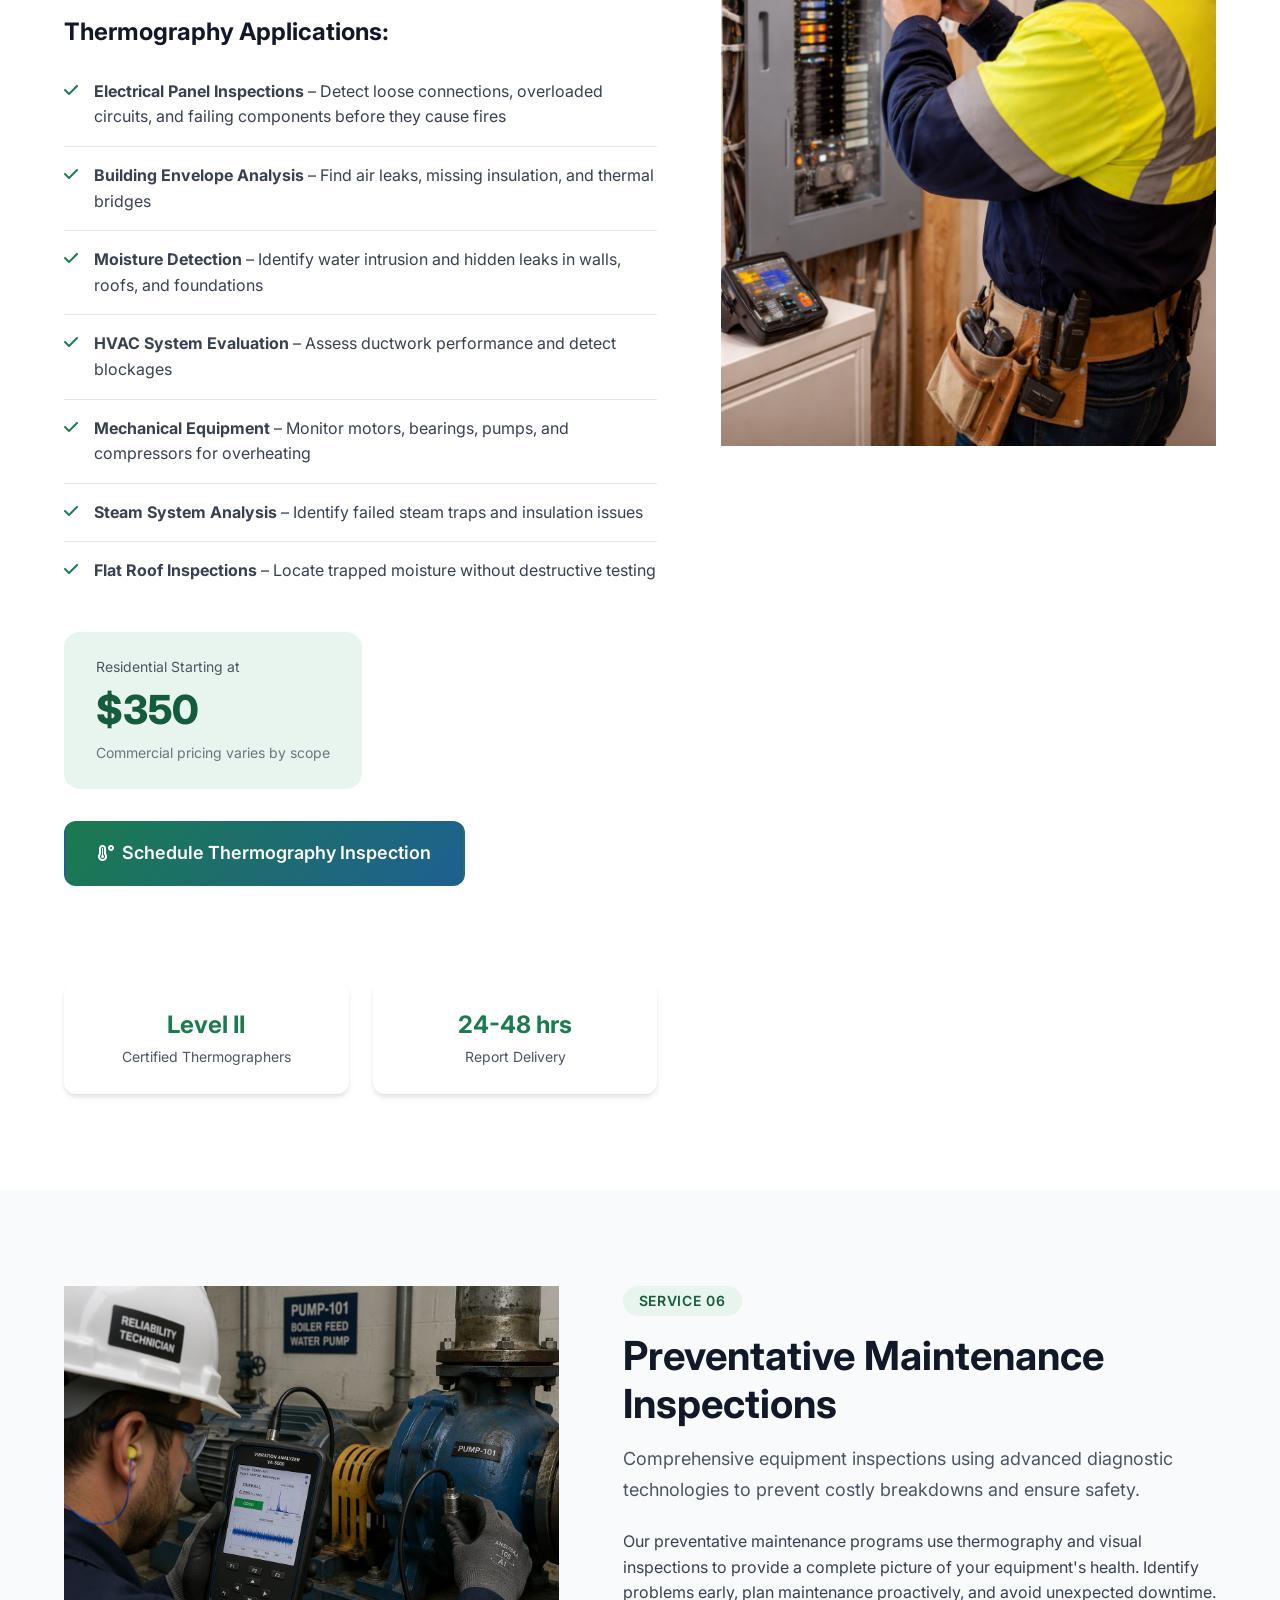
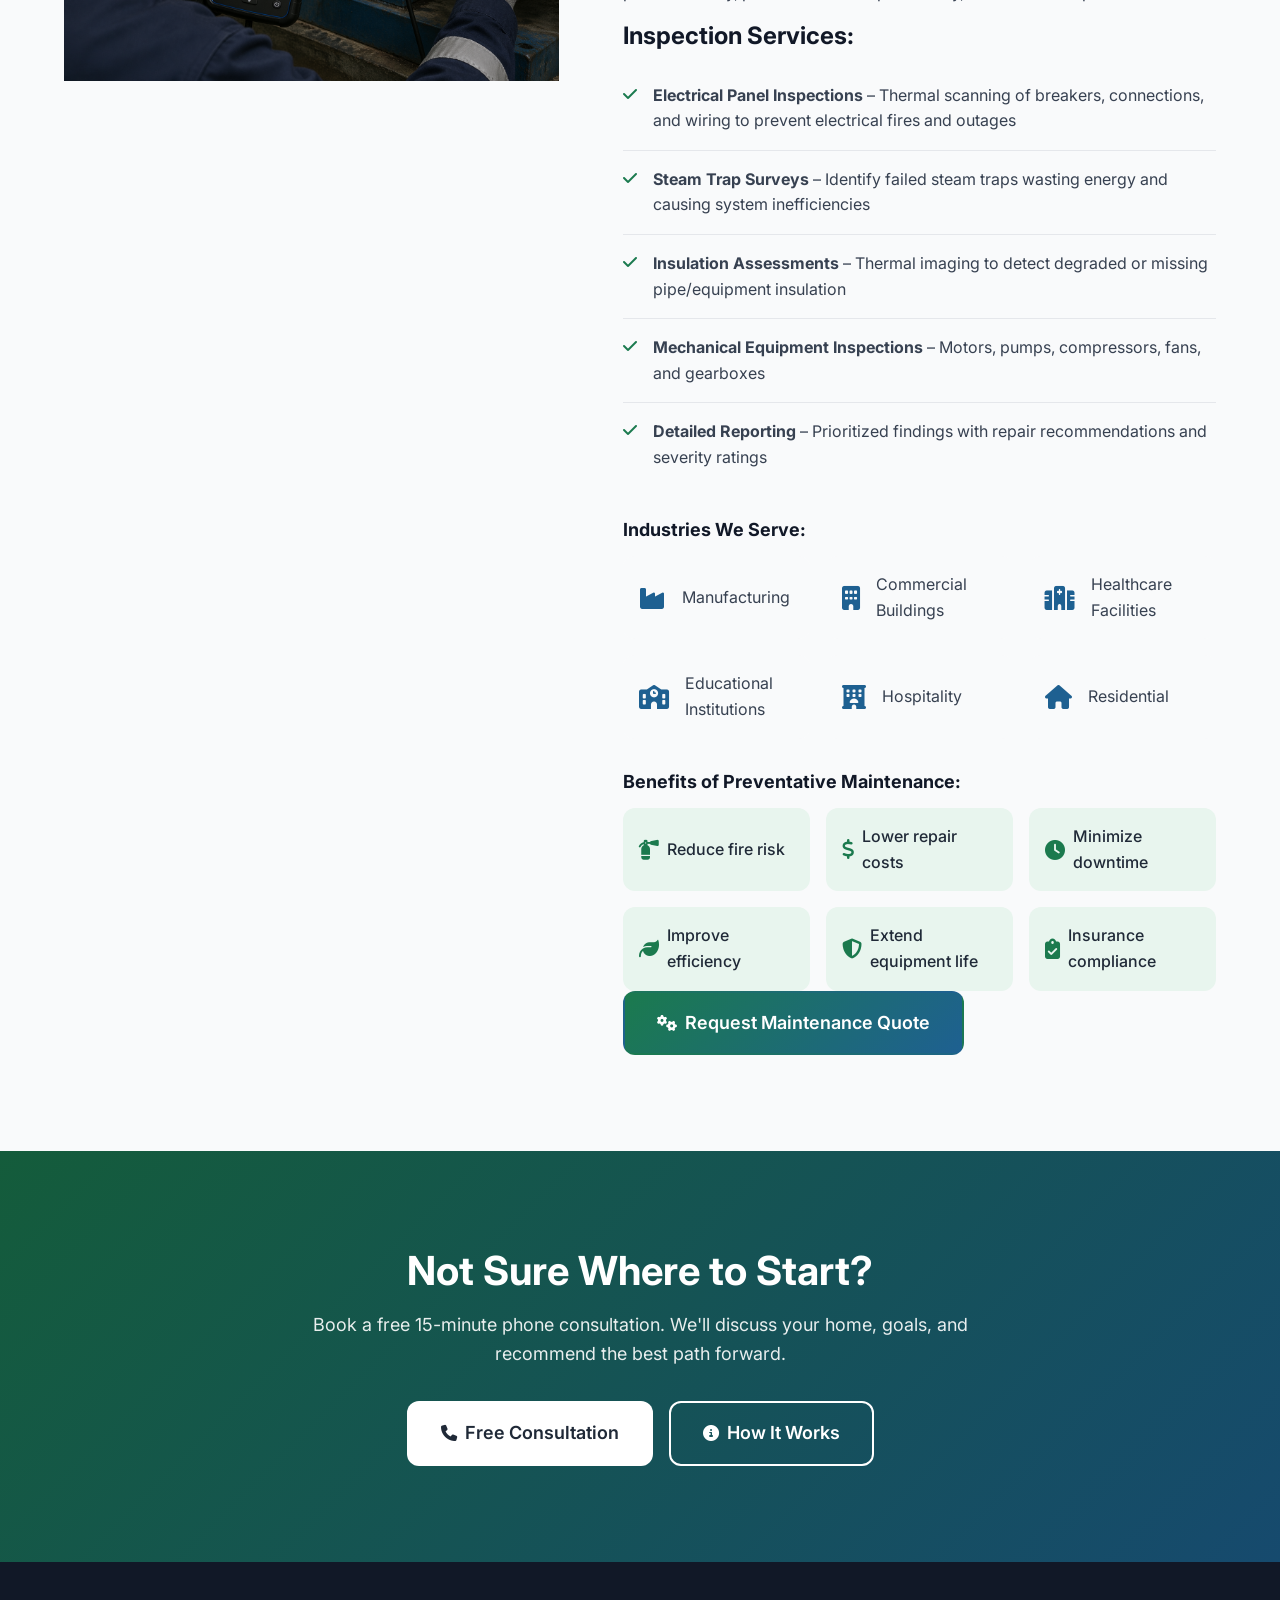
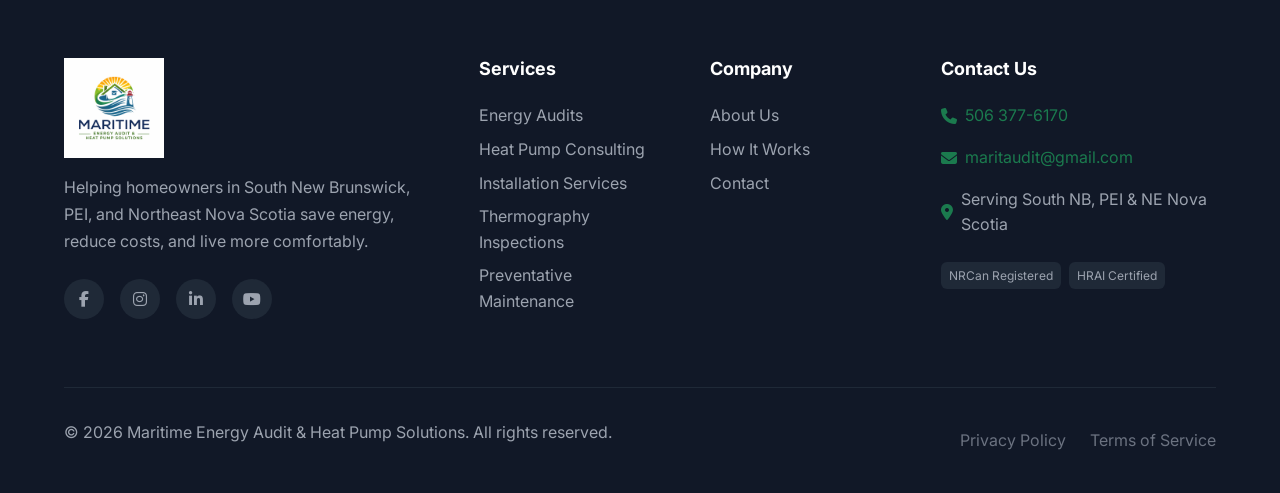
<file: services.html>
<!DOCTYPE html>
<html lang="en">
<head>
    <meta charset="UTF-8">
    <meta name="viewport" content="width=device-width, initial-scale=1.0">
    <meta name="description" content="Professional home energy audit services, heat pump consulting, and installation in the Maritimes. Expert guidance for maximum energy savings.">
    <meta name="keywords" content="Home Energy Audit, Heat Pump Installation, Heat Pump Consulting, Energy Efficiency Services, Maritime Canada, Nova Scotia, New Brunswick, PEI">
    <title>Our Services | Maritime Energy Audit & Heat Pump Solutions</title>
    <link rel="stylesheet" href="css/styles.css">
    <link rel="stylesheet" href="https://cdnjs.cloudflare.com/ajax/libs/font-awesome/6.4.0/css/all.min.css">
    <link href="https://fonts.googleapis.com/css2?family=Inter:wght@300;400;500;600;700;800&display=swap" rel="stylesheet">
</head>
<body>
    <!-- Navigation -->
    <nav class="navbar" id="navbar">
        <div class="container">
            <a href="index.html" class="logo">
                <img src="images/logo.png" alt="Maritime Energy Audit & Heat Pump Solutions" class="logo-img">
            </a>
            <button class="nav-toggle" id="navToggle" aria-label="Toggle navigation">
                <span></span>
                <span></span>
                <span></span>
            </button>
            <ul class="nav-menu" id="navMenu">
                <li><a href="index.html">Home</a></li>
                <li><a href="services.html" class="active">Services</a></li>
                <li><a href="how-it-works.html">How It Works</a></li>
                
                <li><a href="about.html">About Us</a></li>
                <li><a href="contact.html">Contact</a></li>
            </ul>
        </div>
    </nav>

    <!-- Page Hero -->
    <section class="page-hero">
        <div class="container">
            <div class="page-hero-content">
                <span class="section-tag">Our Services</span>
                <h1>Comprehensive Energy Solutions</h1>
                <p>From detailed energy assessments to professional heat pump installation, we provide end-to-end services to help you achieve maximum energy efficiency and comfort.</p>
            </div>
        </div>
    </section>

    <!-- Services Navigation -->
    <section class="services-nav">
        <div class="container">
            <div class="services-nav-items">
                <a href="#audits" class="services-nav-item">
                    <i class="fas fa-search-plus"></i>
                    <span>Energy Audits</span>
                </a>
                <a href="#consulting" class="services-nav-item">
                    <i class="fas fa-comments"></i>
                    <span>Heat Pump Consulting</span>
                </a>
                <a href="#installation" class="services-nav-item">
                    <i class="fas fa-tools"></i>
                    <span>Installation</span>
                </a>
                <a href="#optimization" class="services-nav-item">
                    <i class="fas fa-chart-line"></i>
                    <span>Optimization</span>
                </a>
                <a href="#thermography" class="services-nav-item">
                    <i class="fas fa-temperature-high"></i>
                    <span>Thermography</span>
                </a>
                <a href="#maintenance" class="services-nav-item">
                    <i class="fas fa-cogs"></i>
                    <span>Preventative Maintenance</span>
                </a>
            </div>
        </div>
    </section>

    <!-- Energy Audits Section -->
    <section class="service-detail section" id="audits">
        <div class="container">
            <div class="service-detail-grid">
                <div class="service-detail-content">
                    <span class="section-tag">Service 01</span>
                    <h2>Home Energy Audits</h2>
                    <p class="lead">Discover exactly where your home is losing energy and money with our comprehensive energy assessment.</p>
                    <p>Our certified energy advisors use state-of-the-art diagnostic equipment to evaluate every aspect of your home's energy performance. You'll receive a detailed report with prioritized recommendations tailored to your home and budget.</p>
                    
                    <h3>What's Included:</h3>
                    <ul class="service-features">
                        <li>
                            <i class="fas fa-check"></i>
                            <span><strong>Thermal Imaging</strong> – Reveals hidden insulation gaps and thermal bridges</span>
                        </li>
                        <li>
                            <i class="fas fa-check"></i>
                            <span><strong>HVAC Analysis</strong> – Evaluates your heating/cooling system efficiency</span>
                        </li>
                        <li>
                            <i class="fas fa-check"></i>
                            <span><strong>Insulation Assessment</strong> – Checks attic, walls, and basement insulation levels</span>
                        </li>
                        <li>
                            <i class="fas fa-check"></i>
                            <span><strong>Window & Door Inspection</strong> – Identifies air sealing opportunities</span>
                        </li>
                        <li>
                            <i class="fas fa-check"></i>
                            <span><strong>Detailed Report</strong> – Prioritized upgrades with cost/benefit analysis</span>
                        </li>
                    </ul>

                    <div class="service-pricing">
                        <div class="price-card">
                            <span class="price-label">Starting at</span>
                            <span class="price">$350</span>
                            <span class="price-note">Contact us for a custom quote</span>
                        </div>
                    </div>
                    
                    <a href="contact.html?service=audit" class="btn btn-primary btn-lg">
                        <i class="fas fa-calendar-check"></i>
                        Book Your Energy Audit
                    </a>
                </div>
               
         </div>
                    <div class="service-stats">
                        <div class="service-stat">
                            <span class="stat-number">3-4 hrs</span>
                            <span class="stat-label">Audit Duration</span>
                        </div>
                        <div class="service-stat">
                            <span class="stat-number">48 hrs</span>
                            <span class="stat-label">Report Delivery</span>
                        </div>
                    </div>
                </div>
            </div>
        </div>
    </section>

    <!-- Heat Pump Consulting Section -->
    <section class="service-detail section bg-light" id="consulting">
        <div class="container">
            <div class="service-detail-grid reverse">
                <div class="service-detail-content">
                    <span class="section-tag">Service 02</span>
                    <h2>Heat Pump Consulting</h2>
                    <p class="lead">Make confident decisions with expert guidance on heat pump technology, sizing, and cost optimization.</p>
                    <p>Choosing the right heat pump is critical for comfort and efficiency. Our building science experts analyze your home's specific needs and help you navigate the complex world of heat pump options, ensuring you get the perfect system at the best price.</p>
                    
                    <h3>Our Consulting Covers:</h3>
                    <ul class="service-features">
                        <li>
                            <i class="fas fa-check"></i>
                            <span><strong>Heat Loss Calculation</strong> – Precise sizing based on your home's thermal characteristics</span>
                        </li>
                        <li>
                            <i class="fas fa-check"></i>
                            <span><strong>System Selection</strong> – Air-source, ground-source, or hybrid recommendations</span>
                        </li>
                        <li>
                            <i class="fas fa-check"></i>
                            <span><strong>Technology Comparison</strong> – Ducted vs. ductless, single vs. multi-zone options</span>
                        </li>
                        <li>
                            <i class="fas fa-check"></i>
                            <span><strong>Cold Climate Performance</strong> – Systems rated for Canadian winters</span>
                        </li>
                        <li>
                            <i class="fas fa-check"></i>
                            <span><strong>ROI Analysis</strong> – Clear payback timeline and lifetime savings</span>
                        </li>
                        <li>
                            <i class="fas fa-check"></i>
                            <span><strong>Contractor Coordination</strong> – We work with trusted installation partners</span>
                        </li>
                    </ul>

                    <div class="consulting-types">
                        <h4>Heat Pump Types We Specialize In:</h4>
                        <div class="types-grid">
                            <div class="type-card">
                                <i class="fas fa-wind"></i>
                                <span>Air-Source Heat Pumps</span>
                            </div>
                            <div class="type-card">
                                <i class="fas fa-mountain"></i>
                                <span>Ground-Source (Geothermal)</span>
                            </div>
                            <div class="type-card">
                                <i class="fas fa-snowflake"></i>
                                <span>Cold Climate Heat Pumps</span>
                            </div>
                            <div class="type-card">
                                <i class="fas fa-water"></i>
                                <span>Heat Pump Water Heaters</span>
                            </div>
                        </div>
                    </div>
                    
                    <a href="contact.html?service=consulting" class="btn btn-primary btn-lg">
                        <i class="fas fa-comments"></i>
                        Schedule a Consultation
                    </a>
                </div>
                <div class="service-detail-image">
    <img src="images/05.png" alt="Energy auditor using thermal camera" class="service-image">
                    </div>
                </div>
            </div>
        </div>
    </section>

    <!-- Installation Section -->
    <section class="service-detail section" id="installation">
        <div class="container">
            <div class="service-detail-grid">
                <div class="service-detail-content">
                    <span class="section-tag">Service 03</span>
                    <h2>Heat Pump Installation</h2>
                    <p class="lead">Professional installation by certified technicians ensures your system performs at peak efficiency from day one.</p>
                    <p>A heat pump is only as good as its installation. Our network of certified HVAC professionals follows manufacturer specifications and industry best practices to deliver flawless installations backed by comprehensive warranties.</p>
                    
                    <h3>Installation Process:</h3>
                    <ul class="service-features">
                        <li>
                            <i class="fas fa-check"></i>
                            <span><strong>Site Preparation</strong> – Proper location selection and mounting requirements</span>
                        </li>
                        <li>
                            <i class="fas fa-check"></i>
                            <span><strong>Permit Handling</strong> – We manage all required municipal permits</span>
                        </li>
                        <li>
                            <i class="fas fa-check"></i>
                            <span><strong>Professional Installation</strong> – By HRAI-certified technicians</span>
                        </li>
                        <li>
                            <i class="fas fa-check"></i>
                            <span><strong>Ductwork Modifications</strong> – If required for optimal airflow</span>
                        </li>
                        <li>
                            <i class="fas fa-check"></i>
                            <span><strong>Electrical Upgrades</strong> – Panel upgrades and dedicated circuits as needed</span>
                        </li>
                        <li>
                            <i class="fas fa-check"></i>
                            <span><strong>System Commissioning</strong> – Thorough testing and calibration</span>
                        </li>
                        <li>
                            <i class="fas fa-check"></i>
                            <span><strong>Homeowner Training</strong> – Learn to operate your new system efficiently</span>
                        </li>
                    </ul>

                    <div class="warranty-info">
                        <div class="warranty-card">
                            <i class="fas fa-shield-alt"></i>
                            <div>
                                <strong>Installation Warranty</strong>
                                <span>2-year workmanship guarantee</span>
                            </div>
                        </div>
                        <div class="warranty-card">
                            <i class="fas fa-certificate"></i>
                            <div>
                                <strong>Equipment Warranty</strong>
                                <span>Up to 12 years on parts & compressor</span>
                            </div>
                        </div>
                    </div>
                    
                    <a href="contact.html?service=installation" class="btn btn-primary btn-lg">
                        <i class="fas fa-tools"></i>
                        Get Installation Quote
                    </a>
                </div>
                <div class="service-detail-image">
    <img src="images/06.png" alt="Energy auditor using thermal camera" class="service-image">
                    </div>
                    <div class="service-stats">
                        <div class="service-stat">
                            <span class="stat-number">1-2 days</span>
                            <span class="stat-label">Typical Install Time</span>
                        </div>
                        <div class="service-stat">
                            <span class="stat-number">100%</span>
                            <span class="stat-label">Satisfaction Rate</span>
                        </div>
                    </div>
                </div>
            </div>
        </div>
    </section>

    <!-- Optimization Section -->
    <section class="service-detail section bg-light" id="optimization">
        <div class="container">
            <div class="service-detail-grid reverse">
                <div class="service-detail-content">
                    <span class="section-tag">Service 04</span>
                    <h2>Post-Installation Energy Optimization</h2>
                    <p class="lead">Maximize your investment with ongoing support and system optimization services.</p>
                    <p>Your relationship with us doesn't end at installation. We provide continued support to ensure your heat pump delivers optimal performance year after year. Our optimization services help you get the most out of your energy-efficient home.</p>
                    
                    <h3>Optimization Services Include:</h3>
                    <ul class="service-features">
                        <li>
                            <i class="fas fa-check"></i>
                            <span><strong>Performance Monitoring</strong> – Track energy consumption and system efficiency</span>
                        </li>
                        <li>
                            <i class="fas fa-check"></i>
                            <span><strong>Seasonal Tune-ups</strong> – Ensure peak performance before heating/cooling seasons</span>
                        </li>
                        <li>
                            <i class="fas fa-check"></i>
                            <span><strong>Thermostat Optimization</strong> – Smart scheduling for maximum savings</span>
                        </li>
                        <li>
                            <i class="fas fa-check"></i>
                            <span><strong>Air Filter Service</strong> – Regular maintenance for clean air and efficiency</span>
                        </li>
                        <li>
                            <i class="fas fa-check"></i>
                            <span><strong>System Diagnostics</strong> – Early detection of potential issues</span>
                        </li>
                        <li>
                            <i class="fas fa-check"></i>
                            <span><strong>Efficiency Reports</strong> – Annual energy savings analysis</span>
                        </li>
                        <li>
                            <i class="fas fa-check"></i>
                            <span><strong>Priority Support</strong> – Fast response for any concerns</span>
                        </li>
                    </ul>

                    <div class="maintenance-plans">
                        <h4>Maintenance Plans:</h4>
                        <div class="plans-grid">
                            <div class="plan-card">
                                <h5>Essential</h5>
                                <span class="plan-price">$149/year</span>
                                <ul>
                                    <li>Annual tune-up</li>
                                    <li>Filter replacement</li>
                                    <li>10% parts discount</li>
                                </ul>
                            </div>
                            <div class="plan-card featured">
                                <span class="plan-badge">Best Value</span>
                                <h5>Premium</h5>
                                <span class="plan-price">$249/year</span>
                                <ul>
                                    <li>Bi-annual tune-ups</li>
                                    <li>All filters included</li>
                                    <li>Priority scheduling</li>
                                    <li>20% parts discount</li>
                                </ul>
                            </div>
                            <div class="plan-card">
                                <h5>Complete</h5>
                                <span class="plan-price">$399/year</span>
                                <ul>
                                    <li>All Premium benefits</li>
                                    <li>24/7 emergency support</li>
                                    <li>Annual efficiency report</li>
                                    <li>Parts & labor included</li>
                                </ul>
                            </div>
                        </div>
                    </div>
                    
                    <a href="contact.html?service=optimization" class="btn btn-primary btn-lg">
                        <i class="fas fa-chart-line"></i>
                        Learn About Maintenance Plans
                    </a>
                </div>
                <div class="service-detail-image">
    <img src="images/07.png" alt="Energy auditor using thermal camera" class="service-image">
                    </div>
                </div>
            </div>
        </div>
    </section>

    <!-- Thermography Inspections Section -->
    <section class="service-detail section" id="thermography">
        <div class="container">
            <div class="service-detail-grid">
                <div class="service-detail-content">
                    <span class="section-tag">Service 05</span>
                    <h2>Thermography Inspections</h2>
                    <p class="lead">Advanced infrared thermal imaging to detect hidden problems before they become costly failures.</p>
                    <p>Our certified thermographers use state-of-the-art infrared cameras to identify issues invisible to the naked eye. From electrical faults to insulation deficiencies, thermal imaging provides a non-invasive way to assess the condition of your building's critical systems.</p>
                    
                    <h3>Thermography Applications:</h3>
                    <ul class="service-features">
                        <li>
                            <i class="fas fa-check"></i>
                            <span><strong>Electrical Panel Inspections</strong> – Detect loose connections, overloaded circuits, and failing components before they cause fires</span>
                        </li>
                        <li>
                            <i class="fas fa-check"></i>
                            <span><strong>Building Envelope Analysis</strong> – Find air leaks, missing insulation, and thermal bridges</span>
                        </li>
                        <li>
                            <i class="fas fa-check"></i>
                            <span><strong>Moisture Detection</strong> – Identify water intrusion and hidden leaks in walls, roofs, and foundations</span>
                        </li>
                        <li>
                            <i class="fas fa-check"></i>
                            <span><strong>HVAC System Evaluation</strong> – Assess ductwork performance and detect blockages</span>
                        </li>
                        <li>
                            <i class="fas fa-check"></i>
                            <span><strong>Mechanical Equipment</strong> – Monitor motors, bearings, pumps, and compressors for overheating</span>
                        </li>
                        <li>
                            <i class="fas fa-check"></i>
                            <span><strong>Steam System Analysis</strong> – Identify failed steam traps and insulation issues</span>
                        </li>
                        <li>
                            <i class="fas fa-check"></i>
                            <span><strong>Flat Roof Inspections</strong> – Locate trapped moisture without destructive testing</span>
                        </li>
                    </ul>

                    <div class="service-pricing">
                        <div class="price-card">
                            <span class="price-label">Residential Starting at</span>
                            <span class="price">$350</span>
                            <span class="price-note">Commercial pricing varies by scope</span>
                        </div>
                    </div>
                    
                    <a href="contact.html?service=thermography" class="btn btn-primary btn-lg">
                        <i class="fas fa-temperature-high"></i>
                        Schedule Thermography Inspection
                    </a>
                </div>
                <div class="service-detail-image">
    <img src="images/02.png" alt="Energy auditor using thermal camera" class="service-image">
                    </div>
                    <div class="service-stats">
                        <div class="service-stat">
                            <span class="stat-number">Level II</span>
                            <span class="stat-label">Certified Thermographers</span>
                        </div>
                        <div class="service-stat">
                            <span class="stat-number">24-48 hrs</span>
                            <span class="stat-label">Report Delivery</span>
                        </div>
                    </div>
                </div>
            </div>
        </div>
    </section>

    <!-- Preventative Maintenance Section -->
    <section class="service-detail section bg-light" id="maintenance">
        <div class="container">
            <div class="service-detail-grid reverse">
                <div class="service-detail-content">
                    <span class="section-tag">Service 06</span>
                    <h2>Preventative Maintenance Inspections</h2>
                    <p class="lead">Comprehensive equipment inspections using advanced diagnostic technologies to prevent costly breakdowns and ensure safety.</p>
                    <p>Our preventative maintenance programs use thermography and visual inspections to provide a complete picture of your equipment's health. Identify problems early, plan maintenance proactively, and avoid unexpected downtime.</p>
                    
                    <h3>Inspection Services:</h3>
                    <ul class="service-features">
                        <li>
                            <i class="fas fa-check"></i>
                            <span><strong>Electrical Panel Inspections</strong> – Thermal scanning of breakers, connections, and wiring to prevent electrical fires and outages</span>
                        </li>
                        <li>
                            <i class="fas fa-check"></i>
                            <span><strong>Steam Trap Surveys</strong> – Identify failed steam traps wasting energy and causing system inefficiencies</span>
                        </li>
                        <li>
                            <i class="fas fa-check"></i>
                            <span><strong>Insulation Assessments</strong> – Thermal imaging to detect degraded or missing pipe/equipment insulation</span>
                        </li>
                        <li>
                            <i class="fas fa-check"></i>
                            <span><strong>Mechanical Equipment Inspections</strong> – Motors, pumps, compressors, fans, and gearboxes</span>
                        </li>
                        <li>
                            <i class="fas fa-check"></i>
                            <span><strong>Detailed Reporting</strong> – Prioritized findings with repair recommendations and severity ratings</span>
                        </li>
                    </ul>

                    <div class="inspection-types">
                        <h4>Industries We Serve:</h4>
                        <div class="types-grid">
                            <div class="type-card">
                                <i class="fas fa-industry"></i>
                                <span>Manufacturing</span>
                            </div>
                            <div class="type-card">
                                <i class="fas fa-building"></i>
                                <span>Commercial Buildings</span>
                            </div>
                            <div class="type-card">
                                <i class="fas fa-hospital"></i>
                                <span>Healthcare Facilities</span>
                            </div>
                            <div class="type-card">
                                <i class="fas fa-school"></i>
                                <span>Educational Institutions</span>
                            </div>
                            <div class="type-card">
                                <i class="fas fa-hotel"></i>
                                <span>Hospitality</span>
                            </div>
                            <div class="type-card">
                                <i class="fas fa-home"></i>
                                <span>Residential</span>
                            </div>
                        </div>
                    </div>

                    <div class="maintenance-benefits">
                        <h4>Benefits of Preventative Maintenance:</h4>
                        <div class="benefits-grid">
                            <div class="benefit-item">
                                <i class="fas fa-fire-extinguisher"></i>
                                <span>Reduce fire risk</span>
                            </div>
                            <div class="benefit-item">
                                <i class="fas fa-dollar-sign"></i>
                                <span>Lower repair costs</span>
                            </div>
                            <div class="benefit-item">
                                <i class="fas fa-clock"></i>
                                <span>Minimize downtime</span>
                            </div>
                            <div class="benefit-item">
                                <i class="fas fa-leaf"></i>
                                <span>Improve efficiency</span>
                            </div>
                            <div class="benefit-item">
                                <i class="fas fa-shield-alt"></i>
                                <span>Extend equipment life</span>
                            </div>
                            <div class="benefit-item">
                                <i class="fas fa-clipboard-check"></i>
                                <span>Insurance compliance</span>
                            </div>
                        </div>
                    </div>
                    
                    <a href="contact.html?service=maintenance" class="btn btn-primary btn-lg">
                        <i class="fas fa-cogs"></i>
                        Request Maintenance Quote
                    </a>
                </div>
                <div class="service-detail-image">
    <img src="images/08.png" alt="Energy auditor using thermal camera" class="service-image">
                    </div>
                </div>
            </div>
        </div>
    </section>

    <!-- CTA Section -->
    <section class="cta section">
        <div class="container">
            <div class="cta-content">
                <h2>Not Sure Where to Start?</h2>
                <p>Book a free 15-minute phone consultation. We'll discuss your home, goals, and recommend the best path forward.</p>
                <div class="cta-buttons">
                    <a href="contact.html" class="btn btn-white btn-lg">
                        <i class="fas fa-phone"></i>
                        Free Consultation
                    </a>
                    <a href="how-it-works.html" class="btn btn-outline-white btn-lg">
                        <i class="fas fa-info-circle"></i>
                        How It Works
                    </a>
                </div>
            </div>
        </div>
    </section>

    <!-- Footer -->
    <footer class="footer">
        <div class="container">
            <div class="footer-grid">
                <div class="footer-brand">
                    <a href="index.html" class="logo">
                        <img src="images/logo.png" alt="Maritime Energy Audit & Heat Pump Solutions" class="logo-img">
                    </a>
                    <p>Helping homeowners in South New Brunswick, PEI, and Northeast Nova Scotia save energy, reduce costs, and live more comfortably.</p>
                    <div class="social-links">
                        <a href="#" aria-label="Facebook"><i class="fab fa-facebook-f"></i></a>
                        <a href="#" aria-label="Instagram"><i class="fab fa-instagram"></i></a>
                        <a href="#" aria-label="LinkedIn"><i class="fab fa-linkedin-in"></i></a>
                        <a href="#" aria-label="YouTube"><i class="fab fa-youtube"></i></a>
                    </div>
                </div>
                <div class="footer-links">
                    <h4>Services</h4>
                    <ul>
                        <li><a href="services.html#audits">Energy Audits</a></li>
                        <li><a href="services.html#consulting">Heat Pump Consulting</a></li>
                        <li><a href="services.html#installation">Installation Services</a></li>
                        <li><a href="services.html#thermography">Thermography Inspections</a></li>
                        <li><a href="services.html#maintenance">Preventative Maintenance</a></li>
                    </ul>
                </div>
                <div class="footer-links">
                    <h4>Company</h4>
                    <ul>
                        <li><a href="about.html">About Us</a></li>
                        <li><a href="how-it-works.html">How It Works</a></li>
                        
                        <li><a href="contact.html">Contact</a></li>
                    </ul>
                </div>
                <div class="footer-contact">
                    <h4>Contact Us</h4>
                    <ul>
                        <li>
                            <i class="fas fa-phone"></i>
                            <a href="tel:+15063776170">506 377-6170</a>
                        </li>
                        <li>
                            <i class="fas fa-envelope"></i>
                            <a href="mailto:maritaudit@gmail.com">maritaudit@gmail.com</a>
                        </li>
                        <li><i class="fas fa-map-marker-alt"></i> Serving South NB, PEI & NE Nova Scotia</li>
                    </ul>
                    <div class="certifications">
                        <span class="cert-badge">NRCan Registered</span>
                        <span class="cert-badge">HRAI Certified</span>
                    </div>
                </div>
            </div>
            <div class="footer-bottom">
                <p>&copy; 2026 Maritime Energy Audit & Heat Pump Solutions. All rights reserved.</p>
                <div class="footer-legal">
                    <a href="privacy-policy.html">Privacy Policy</a>
                    <a href="terms-of-service.html">Terms of Service</a>
                </div>
            </div>
        </div>
    </footer>

    <script src="js/main.js"></script>
</body>
</html>
</file>
<file: css/styles.css>
/* ===================================
   Maritime Energy Audit & Heat Pump Solutions
   Main Stylesheet
   =================================== */

/* ===== CSS Variables ===== */
:root {
    /* Primary Colors - Maritime Theme */
    --primary-green: #1B7A4E;
    --primary-green-dark: #145C3B;
    --primary-green-light: #E8F5EE;
    --primary-blue: #1E6091;
    --primary-blue-dark: #164A6E;
    --primary-blue-light: #E3F1F9;
    
    /* Accent Colors for Maritime Theme */
    --maritime-teal: #2A9D8F;
    --maritime-sun: #F9A825;
    --maritime-red: #C62828;
    
    /* Neutral Colors */
    --white: #FFFFFF;
    --gray-50: #F9FAFB;
    --gray-100: #F3F4F6;
    --gray-200: #E5E7EB;
    --gray-300: #D1D5DB;
    --gray-400: #9CA3AF;
    --gray-500: #6B7280;
    --gray-600: #4B5563;
    --gray-700: #374151;
    --gray-800: #1F2937;
    --gray-900: #111827;
    
    /* Accent Colors */
    --accent-yellow: #F59E0B;
    --accent-red: #EF4444;
    --success: #10B981;
    --warning: #F59E0B;
    --error: #EF4444;
    
    /* Gradients */
    --gradient-primary: linear-gradient(135deg, #1B7A4E 0%, #1E6091 100%);
    --gradient-hero: linear-gradient(135deg, #145C3B 0%, #164A6E 100%);
    --gradient-dark: linear-gradient(135deg, #1F2937 0%, #111827 100%);
    
    /* Typography */
    --font-family: 'Inter', -apple-system, BlinkMacSystemFont, 'Segoe UI', Roboto, sans-serif;
    --font-size-base: 16px;
    --line-height-base: 1.6;
    
    /* Spacing */
    --spacing-xs: 0.25rem;
    --spacing-sm: 0.5rem;
    --spacing-md: 1rem;
    --spacing-lg: 1.5rem;
    --spacing-xl: 2rem;
    --spacing-2xl: 3rem;
    --spacing-3xl: 4rem;
    --spacing-4xl: 6rem;

    /* Header height (used to offset fixed navbar) */
    --header-height: 100px;
    
    /* Border Radius */
    --radius-sm: 0.375rem;
    --radius-md: 0.5rem;
    --radius-lg: 0.75rem;
    --radius-xl: 1rem;
    --radius-2xl: 1.5rem;
    --radius-full: 9999px;

    /* Shadows */
    --shadow-sm: 0 1px 2px 0 rgba(0, 0, 0, 0.05);
    --shadow-md: 0 4px 6px -1px rgba(0, 0, 0, 0.1), 0 2px 4px -1px rgba(0, 0, 0, 0.06);
    --shadow-lg: 0 10px 15px -3px rgba(0, 0, 0, 0.1), 0 4px 6px -2px rgba(0, 0, 0, 0.05);
    --shadow-xl: 0 20px 25px -5px rgba(0, 0, 0, 0.1), 0 10px 10px -5px rgba(0, 0, 0, 0.04);
    --shadow-2xl: 0 25px 50px -12px rgba(0, 0, 0, 0.25);
    
    /* Transitions */
    --transition-fast: 150ms ease;
    --transition-base: 300ms ease;
    --transition-slow: 500ms ease;
    
    /* Container */
    --container-max: 1200px;
    --container-padding: 1.5rem;
}

/* ===== Reset & Base ===== */
*, *::before, *::after {
    box-sizing: border-box;
    margin: 0;
    padding: 0;
}

html {
    font-size: var(--font-size-base);
    scroll-behavior: smooth;
}

body {
    font-family: var(--font-family);
    line-height: var(--line-height-base);
    color: var(--gray-700);
    background-color: var(--white);
    -webkit-font-smoothing: antialiased;
    -moz-osx-font-smoothing: grayscale;
    padding-top: var(--header-height); /* offset content for fixed header */
}

img {
    max-width: 100%;
    height: auto;
    display: block;
}

a {
    color: var(--primary-green);
    text-decoration: none;
    transition: color var(--transition-fast);
}

a:hover {
    color: var(--primary-green-dark);
}

ul, ol {
    list-style: none;
}

/* ===== Typography ===== */
h1, h2, h3, h4, h5, h6 {
    color: var(--gray-900);
    font-weight: 700;
    line-height: 1.2;
    margin-bottom: var(--spacing-md);
}

h1 {
    font-size: clamp(2.25rem, 5vw, 3.5rem);
    font-weight: 800;
}

h2 {
    font-size: clamp(1.75rem, 4vw, 2.5rem);
}

h3 {
    font-size: clamp(1.25rem, 3vw, 1.5rem);
}

h4 {
    font-size: 1.125rem;
}

p {
    margin-bottom: var(--spacing-md);
}

.lead {
    font-size: 1.125rem;
    color: var(--gray-600);
    line-height: 1.7;
}

/* ===== Layout ===== */
.container {
    max-width: var(--container-max);
    margin: 0 auto;
    padding: 0 var(--container-padding);
}

.section {
    padding: var(--spacing-4xl) 0;
}

.section.bg-light {
    background-color: var(--gray-50);
}

.section-header {
    text-align: center;
    max-width: 700px;
    margin: 0 auto var(--spacing-3xl);
}

.section-tag {
    display: inline-block;
    background: var(--primary-green-light);
    color: var(--primary-green-dark);
    padding: var(--spacing-xs) var(--spacing-md);
    border-radius: var(--radius-full);
    font-size: 0.875rem;
    font-weight: 600;
    text-transform: uppercase;
    letter-spacing: 0.05em;
    margin-bottom: var(--spacing-md);
}

/* ===== Buttons ===== */
.btn {
    display: inline-flex;
    align-items: center;
    justify-content: center;
    gap: var(--spacing-sm);
    padding: 0.75rem 1.5rem;
    font-size: 1rem;
    font-weight: 600;
    border-radius: var(--radius-lg);
    border: 2px solid transparent;
    cursor: pointer;
    transition: all var(--transition-fast);
    text-decoration: none;
    white-space: nowrap;
}

.btn i {
    font-size: 0.9em;
}

.btn-primary {
    background: var(--gradient-primary);
    color: var(--white);
    border-color: transparent;
}

.btn-primary:hover {
    transform: translateY(-2px);
    box-shadow: var(--shadow-lg);
    color: var(--white);
}

.btn-secondary {
    background: var(--white);
    color: var(--gray-800);
    border-color: var(--gray-300);
}

.btn-secondary:hover {
    background: var(--gray-50);
    border-color: var(--gray-400);
    color: var(--gray-900);
}

.btn-outline {
    background: transparent;
    color: var(--primary-green);
    border-color: var(--primary-green);
}

.btn-outline:hover {
    background: var(--primary-green);
    color: var(--white);
}

.btn-white {
    background: var(--white);
    color: var(--gray-800);
}

.btn-white:hover {
    background: var(--gray-100);
    color: var(--gray-900);
    transform: translateY(-2px);
}

.btn-outline-white {
    background: transparent;
    color: var(--white);
    border-color: var(--white);
}

.btn-outline-white:hover {
    background: var(--white);
    color: var(--gray-800);
}

.btn-lg {
    padding: 1rem 2rem;
    font-size: 1.125rem;
}

.btn-block {
    width: 100%;
}

.btn-link {
    display: inline-flex;
    align-items: center;
    gap: var(--spacing-sm);
    color: var(--primary-green);
    font-weight: 600;
    transition: gap var(--transition-fast);
}

.btn-link:hover {
    gap: var(--spacing-md);
}

/* ===== Navigation ===== */
.navbar {
    position: fixed;
    top: 0;
    left: 0;
    right: 0;
    z-index: 1000;
    background: rgba(255, 255, 255, 0.95);
    backdrop-filter: blur(10px);
    border-bottom: 1px solid var(--gray-200);
    transition: all var(--transition-base);
}

.navbar .container {
    display: flex;
    align-items: center;
    justify-content: space-between;
    height: var(--header-height);
    padding-top: var(--spacing-sm);
    padding-bottom: var(--spacing-sm);
}

.logo {
    display: flex;
    align-items: center;
    gap: var(--spacing-sm);
    font-size: 1.5rem;
    font-weight: 800;
    color: var(--gray-900);
}

.logo-img {
    height: 100px;
    max-width: 380px;
    filter: none;
    object-fit: contain;
}

.logo i {
    color: var(--primary-green);
    font-size: 1.75rem;
}

.logo:hover {
    color: var(--gray-900);
}

.nav-menu {
    display: flex;
    align-items: center;
    gap: var(--spacing-lg);
}

.nav-menu a {
    color: var(--gray-600);
    font-weight: 500;
    padding: var(--spacing-sm) var(--spacing-md);
    border-radius: var(--radius-md);
    transition: all var(--transition-fast);
}

.nav-menu a:hover,
.nav-menu a.active {
    color: var(--primary-green);
    background: var(--primary-green-light);
}

.nav-menu .btn-nav {
    margin-left: var(--spacing-md);
    color: var(--white) !important;
}

.nav-menu .btn-nav:hover {
    color: var(--white) !important;
}

.nav-toggle {
    display: none;
    flex-direction: column;
    gap: 5px;
    background: none;
    border: none;
    cursor: pointer;
    padding: var(--spacing-sm);
}

.nav-toggle span {
    display: block;
    width: 24px;
    height: 2px;
    background: var(--gray-700);
    transition: all var(--transition-fast);
}

/* ===== Hero Section ===== */
.hero {
    position: relative;
    min-height: 100vh;
    display: flex;
    align-items: center;
    padding: 20px 0 80px; /* reduced top padding by ~100px to remove extra gap */
    overflow: hidden;
}

.hero-bg {
    position: absolute;
    inset: 0;
    background: var(--gradient-hero);
    opacity: 0.05;
}

.hero .container {
    display: grid;
    grid-template-columns: 1fr 1fr;
    gap: var(--spacing-3xl);
    align-items: center;
}

.hero-content h1 {
    margin-bottom: var(--spacing-lg);
}

.hero-content .highlight {
    background: var(--gradient-primary);
    -webkit-background-clip: text;
    -webkit-text-fill-color: transparent;
    background-clip: text;
}

.hero-subtitle {
    font-size: 1.25rem;
    color: var(--gray-600);
    margin-bottom: var(--spacing-xl);
    line-height: 1.7;
}

.hero-buttons {
    display: flex;
    flex-wrap: wrap;
    gap: var(--spacing-md);
    margin-bottom: var(--spacing-2xl);
}

.hero-stats {
    display: flex;
    gap: var(--spacing-2xl);
}

.stat {
    text-align: left;
}

.stat-number {
    display: block;
    font-size: 2rem;
    font-weight: 800;
    color: var(--primary-green);
}

.stat-label {
    font-size: 0.875rem;
    color: var(--gray-500);
}

.hero-image {
    position: relative;
}

.hero-img {
    width: 100%;
    max-width: 600px;
    height: auto;
    border-radius: var(--radius-2xl);
    box-shadow: var(--shadow-2xl);
    object-fit: cover;
}

.benefits-img {
    width: 100%;
    height: auto;
    border-radius: var(--radius-2xl);
    box-shadow: var(--shadow-xl);
    object-fit: cover;
}

.hero-image-placeholder,
.image-placeholder {
    background: var(--gray-100);
    border-radius: var(--radius-2xl);
    display: flex;
    flex-direction: column;
    align-items: center;
    justify-content: center;
    gap: var(--spacing-md);
    padding: var(--spacing-2xl);
    min-height: 400px;
    color: var(--gray-400);
    border: 2px dashed var(--gray-300);
}

.hero-image-placeholder i,
.image-placeholder i {
    font-size: 4rem;
}

.image-placeholder.large {
    min-height: 300px;
}

.hero-wave {
    position: absolute;
    bottom: 0;
    left: 0;
    right: 0;
}

.hero-wave svg {
    display: block;
    width: 100%;
}

/* ===== Page Hero ===== */
.page-hero {
    background: var(--gradient-hero);
    /* reduce top padding by ~100px so page hero begins just below header */
    padding: calc(var(--header-height) + var(--spacing-sm) - 50px) 0 var(--spacing-lg);
    text-align: center;
}

.page-hero-content {
    max-width: 500px;
    margin: 0 auto;
}

.page-hero h1 {
    color: var(--white);
    margin-bottom: var(--spacing-sm);
    font-size: clamp(1.5rem, 4vw, 2rem);
}

.page-hero p {
    color: rgba(255, 255, 255, 0.9);
    font-size: 1rem;
}

.page-hero .section-tag {
    background: rgba(255, 255, 255, 0.2);
    color: var(--white);
}

/* ===== Services Overview ===== */
.services-grid {
    display: grid;
    grid-template-columns: repeat(4, 1fr);
    gap: var(--spacing-xl);
}

.service-card {
    background: var(--white);
    border-radius: var(--radius-xl);
    padding: var(--spacing-xl);
    text-align: center;
    box-shadow: var(--shadow-md);
    transition: all var(--transition-base);
    position: relative;
    border: 1px solid var(--gray-200);
}

.service-card:hover {
    transform: translateY(-8px);
    box-shadow: var(--shadow-xl);
}

.service-card.featured {
    border: 2px solid var(--primary-green);
}

.service-badge {
    position: absolute;
    top: -12px;
    left: 50%;
    transform: translateX(-50%);
    background: var(--primary-green);
    color: var(--white);
    padding: var(--spacing-xs) var(--spacing-md);
    border-radius: var(--radius-full);
    font-size: 0.75rem;
    font-weight: 600;
    white-space: nowrap;
}

.service-icon {
    width: 80px;
    height: 80px;
    background: var(--gradient-primary);
    border-radius: var(--radius-xl);
    display: flex;
    align-items: center;
    justify-content: center;
    margin: 0 auto var(--spacing-lg);
}

.service-icon i {
    font-size: 2rem;
    color: var(--white);
}

.service-card h3 {
    margin-bottom: var(--spacing-md);
}

.service-card p {
    color: var(--gray-600);
    margin-bottom: var(--spacing-lg);
}

/* ===== Benefits Section ===== */
.benefits-content {
    display: grid;
    grid-template-columns: 1fr 1fr;
    gap: var(--spacing-3xl);
    align-items: center;
}

.benefits-text h2 {
    margin-bottom: var(--spacing-lg);
}

.benefits-text > p {
    color: var(--gray-600);
    margin-bottom: var(--spacing-xl);
}

.benefits-list {
    margin-bottom: var(--spacing-xl);
}

.benefits-list li {
    display: flex;
    gap: var(--spacing-md);
    margin-bottom: var(--spacing-lg);
}

.benefits-list li i {
    color: var(--primary-green);
    font-size: 1.5rem;
    flex-shrink: 0;
    margin-top: 2px;
}

.benefits-list strong {
    display: block;
    color: var(--gray-900);
    margin-bottom: var(--spacing-xs);
}

.benefits-list span {
    color: var(--gray-600);
    font-size: 0.9375rem;
}

/* ===== Calculator Section ===== */
.calculator-container {
    display: grid;
    grid-template-columns: 1fr 1fr;
    gap: var(--spacing-2xl);
    background: var(--white);
    border-radius: var(--radius-2xl);
    box-shadow: var(--shadow-xl);
    overflow: hidden;
}

.calculator-form {
    padding: var(--spacing-2xl);
}

.form-group {
    margin-bottom: var(--spacing-lg);
}

.form-group label {
    display: block;
    font-weight: 600;
    color: var(--gray-700);
    margin-bottom: var(--spacing-sm);
}

.form-group input,
.form-group select,
.form-group textarea {
    width: 100%;
    padding: 0.875rem 1rem;
    font-size: 1rem;
    border: 2px solid var(--gray-200);
    border-radius: var(--radius-lg);
    transition: all var(--transition-fast);
    font-family: inherit;
}

.form-group input:focus,
.form-group select:focus,
.form-group textarea:focus {
    outline: none;
    border-color: var(--primary-green);
    box-shadow: 0 0 0 3px var(--primary-green-light);
}

.calculator-results {
    background: var(--gradient-primary);
    padding: var(--spacing-2xl);
    display: flex;
    align-items: center;
    justify-content: center;
}

.results-placeholder {
    text-align: center;
    color: var(--white);
}

.results-placeholder i {
    font-size: 4rem;
    margin-bottom: var(--spacing-md);
    opacity: 0.8;
}

.results-content {
    color: var(--white);
}

.results-content h3 {
    color: var(--white);
    margin-bottom: var(--spacing-xl);
}

.result-item {
    margin-bottom: var(--spacing-lg);
    padding-bottom: var(--spacing-lg);
    border-bottom: 1px solid rgba(255, 255, 255, 0.2);
}

.result-item:last-child {
    border-bottom: none;
}

.result-label {
    display: block;
    font-size: 0.875rem;
    opacity: 0.9;
    margin-bottom: var(--spacing-xs);
}

.result-value {
    font-size: 2rem;
    font-weight: 700;
}

.result-note {
    font-size: 0.875rem;
    opacity: 0.8;
}

/* Calculator disclaimer */
.calculator-disclaimer {
    font-size: 0.85rem;
    color: var(--gray-600);
    margin-top: var(--spacing-sm);
    max-width: 800px;
}

/* ===== Before/After Section ===== */
.comparison-grid {
    display: grid;
    grid-template-columns: repeat(2, 1fr);
    gap: var(--spacing-xl);
}

.comparison-card {
    background: var(--white);
    border-radius: var(--radius-xl);
    box-shadow: var(--shadow-lg);
    overflow: hidden;
}

.comparison-header {
    padding: var(--spacing-lg);
    background: var(--gray-50);
    border-bottom: 1px solid var(--gray-200);
}

.comparison-header h3 {
    margin-bottom: var(--spacing-xs);
}

.location {
    color: var(--gray-500);
    font-size: 0.875rem;
}

.location i {
    margin-right: var(--spacing-xs);
}

.comparison-content {
    display: grid;
    grid-template-columns: 1fr auto 1fr;
    gap: var(--spacing-md);
    padding: var(--spacing-lg);
}

.comparison-item {
    padding: var(--spacing-md);
    border-radius: var(--radius-lg);
}

.comparison-item.before {
    background: var(--gray-100);
}

.comparison-item.after {
    background: var(--primary-green-light);
}

.comparison-item .label {
    display: inline-block;
    padding: var(--spacing-xs) var(--spacing-sm);
    background: var(--gray-700);
    color: var(--white);
    font-size: 0.75rem;
    font-weight: 600;
    border-radius: var(--radius-sm);
    margin-bottom: var(--spacing-md);
}

.comparison-item.after .label {
    background: var(--primary-green);
}

.comparison-item .details p {
    font-size: 0.875rem;
    margin-bottom: var(--spacing-sm);
}

.comparison-arrow {
    display: flex;
    align-items: center;
    color: var(--primary-green);
    font-size: 1.5rem;
}

.comparison-savings {
    padding: var(--spacing-lg);
    background: var(--gradient-primary);
    text-align: center;
    color: var(--white);
}

.savings-amount {
    display: block;
    font-size: 1.5rem;
    font-weight: 700;
    margin-bottom: var(--spacing-xs);
}

.savings-percent {
    font-size: 0.875rem;
    opacity: 0.9;
}

/* ===== Testimonials ===== */
.testimonials-slider {
    display: grid;
    grid-template-columns: repeat(3, 1fr);
    gap: var(--spacing-xl);
}

.testimonial-card {
    background: var(--white);
    border-radius: var(--radius-xl);
    padding: var(--spacing-xl);
    box-shadow: var(--shadow-md);
    border: 1px solid var(--gray-200);
}

.testimonial-rating {
    color: var(--accent-yellow);
    margin-bottom: var(--spacing-md);
}

.testimonial-rating i {
    margin-right: 2px;
}

.testimonial-text {
    font-style: italic;
    color: var(--gray-600);
    margin-bottom: var(--spacing-lg);
    line-height: 1.7;
}

.testimonial-author {
    display: flex;
    align-items: center;
    gap: var(--spacing-md);
}

.author-avatar {
    width: 50px;
    height: 50px;
    background: var(--primary-green-light);
    border-radius: var(--radius-full);
    display: flex;
    align-items: center;
    justify-content: center;
    color: var(--primary-green);
}

.author-info strong {
    display: block;
    color: var(--gray-900);
}

.author-info span {
    font-size: 0.875rem;
    color: var(--gray-500);
}

/* ===== CTA Section ===== */
.cta {
    background: var(--gradient-hero);
}

.cta-content {
    text-align: center;
    max-width: 700px;
    margin: 0 auto;
}

.cta h2 {
    color: var(--white);
    margin-bottom: var(--spacing-md);
}

.cta p {
    color: rgba(255, 255, 255, 0.9);
    font-size: 1.125rem;
    margin-bottom: var(--spacing-xl);
}

.cta-buttons {
    display: flex;
    justify-content: center;
    flex-wrap: wrap;
    gap: var(--spacing-md);
}

/* ===== Service Area Section ===== */
.service-area-content {
    max-width: 800px;
    margin: 0 auto;
    text-align: center;
}

.service-area-details h3 {
    font-size: 1.5rem;
    color: var(--gray-800);
    margin-bottom: var(--spacing-xl);
}

.area-list {
    display: flex;
    flex-direction: column;
    gap: var(--spacing-lg);
}

.area-item {
    display: flex;
    align-items: flex-start;
    gap: var(--spacing-md);
}

.area-item i {
    font-size: 1.25rem;
    color: var(--primary-green);
    margin-top: 0.25rem;
    flex-shrink: 0;
}

.area-item strong {
    display: block;
    color: var(--gray-800);
    font-weight: 600;
    margin-bottom: 0.25rem;
}

.area-item span {
    color: var(--gray-600);
    font-size: 0.95rem;
}

.area-note {
    margin-top: var(--spacing-xl);
    padding: var(--spacing-md);
    background: var(--primary-green-light);
    border-radius: var(--radius-md);
    color: var(--gray-700);
    font-size: 0.95rem;
}

.area-note a {
    color: var(--primary-green);
    font-weight: 600;
}

.area-note a:hover {
    text-decoration: underline;
}



/* ===== Footer ===== */
.footer {
    background: var(--gray-900);
    color: var(--gray-400);
    padding: var(--spacing-4xl) 0 var(--spacing-xl);
}

.footer-grid {
    display: grid;
    grid-template-columns: 2fr 1fr 1fr 1.5fr;
    gap: var(--spacing-2xl);
    margin-bottom: var(--spacing-3xl);
}

.footer-brand .logo {
    color: var(--white);
    margin-bottom: var(--spacing-md);
}

.footer-brand .logo-img {
    height: 100px;
    max-width: 420px;
    filter: none; /* show original logo colors */
    object-fit: contain;
}

.footer-brand p {
    margin-bottom: var(--spacing-lg);
    line-height: 1.7;
}

.social-links {
    display: flex;
    gap: var(--spacing-md);
}

.social-links a {
    width: 40px;
    height: 40px;
    background: var(--gray-800);
    border-radius: var(--radius-full);
    display: flex;
    align-items: center;
    justify-content: center;
    color: var(--gray-400);
    transition: all var(--transition-fast);
}

.social-links a:hover {
    background: var(--primary-green);
    color: var(--white);
}

.footer-links h4,
.footer-contact h4 {
    color: var(--white);
    margin-bottom: var(--spacing-lg);
}

.footer-links ul li {
    margin-bottom: var(--spacing-sm);
}

.footer-links a {
    color: var(--gray-400);
}

.footer-links a:hover {
    color: var(--white);
}

.footer-contact ul li {
    display: flex;
    align-items: center;
    gap: var(--spacing-sm);
    margin-bottom: var(--spacing-md);
}

.footer-contact i {
    color: var(--primary-green);
}

.certifications {
    display: flex;
    flex-wrap: wrap;
    gap: var(--spacing-sm);
    margin-top: var(--spacing-lg);
}

.cert-badge {
    background: var(--gray-800);
    padding: var(--spacing-xs) var(--spacing-sm);
    border-radius: var(--radius-sm);
    font-size: 0.75rem;
    color: var(--gray-400);
}

.footer-bottom {
    display: flex;
    justify-content: space-between;
    align-items: center;
    padding-top: var(--spacing-xl);
    border-top: 1px solid var(--gray-800);
}

.footer-legal {
    display: flex;
    gap: var(--spacing-lg);
}

.footer-legal a {
    color: var(--gray-500);
}

.footer-legal a:hover {
    color: var(--white);
}

/* ===== Services Page ===== */
.services-nav {
    background: var(--white);
    border-bottom: 1px solid var(--gray-200);
    position: sticky;
    top: 80px;
    z-index: 100;
}

.services-nav-items {
    display: flex;
    justify-content: center;
    gap: var(--spacing-md);
    padding: var(--spacing-md) 0;
}

.services-nav-item {
    display: flex;
    align-items: center;
    gap: var(--spacing-sm);
    padding: var(--spacing-sm) var(--spacing-lg);
    color: var(--gray-600);
    border-radius: var(--radius-full);
    transition: all var(--transition-fast);
}

.services-nav-item:hover {
    background: var(--primary-green-light);
    color: var(--primary-green);
}

.service-detail-grid {
    display: grid;
    grid-template-columns: 1.2fr 1fr;
    gap: var(--spacing-3xl);
    align-items: start;
}

.service-detail-grid.reverse {
    grid-template-columns: 1fr 1.2fr;
}

.service-detail-grid.reverse .service-detail-content {
    order: 2;
}

.service-detail-content h2 {
    margin-bottom: var(--spacing-md);
}

.service-detail-content .lead {
    margin-bottom: var(--spacing-lg);
}

.service-features {
    margin: var(--spacing-xl) 0;
}

.service-features li {
    display: flex;
    gap: var(--spacing-md);
    margin-bottom: var(--spacing-md);
    padding-bottom: var(--spacing-md);
    border-bottom: 1px solid var(--gray-200);
}

.service-features li:last-child {
    border-bottom: none;
}

.service-features li i {
    color: var(--primary-green);
    margin-top: 3px;
}

.service-pricing {
    margin: var(--spacing-xl) 0;
}

.price-card {
    display: inline-block;
    background: var(--primary-green-light);
    padding: var(--spacing-lg) var(--spacing-xl);
    border-radius: var(--radius-xl);
}

.price-label {
    display: block;
    font-size: 0.875rem;
    color: var(--gray-600);
}

.price {
    display: block;
    font-size: 2.5rem;
    font-weight: 800;
    color: var(--primary-green-dark);
}

.price-note {
    display: block;
    font-size: 0.875rem;
    color: var(--gray-500);
}

.service-stats {
    display: flex;
    gap: var(--spacing-lg);
    margin-top: var(--spacing-xl);
}

.service-stat {
    background: var(--white);
    padding: var(--spacing-lg);
    border-radius: var(--radius-lg);
    text-align: center;
    box-shadow: var(--shadow-md);
    flex: 1;
}

.service-stat .stat-number {
    display: block;
    font-size: 1.5rem;
    font-weight: 700;
    color: var(--primary-green);
}

.service-stat .stat-label {
    font-size: 0.875rem;
    color: var(--gray-600);
}

.consulting-types {
    margin: var(--spacing-xl) 0;
}

.consulting-types h4 {
    margin-bottom: var(--spacing-md);
}

.types-grid {
    display: grid;
    grid-template-columns: repeat(2, 1fr);
    gap: var(--spacing-md);
}

.type-card {
    display: flex;
    align-items: center;
    gap: var(--spacing-md);
    padding: var(--spacing-md);
    background: var(--gray-50);
    border-radius: var(--radius-lg);
}

.type-card i {
    font-size: 1.5rem;
    color: var(--primary-blue);
}

/* Inspection Types Grid */
.inspection-types {
    margin-top: var(--spacing-xl);
}

.inspection-types h4 {
    margin-bottom: var(--spacing-md);
}

.inspection-types .types-grid {
    grid-template-columns: repeat(3, 1fr);
}

/* Maintenance Benefits */
.maintenance-benefits {
    margin-top: var(--spacing-xl);
}

.maintenance-benefits h4 {
    margin-bottom: var(--spacing-md);
}

.benefits-grid {
    display: grid;
    grid-template-columns: repeat(3, 1fr);
    gap: var(--spacing-md);
}

.benefit-item {
    display: flex;
    align-items: center;
    gap: var(--spacing-sm);
    padding: var(--spacing-md);
    background: var(--primary-green-light);
    border-radius: var(--radius-lg);
    font-weight: 500;
    color: var(--gray-800);
}

.benefit-item i {
    font-size: 1.25rem;
    color: var(--primary-green);
}

.warranty-info {
    display: flex;
    gap: var(--spacing-md);
    margin: var(--spacing-xl) 0;
}

.warranty-card {
    display: flex;
    align-items: center;
    gap: var(--spacing-md);
    padding: var(--spacing-md);
    background: var(--primary-green-light);
    border-radius: var(--radius-lg);
    flex: 1;
}

.warranty-card i {
    font-size: 2rem;
    color: var(--primary-green);
}

.warranty-card strong {
    display: block;
    color: var(--gray-900);
}

.warranty-card span {
    font-size: 0.875rem;
    color: var(--gray-600);
}

.maintenance-plans h4 {
    margin-bottom: var(--spacing-md);
}

.plans-grid {
    display: grid;
    grid-template-columns: repeat(3, 1fr);
    gap: var(--spacing-md);
}

.plan-card {
    background: var(--white);
    border: 2px solid var(--gray-200);
    border-radius: var(--radius-xl);
    padding: var(--spacing-lg);
    text-align: center;
    position: relative;
}

.plan-card.featured {
    border-color: var(--primary-green);
}

.plan-badge {
    position: absolute;
    top: -12px;
    left: 50%;
    transform: translateX(-50%);
    background: var(--primary-green);
    color: var(--white);
    padding: var(--spacing-xs) var(--spacing-md);
    border-radius: var(--radius-full);
    font-size: 0.75rem;
    font-weight: 600;
    white-space: nowrap;
}

.plan-card h5 {
    color: var(--gray-900);
    margin-bottom: var(--spacing-sm);
}

.plan-price {
    display: block;
    font-size: 1.5rem;
    font-weight: 700;
    color: var(--primary-green);
    margin-bottom: var(--spacing-md);
}

.plan-card ul {
    text-align: left;
}

.plan-card ul li {
    padding: var(--spacing-sm) 0;
    border-bottom: 1px solid var(--gray-100);
    font-size: 0.875rem;
    color: var(--gray-600);
}

/* ===== How It Works Page ===== */
.process-timeline {
    position: relative;
}

.process-step {
    display: grid;
    grid-template-columns: 60px 1fr;
    gap: var(--spacing-2xl);
    margin-bottom: var(--spacing-3xl);
    position: relative;
}



.step-number {
    width: 60px;
    height: 60px;
    background: var(--gradient-primary);
    color: var(--white);
    font-size: 1.5rem;
    font-weight: 700;
    border-radius: var(--radius-full);
    display: flex;
    align-items: center;
    justify-content: center;
    position: relative;
    z-index: 1;
}

.process-step:not(:last-child) .step-number::after {
    content: '';
    position: absolute;
    top: 60px;
    left: 50%;
    transform: translateX(-50%);
    width: 2px;
    height: calc(100% + var(--spacing-3xl));
    background: var(--gray-200);
}

.step-icon {
    width: 60px;
    height: 60px;
    background: var(--primary-green-light);
    border-radius: var(--radius-lg);
    display: flex;
    align-items: center;
    justify-content: center;
    margin-bottom: var(--spacing-md);
}

.step-icon i {
    font-size: 1.5rem;
    color: var(--primary-green);
}

.step-content h2 {
    margin-bottom: var(--spacing-md);
}

.step-details {
    margin-top: var(--spacing-lg);
    padding: var(--spacing-lg);
    background: var(--gray-50);
    border-radius: var(--radius-xl);
}

.step-details h4 {
    margin-bottom: var(--spacing-md);
}

.step-details ul li {
    display: flex;
    gap: var(--spacing-sm);
    margin-bottom: var(--spacing-sm);
    color: var(--gray-600);
}

.step-details ul li i {
    color: var(--primary-green);
    margin-top: 3px;
}

.step-tip,
.step-deliverable,
.step-guarantee {
    display: flex;
    gap: var(--spacing-md);
    padding: var(--spacing-md);
    background: var(--primary-green-light);
    border-radius: var(--radius-lg);
    margin-top: var(--spacing-lg);
}

.step-tip i,
.step-deliverable i,
.step-guarantee i {
    font-size: 1.5rem;
    color: var(--primary-green);
}

.step-support {
    display: flex;
    gap: var(--spacing-lg);
    margin-top: var(--spacing-lg);
}

.support-item {
    display: flex;
    align-items: center;
    gap: var(--spacing-sm);
    color: var(--gray-600);
}

.support-item i {
    color: var(--primary-blue);
}

/* Timeline Summary */
.timeline-visual {
    display: flex;
    justify-content: space-between;
    align-items: flex-start;
    flex-wrap: wrap;
    gap: var(--spacing-md);
}

.timeline-item {
    text-align: center;
    flex: 1;
    min-width: 120px;
}

.timeline-icon {
    width: 60px;
    height: 60px;
    background: var(--white);
    border: 2px solid var(--gray-200);
    border-radius: var(--radius-full);
    display: flex;
    align-items: center;
    justify-content: center;
    margin: 0 auto var(--spacing-md);
}

.timeline-icon i {
    font-size: 1.5rem;
    color: var(--primary-green);
}

.timeline-item.highlight .timeline-icon {
    background: var(--gradient-primary);
    border-color: transparent;
}

.timeline-item.highlight .timeline-icon i {
    color: var(--white);
}

.timeline-day {
    display: block;
    font-size: 0.75rem;
    color: var(--primary-green);
    font-weight: 600;
    text-transform: uppercase;
    margin-bottom: var(--spacing-xs);
}

.timeline-content h4 {
    font-size: 0.9375rem;
    margin-bottom: var(--spacing-xs);
}

.timeline-content p {
    font-size: 0.8125rem;
    color: var(--gray-500);
}

.timeline-connector {
    flex: 0.5;
    height: 2px;
    background: var(--gray-200);
    margin-top: 30px;
}

/* ===== FAQ Section ===== */
.faq-grid {
    max-width: 800px;
    margin: 0 auto;
}

.faq-item {
    border: 1px solid var(--gray-200);
    border-radius: var(--radius-lg);
    margin-bottom: var(--spacing-md);
    overflow: hidden;
}

.faq-question {
    width: 100%;
    display: flex;
    justify-content: space-between;
    align-items: center;
    padding: var(--spacing-lg);
    background: var(--white);
    border: none;
    cursor: pointer;
    text-align: left;
    font-size: 1rem;
    font-weight: 600;
    color: var(--gray-800);
    transition: all var(--transition-fast);
}

.faq-question:hover {
    background: var(--gray-50);
}

.faq-question i {
    transition: transform var(--transition-fast);
}

.faq-item.active .faq-question i {
    transform: rotate(180deg);
}

.faq-answer {
    display: none;
    padding: 0 var(--spacing-lg) var(--spacing-lg);
    color: var(--gray-600);
}

.faq-item.active .faq-answer {
    display: block;
}

/* ===== Rebates Page ===== */
.rebate-highlights .highlights-grid {
    display: grid;
    grid-template-columns: repeat(3, 1fr);
    gap: var(--spacing-xl);
}

.highlight-card {
    display: flex;
    align-items: center;
    gap: var(--spacing-lg);
    background: var(--white);
    padding: var(--spacing-xl);
    border-radius: var(--radius-xl);
    box-shadow: var(--shadow-md);
}

.highlight-icon {
    width: 60px;
    height: 60px;
    background: var(--gradient-primary);
    border-radius: var(--radius-lg);
    display: flex;
    align-items: center;
    justify-content: center;
}

.highlight-icon i {
    font-size: 1.5rem;
    color: var(--white);
}

.highlight-amount {
    display: block;
    font-size: 1.5rem;
    font-weight: 700;
    color: var(--gray-900);
}

.highlight-label {
    color: var(--gray-500);
}

.rebate-cards {
    display: grid;
    grid-template-columns: repeat(3, 1fr);
    gap: var(--spacing-xl);
}

.rebate-card {
    background: var(--white);
    border-radius: var(--radius-xl);
    box-shadow: var(--shadow-md);
    overflow: hidden;
    position: relative;
    border: 1px solid var(--gray-200);
}

.rebate-card.featured {
    border: 2px solid var(--primary-green);
}

.rebate-badge {
    position: absolute;
    top: var(--spacing-md);
    right: var(--spacing-md);
    background: var(--primary-green);
    color: var(--white);
    padding: var(--spacing-xs) var(--spacing-sm);
    border-radius: var(--radius-full);
    font-size: 0.75rem;
    font-weight: 600;
}

.rebate-header {
    display: flex;
    align-items: center;
    gap: var(--spacing-md);
    padding: var(--spacing-lg);
    border-bottom: 1px solid var(--gray-200);
}

.rebate-logo {
    width: 50px;
    height: 50px;
    background: var(--primary-green-light);
    border-radius: var(--radius-lg);
    display: flex;
    align-items: center;
    justify-content: center;
}

.rebate-logo i {
    font-size: 1.5rem;
    color: var(--primary-green);
}

.rebate-header h3 {
    margin-bottom: var(--spacing-xs);
    font-size: 1.125rem;
}

.rebate-provider {
    font-size: 0.875rem;
    color: var(--gray-500);
}

.rebate-amount {
    padding: var(--spacing-lg);
    background: var(--gray-50);
    text-align: center;
}

.rebate-amount .amount {
    display: block;
    font-size: 2rem;
    font-weight: 800;
    color: var(--primary-green);
}

.rebate-amount .for-what {
    font-size: 0.875rem;
    color: var(--gray-600);
}

.rebate-details {
    padding: var(--spacing-lg);
}

.rebate-details h4 {
    font-size: 0.9375rem;
    margin-bottom: var(--spacing-md);
}

.rebate-details ul {
    margin-bottom: var(--spacing-md);
}

.rebate-details ul li {
    display: flex;
    gap: var(--spacing-sm);
    margin-bottom: var(--spacing-sm);
    font-size: 0.875rem;
    color: var(--gray-600);
}

.rebate-details ul li i {
    color: var(--primary-green);
    margin-top: 2px;
}

.rebate-note {
    display: flex;
    gap: var(--spacing-sm);
    padding: var(--spacing-md);
    background: var(--primary-green-light);
    border-radius: var(--radius-lg);
    font-size: 0.875rem;
    color: var(--primary-green-dark);
}

.rebate-card .btn {
    margin: var(--spacing-lg);
    margin-top: 0;
}

/* Province Tabs */
.tab-buttons {
    display: flex;
    flex-wrap: wrap;
    gap: var(--spacing-sm);
    margin-bottom: var(--spacing-xl);
    justify-content: center;
}

.tab-btn {
    padding: var(--spacing-sm) var(--spacing-lg);
    background: var(--gray-100);
    border: none;
    border-radius: var(--radius-full);
    cursor: pointer;
    font-weight: 500;
    color: var(--gray-600);
    transition: all var(--transition-fast);
}

.tab-btn:hover {
    background: var(--gray-200);
}

.tab-btn.active {
    background: var(--primary-green);
    color: var(--white);
}

.tab-content {
    display: none;
}

.tab-content.active {
    display: block;
}

.province-rebates {
    background: var(--white);
    border-radius: var(--radius-xl);
    padding: var(--spacing-xl);
    box-shadow: var(--shadow-md);
}

.province-rebates h3 {
    display: flex;
    align-items: center;
    gap: var(--spacing-sm);
    margin-bottom: var(--spacing-xl);
}

.province-rebates h3 i {
    color: var(--primary-green);
}

.rebate-list {
    display: grid;
    gap: var(--spacing-lg);
}

.rebate-item {
    padding: var(--spacing-lg);
    background: var(--gray-50);
    border-radius: var(--radius-lg);
}

.rebate-item-header {
    display: flex;
    justify-content: space-between;
    align-items: center;
    margin-bottom: var(--spacing-md);
}

.rebate-item-header h4 {
    margin-bottom: 0;
}

.rebate-value {
    background: var(--primary-green);
    color: var(--white);
    padding: var(--spacing-xs) var(--spacing-md);
    border-radius: var(--radius-full);
    font-weight: 600;
    font-size: 0.875rem;
}

.rebate-item p {
    color: var(--gray-600);
    margin-bottom: var(--spacing-md);
}

.rebate-item ul li {
    font-size: 0.875rem;
    color: var(--gray-600);
    padding: var(--spacing-xs) 0;
}

.province-total {
    margin-top: var(--spacing-xl);
    padding: var(--spacing-lg);
    background: var(--gradient-primary);
    color: var(--white);
    border-radius: var(--radius-lg);
    text-align: center;
}

.total-amount {
    font-size: 1.25rem;
    font-weight: 700;
}

/* Rebate Help */
.help-content {
    display: grid;
    grid-template-columns: 1fr 1fr;
    gap: var(--spacing-3xl);
    align-items: center;
}

.help-features li {
    display: flex;
    gap: var(--spacing-md);
    margin-bottom: var(--spacing-lg);
}

.help-features li i {
    font-size: 1.5rem;
    color: var(--primary-green);
    margin-top: 2px;
}

.help-features strong {
    display: block;
    color: var(--gray-900);
    margin-bottom: var(--spacing-xs);
}

.help-features span {
    color: var(--gray-600);
    font-size: 0.9375rem;
}

.help-stats {
    display: grid;
    grid-template-columns: repeat(3, 1fr);
    gap: var(--spacing-md);
}

.stat-card {
    background: var(--white);
    padding: var(--spacing-xl);
    border-radius: var(--radius-xl);
    text-align: center;
    box-shadow: var(--shadow-md);
}

.stat-icon {
    width: 60px;
    height: 60px;
    background: var(--primary-green-light);
    border-radius: var(--radius-lg);
    display: flex;
    align-items: center;
    justify-content: center;
    margin: 0 auto var(--spacing-md);
}

.stat-icon i {
    font-size: 1.5rem;
    color: var(--primary-green);
}

.stat-card .stat-number {
    display: block;
    font-size: 1.75rem;
    font-weight: 700;
    color: var(--gray-900);
}

.stat-card .stat-label {
    font-size: 0.875rem;
    color: var(--gray-500);
}

.rebate-calculator-cta {
    background: var(--gray-100);
    padding: var(--spacing-2xl) 0;
}

.calculator-cta-content {
    display: flex;
    justify-content: space-between;
    align-items: center;
    flex-wrap: wrap;
    gap: var(--spacing-lg);
}

.calculator-cta-text h2 {
    margin-bottom: var(--spacing-sm);
}

.calculator-cta-text p {
    margin-bottom: 0;
    color: var(--gray-600);
}

/* ===== About Page ===== */
.mission-grid {
    max-width: 800px;
    margin: 0 auto;
}

.mission-content .lead {
    font-size: 1.25rem;
    margin-bottom: var(--spacing-lg);
}

.mission-values {
    display: grid;
    grid-template-columns: repeat(3, 1fr);
    gap: var(--spacing-lg);
    margin-top: var(--spacing-xl);
}

.value-item {
    display: flex;
    align-items: center;
    gap: var(--spacing-md);
}

.value-item i {
    font-size: 1.5rem;
    color: var(--primary-green);
}

.value-item strong {
    display: block;
    color: var(--gray-900);
}

.value-item span {
    font-size: 0.875rem;
    color: var(--gray-500);
}

.story-content {
    display: grid;
    grid-template-columns: 1fr 1.2fr;
    gap: var(--spacing-3xl);
    align-items: center;
}

.story-timeline {
    display: flex;
    gap: var(--spacing-lg);
    margin-top: var(--spacing-xl);
}

.timeline-milestone {
    background: var(--primary-green-light);
    padding: var(--spacing-md);
    border-radius: var(--radius-lg);
    text-align: center;
}

.timeline-milestone .year {
    display: block;
    font-size: 1.25rem;
    font-weight: 700;
    color: var(--primary-green);
}

.timeline-milestone .event {
    font-size: 0.8125rem;
    color: var(--gray-600);
}

.expertise-grid {
    display: grid;
    grid-template-columns: repeat(3, 1fr);
    gap: var(--spacing-xl);
}

.expertise-card {
    background: var(--white);
    padding: var(--spacing-xl);
    border-radius: var(--radius-xl);
    box-shadow: var(--shadow-md);
    text-align: center;
}

.expertise-icon {
    width: 70px;
    height: 70px;
    background: var(--gradient-primary);
    border-radius: var(--radius-xl);
    display: flex;
    align-items: center;
    justify-content: center;
    margin: 0 auto var(--spacing-lg);
}

.expertise-icon i {
    font-size: 1.75rem;
    color: var(--white);
}

.expertise-card h3 {
    margin-bottom: var(--spacing-md);
}

.expertise-card p {
    color: var(--gray-600);
    font-size: 0.9375rem;
}

.cert-grid {
    display: grid;
    grid-template-columns: repeat(4, 1fr);
    gap: var(--spacing-xl);
}

.cert-item {
    background: var(--white);
    padding: var(--spacing-xl);
    border-radius: var(--radius-xl);
    text-align: center;
    box-shadow: var(--shadow-md);
}

.cert-logo {
    width: 70px;
    height: 70px;
    background: var(--primary-green-light);
    border-radius: var(--radius-full);
    display: flex;
    align-items: center;
    justify-content: center;
    margin: 0 auto var(--spacing-md);
}

.cert-logo i {
    font-size: 1.75rem;
    color: var(--primary-green);
}

.cert-item h4 {
    margin-bottom: var(--spacing-sm);
}

.cert-item p {
    font-size: 0.875rem;
    color: var(--gray-500);
}

.impact-stats {
    display: grid;
    grid-template-columns: repeat(4, 1fr);
    gap: var(--spacing-xl);
    margin-bottom: var(--spacing-3xl);
}

.impact-stat {
    text-align: center;
}

.impact-icon {
    width: 80px;
    height: 80px;
    background: var(--gradient-primary);
    border-radius: var(--radius-xl);
    display: flex;
    align-items: center;
    justify-content: center;
    margin: 0 auto var(--spacing-md);
}

.impact-icon i {
    font-size: 2rem;
    color: var(--white);
}

.impact-number {
    display: block;
    font-size: 2.5rem;
    font-weight: 800;
    color: var(--gray-900);
}

.impact-label {
    color: var(--gray-500);
}

.impact-commitment {
    max-width: 800px;
    margin: 0 auto;
    text-align: center;
    padding: var(--spacing-xl);
    background: var(--primary-green-light);
    border-radius: var(--radius-xl);
}

.impact-commitment h3 {
    margin-bottom: var(--spacing-md);
}

.impact-commitment p {
    margin-bottom: 0;
    color: var(--gray-700);
}

.team-grid {
    display: grid;
    grid-template-columns: repeat(4, 1fr);
    gap: var(--spacing-xl);
}

.team-card {
    background: var(--white);
    border-radius: var(--radius-xl);
    overflow: hidden;
    box-shadow: var(--shadow-md);
    text-align: center;
}

.team-photo {
    padding: var(--spacing-xl);
    background: var(--gray-100);
}

.photo-placeholder {
    width: 120px;
    height: 120px;
    background: var(--gray-200);
    border-radius: var(--radius-full);
    display: flex;
    align-items: center;
    justify-content: center;
    margin: 0 auto;
}

.photo-placeholder i {
    font-size: 3rem;
    color: var(--gray-400);
}

.team-info {
    padding: var(--spacing-lg);
}

.team-info h4 {
    margin-bottom: var(--spacing-xs);
}

.team-role {
    display: block;
    color: var(--primary-green);
    font-weight: 600;
    font-size: 0.875rem;
    margin-bottom: var(--spacing-md);
}

.team-info p {
    font-size: 0.9375rem;
    color: var(--gray-600);
}

/* ===== Privacy Policy Page ===== */
.privacy-content {
    max-width: 900px;
    margin: 0 auto;
}

.last-updated {
    background: var(--primary-green-light);
    padding: var(--spacing-md);
    border-radius: var(--radius-lg);
    margin-bottom: var(--spacing-2xl);
    text-align: center;
}

.last-updated p {
    margin: 0;
    color: var(--primary-green-dark);
}

.policy-section {
    margin-bottom: var(--spacing-3xl);
}

.policy-section h2 {
    color: var(--primary-green-dark);
    border-bottom: 2px solid var(--primary-green-light);
    padding-bottom: var(--spacing-sm);
    margin-bottom: var(--spacing-lg);
}

.policy-section h3 {
    color: var(--gray-800);
    margin-top: var(--spacing-xl);
    margin-bottom: var(--spacing-md);
}

.policy-list {
    margin: var(--spacing-lg) 0;
}

.policy-list li {
    display: flex;
    align-items: flex-start;
    gap: var(--spacing-md);
    margin-bottom: var(--spacing-md);
    color: var(--gray-700);
}

.policy-list li i {
    color: var(--primary-green);
    margin-top: 3px;
    flex-shrink: 0;
}

.rights-grid {
    display: grid;
    grid-template-columns: repeat(2, 1fr);
    gap: var(--spacing-lg);
    margin: var(--spacing-xl) 0;
}

.right-item {
    background: var(--gray-50);
    padding: var(--spacing-lg);
    border-radius: var(--radius-lg);
    border-left: 4px solid var(--primary-green);
}

.right-item h4 {
    display: flex;
    align-items: center;
    gap: var(--spacing-sm);
    margin-bottom: var(--spacing-sm);
    color: var(--primary-green-dark);
}

.right-item h4 i {
    color: var(--primary-green);
}

.right-item p {
    margin: 0;
    color: var(--gray-600);
    font-size: 0.9375rem;
}

.contact-privacy {
    display: grid;
    grid-template-columns: repeat(2, 1fr);
    gap: var(--spacing-xl);
    margin-top: var(--spacing-xl);
}

.contact-method {
    background: var(--white);
    padding: var(--spacing-xl);
    border-radius: var(--radius-xl);
    box-shadow: var(--shadow-md);
    text-align: center;
}

.contact-method h4 {
    display: flex;
    align-items: center;
    justify-content: center;
    gap: var(--spacing-sm);
    margin-bottom: var(--spacing-md);
    color: var(--primary-green-dark);
}

.contact-method h4 i {
    color: var(--primary-green);
}

.contact-method p {
    margin: 0;
    color: var(--gray-600);
}

.contact-method a {
    color: var(--primary-green);
    font-weight: 600;
}

.contact-method a:hover {
    color: var(--primary-green-dark);
}

/* ===== Contact Page ===== */
.contact-grid {
    display: flex;
    justify-content: center;
}

.contact-form-wrapper {
    background: var(--white);
    border-radius: var(--radius-xl);
    padding: var(--spacing-xl);
    box-shadow: var(--shadow-lg);
    display: flex;
    flex-direction: column;
    max-width: 600px;
    width: 100%;
    border: 1px solid var(--gray-200);
}

.contact-info-horizontal {
    display: flex;
    gap: var(--spacing-lg);
    margin-top: var(--spacing-xl);
    justify-content: space-between;
}

.contact-info-horizontal > div {
    background: linear-gradient(135deg, var(--gray-50) 0%, var(--white) 100%);
    border: 2px solid var(--gray-200);
    border-radius: var(--radius-xl);
    padding: var(--spacing-lg);
    text-align: center;
    flex: 1;
    transition: all var(--transition-base);
    position: relative;
    overflow: hidden;
}

.contact-info-horizontal > div:hover {
    transform: translateY(-4px);
    box-shadow: var(--shadow-xl);
    border-color: var(--primary-green-light);
}

.contact-info-horizontal > div::before {
    content: '';
    position: absolute;
    top: 0;
    left: 0;
    right: 0;
    height: 4px;
    background: var(--gradient-primary);
    transform: scaleX(0);
    transition: transform var(--transition-base);
}

.contact-info-horizontal > div:hover::before {
    transform: scaleX(1);
}

.contact-info-horizontal i {
    font-size: 2rem !important;
    color: var(--primary-green) !important;
    margin-bottom: var(--spacing-md) !important;
    transition: all var(--transition-base);
}

.contact-info-horizontal > div:hover i {
    color: var(--primary-green-dark) !important;
    transform: scale(1.1);
}

.contact-info-horizontal p {
    margin-bottom: var(--spacing-sm) !important;
    font-weight: 600;
    color: var(--gray-700);
}

.contact-info-horizontal a {
    font-size: 1.25rem !important;
    font-weight: 700 !important;
    color: var(--primary-green) !important;
    text-decoration: none !important;
    transition: color var(--transition-fast);
}

.contact-info-horizontal a:hover {
    color: var(--primary-green-dark) !important;
}

.contact-info-horizontal p:last-child {
    margin-top: var(--spacing-md) !important;
    color: var(--gray-500) !important;
    font-size: 0.875rem !important;
    font-weight: 500 !important;
}

/* ===== Mobile Responsive ===== */
@media (max-width: 1024px) {
    .services-grid {
        grid-template-columns: repeat(2, 1fr);
    }
    
    .testimonials-slider {
        grid-template-columns: repeat(2, 1fr);
    }
    
    .footer-grid {
        grid-template-columns: repeat(2, 1fr);
    }
    
    .rebate-cards {
        grid-template-columns: repeat(2, 1fr);
    }
    
    .cert-grid {
        grid-template-columns: repeat(2, 1fr);
    }
    
    .impact-stats {
        grid-template-columns: repeat(2, 1fr);
    }
    
    .team-grid {
        grid-template-columns: repeat(2, 1fr);
    }
    
    .expertise-grid {
        grid-template-columns: repeat(2, 1fr);
    }
    
    .help-stats {
        grid-template-columns: 1fr;
    }
}

@media (max-width: 768px) {
    :root {
        --spacing-4xl: 4rem;
    }
    
    .navbar .container {
        height: 100px;
        padding-top: var(--spacing-sm);
        padding-bottom: var(--spacing-sm);
    }
    
    .nav-toggle {
        display: flex;
    }
    
    .nav-menu {
        position: fixed;
        top: 70px;
        left: 0;
        right: 0;
        background: var(--white);
        flex-direction: column;
        padding: var(--spacing-lg);
        gap: 0;
        box-shadow: var(--shadow-lg);
        display: none;
    }
    
    .nav-menu.active {
        display: flex;
    }
    
    .nav-menu a {
        display: block;
        padding: var(--spacing-md);
        border-bottom: 1px solid var(--gray-100);
    }
    
    .nav-menu .btn-nav {
        margin: var(--spacing-md) 0 0;
    }
    
    .hero .container {
        grid-template-columns: 1fr;
        text-align: center;
    }
    
    .hero-buttons {
        justify-content: center;
    }
    
    .hero-stats {
        justify-content: center;
    }
    
    .hero-image {
        display: none;
    }
    
    .services-grid {
        grid-template-columns: 1fr;
    }
    
    .benefits-content,
    .calculator-container,
    .comparison-grid,
    .mission-grid,
    .story-content,
    .help-content {
        grid-template-columns: 1fr;
    }
    
    .contact-grid {
        justify-content: center;
    }
    
    .contact-form-wrapper {
        max-width: 100%;
        margin: 0 var(--spacing-md);
        padding: var(--spacing-lg);
    }
    
    .contact-info-horizontal {
        flex-direction: column;
        gap: var(--spacing-lg);
    }
    
    .contact-info-horizontal > div {
        padding: var(--spacing-md);
    }
    
    .form-header {
        padding-bottom: var(--spacing-md);
        margin-bottom: var(--spacing-lg);
    }
    
    .service-detail-grid,
    .service-detail-grid.reverse {
        grid-template-columns: 1fr;
    }
    
    .service-detail-grid.reverse .service-detail-content,
    .service-detail-grid.reverse .step-image {
        order: unset;
    }
    
    .testimonials-slider {
        grid-template-columns: 1fr;
    }
    
    .footer-grid {
        grid-template-columns: 1fr;
        text-align: center;
    }
    
    .social-links {
        justify-content: center;
    }
    
    .footer-bottom {
        flex-direction: column;
        gap: var(--spacing-md);
        text-align: center;
    }
    
    .process-step,
    .process-step.reverse {
        grid-template-columns: 1fr;
        text-align: center;
    }
    
    .step-number {
        margin: 0 auto var(--spacing-lg);
    }
    
    .process-step:not(:last-child) .step-number::after {
        display: none;
    }
    
    .step-image {
        order: 3 !important;
    }
    
    .step-icon {
        margin: 0 auto var(--spacing-md);
    }
    
    .timeline-visual {
        flex-direction: column;
        align-items: center;
    }
    
    .timeline-connector {
        width: 2px;
        height: 30px;
        margin: 0;
    }
    
    .rebate-cards {
        grid-template-columns: 1fr;
    }
    
    .rebate-highlights .highlights-grid {
        grid-template-columns: 1fr;
    }
    
    .tab-buttons {
        flex-direction: column;
    }
    
    .cert-grid,
    .impact-stats,
    .team-grid,
    .expertise-grid {
        grid-template-columns: 1fr;
    }
    
    .mission-values {
        grid-template-columns: 1fr;
    }
    
    .story-timeline {
        flex-direction: column;
    }
    
    .warranty-info {
        flex-direction: column;
    }
    
    .plans-grid {
        grid-template-columns: 1fr;
    }
    
    .types-grid {
        grid-template-columns: 1fr;
    }
    
    .inspection-types .types-grid {
        grid-template-columns: 1fr;
    }
    
    .benefits-grid {
        grid-template-columns: 1fr;
    }
    
    .services-nav-items {
        flex-wrap: wrap;
        gap: var(--spacing-sm);
    }
    
    .services-nav-item span {
        display: none;
    }
    
    .calculator-cta-content {
        flex-direction: column;
        text-align: center;
    }
    
    .comparison-content {
        grid-template-columns: 1fr;
    }
    
    .comparison-arrow {
        transform: rotate(90deg);
        justify-content: center;
    }
    
    .rights-grid {
        grid-template-columns: 1fr;
    }
    
    .contact-privacy {
        grid-template-columns: 1fr;
    }
}

@media (max-width: 480px) {
    .btn-lg {
        padding: 0.875rem 1.5rem;
        font-size: 1rem;
    }
    
    .hero-buttons {
        flex-direction: column;
    }
    
    .hero-stats {
        flex-direction: column;
        gap: var(--spacing-lg);
    }
    
    .cta-buttons {
        flex-direction: column;
    }
    
    .form-row {
        grid-template-columns: 1fr;
    }
}

/* ===== Utility Classes ===== */
.text-center {
    text-align: center;
}

.text-left {
    text-align: left;
}

.text-right {
    text-align: right;
}

.mb-0 {
    margin-bottom: 0;
}

.mt-0 {
    margin-top: 0;
}

/* ===== Animations ===== */
@keyframes fadeIn {
    from {
        opacity: 0;
        transform: translateY(20px);
    }
    to {
        opacity: 1;
        transform: translateY(0);
    }
}

.fade-in {
    animation: fadeIn 0.6s ease forwards;
}

/* Smooth scroll behavior */
@media (prefers-reduced-motion: no-preference) {
    html {
        scroll-behavior: smooth;
    }
}
</file>
